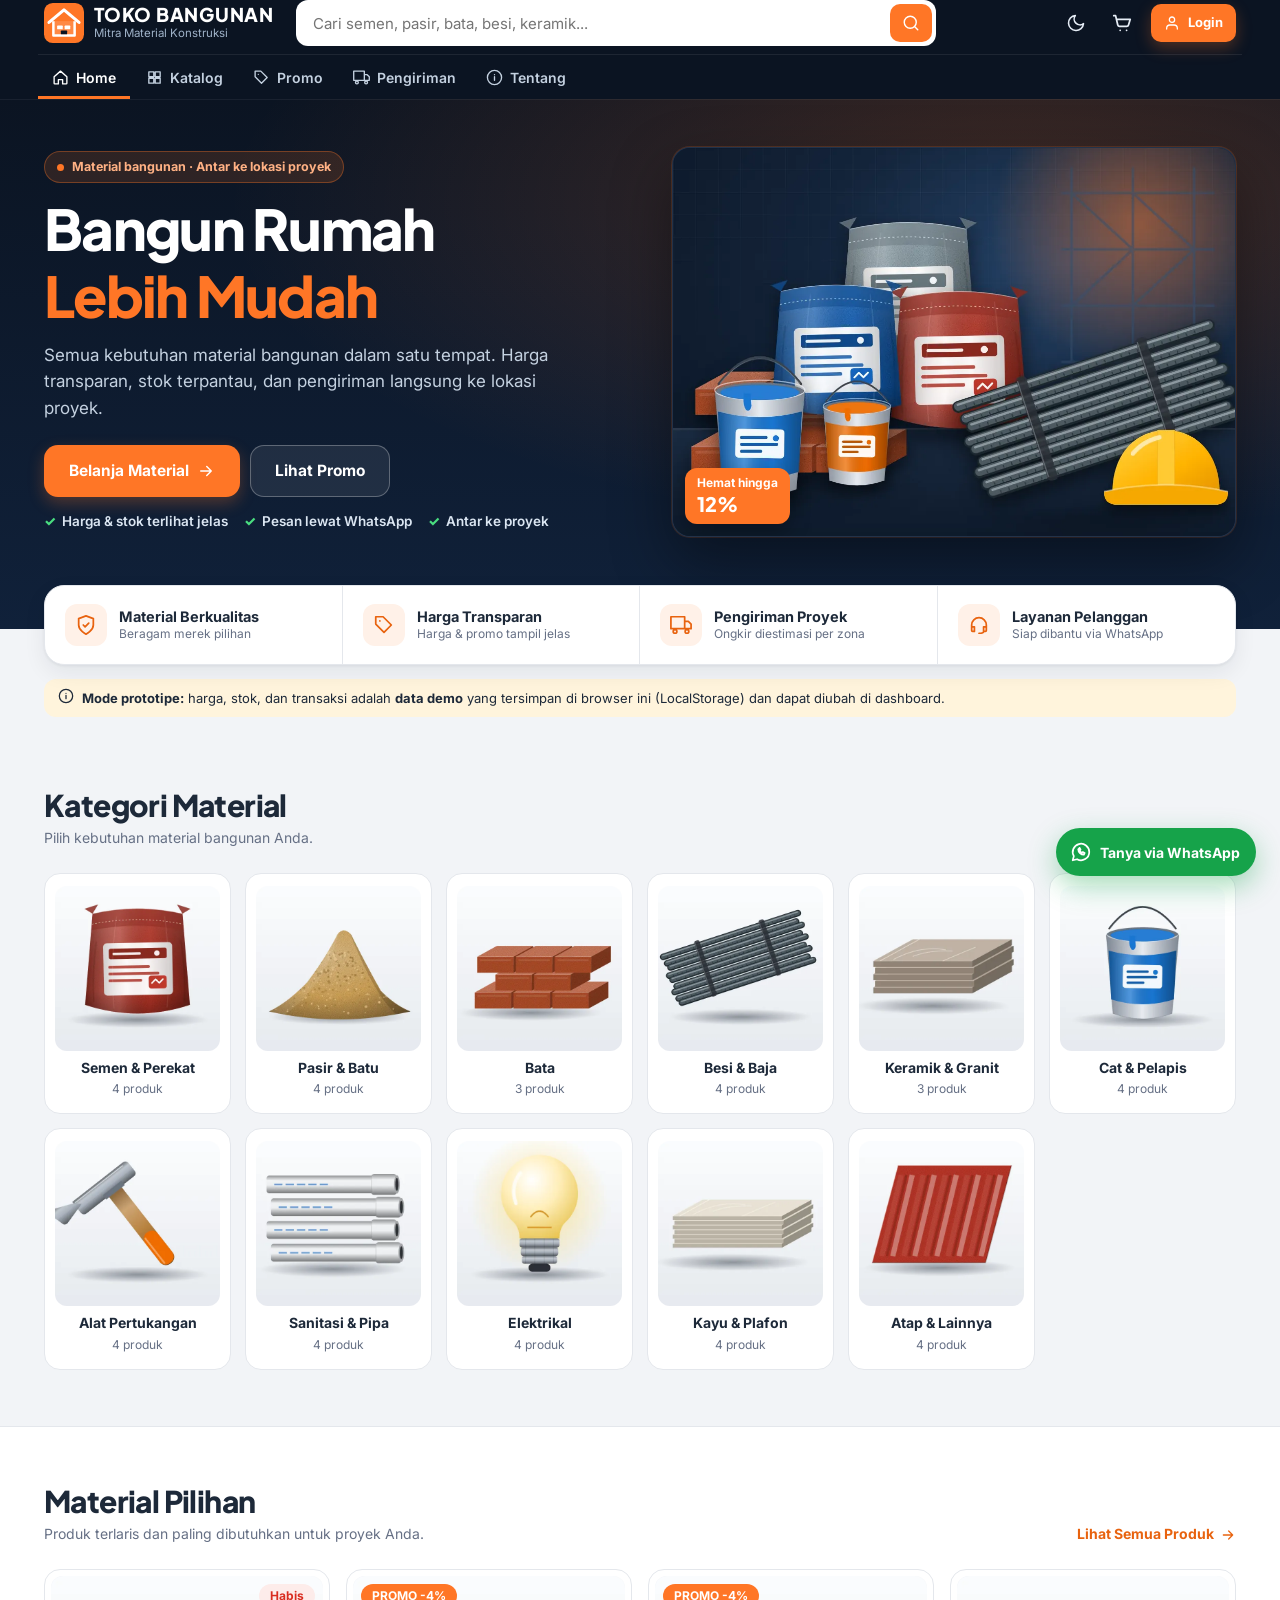
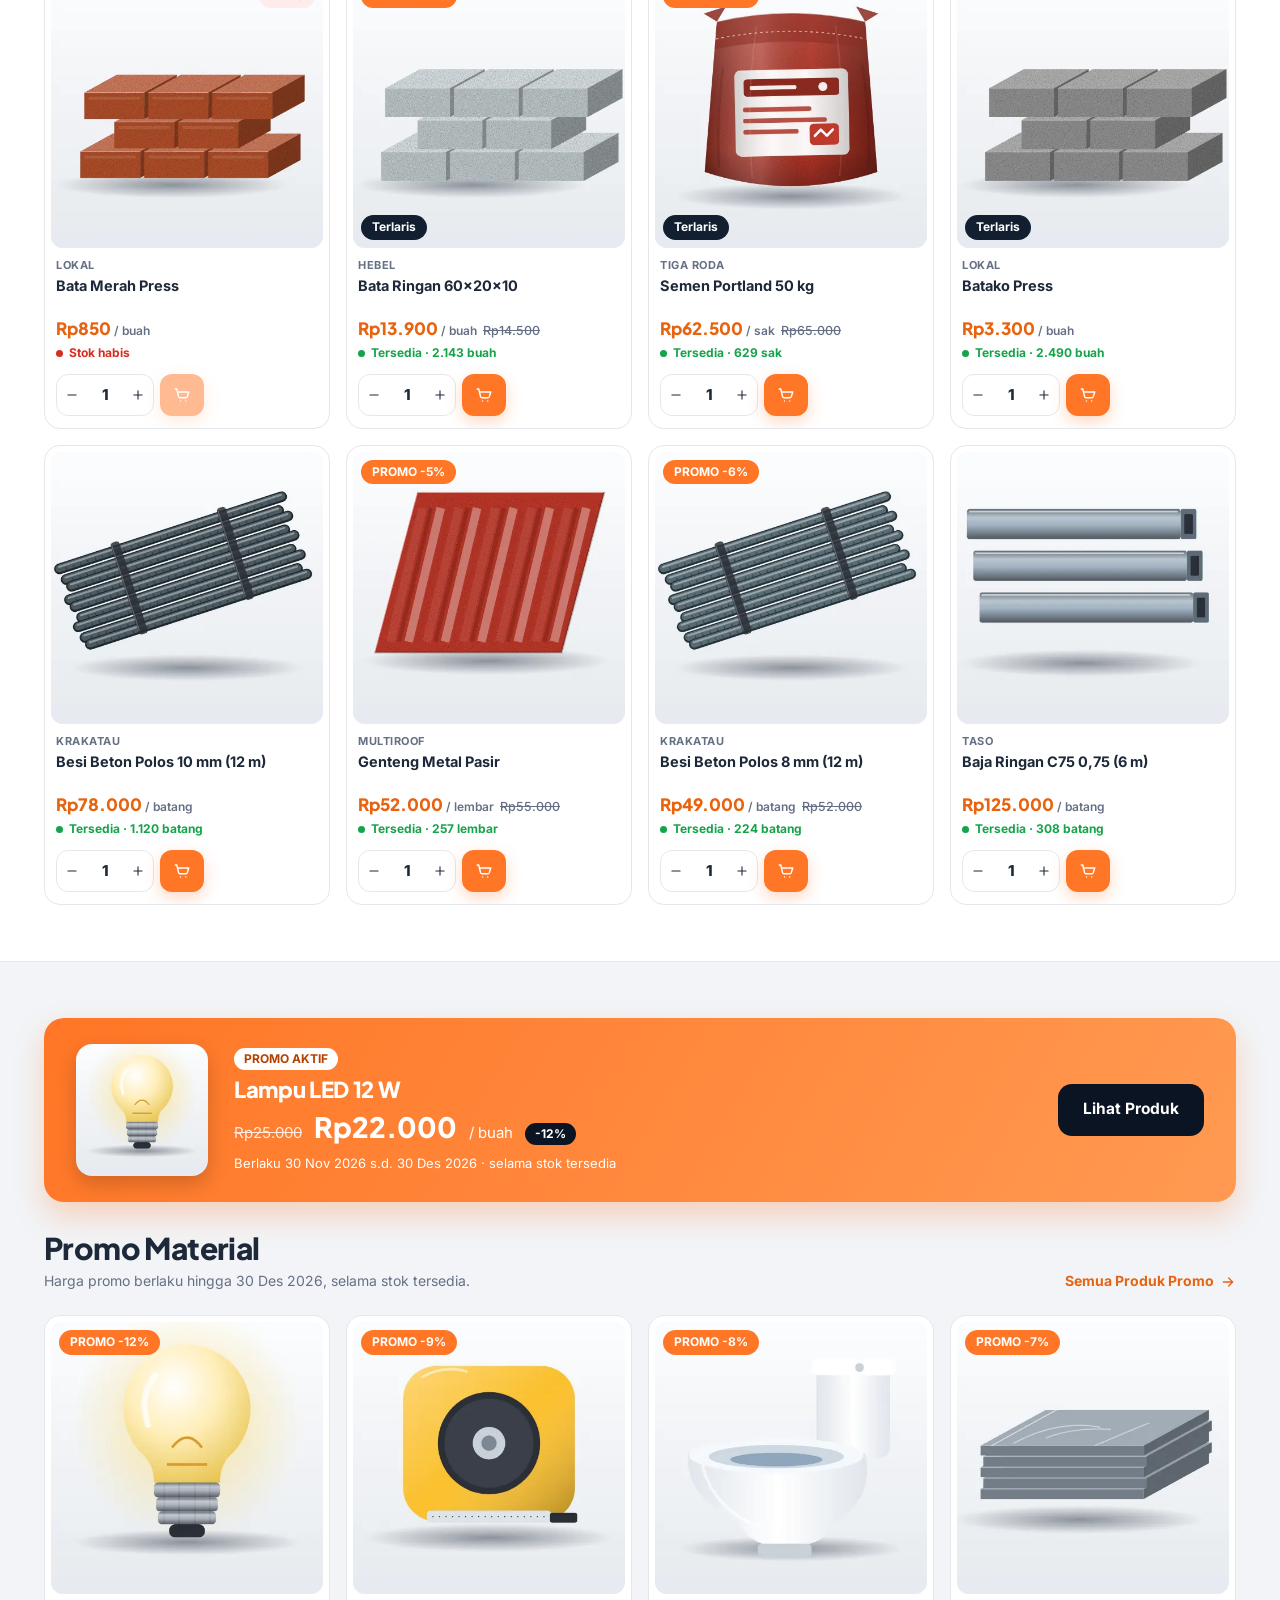
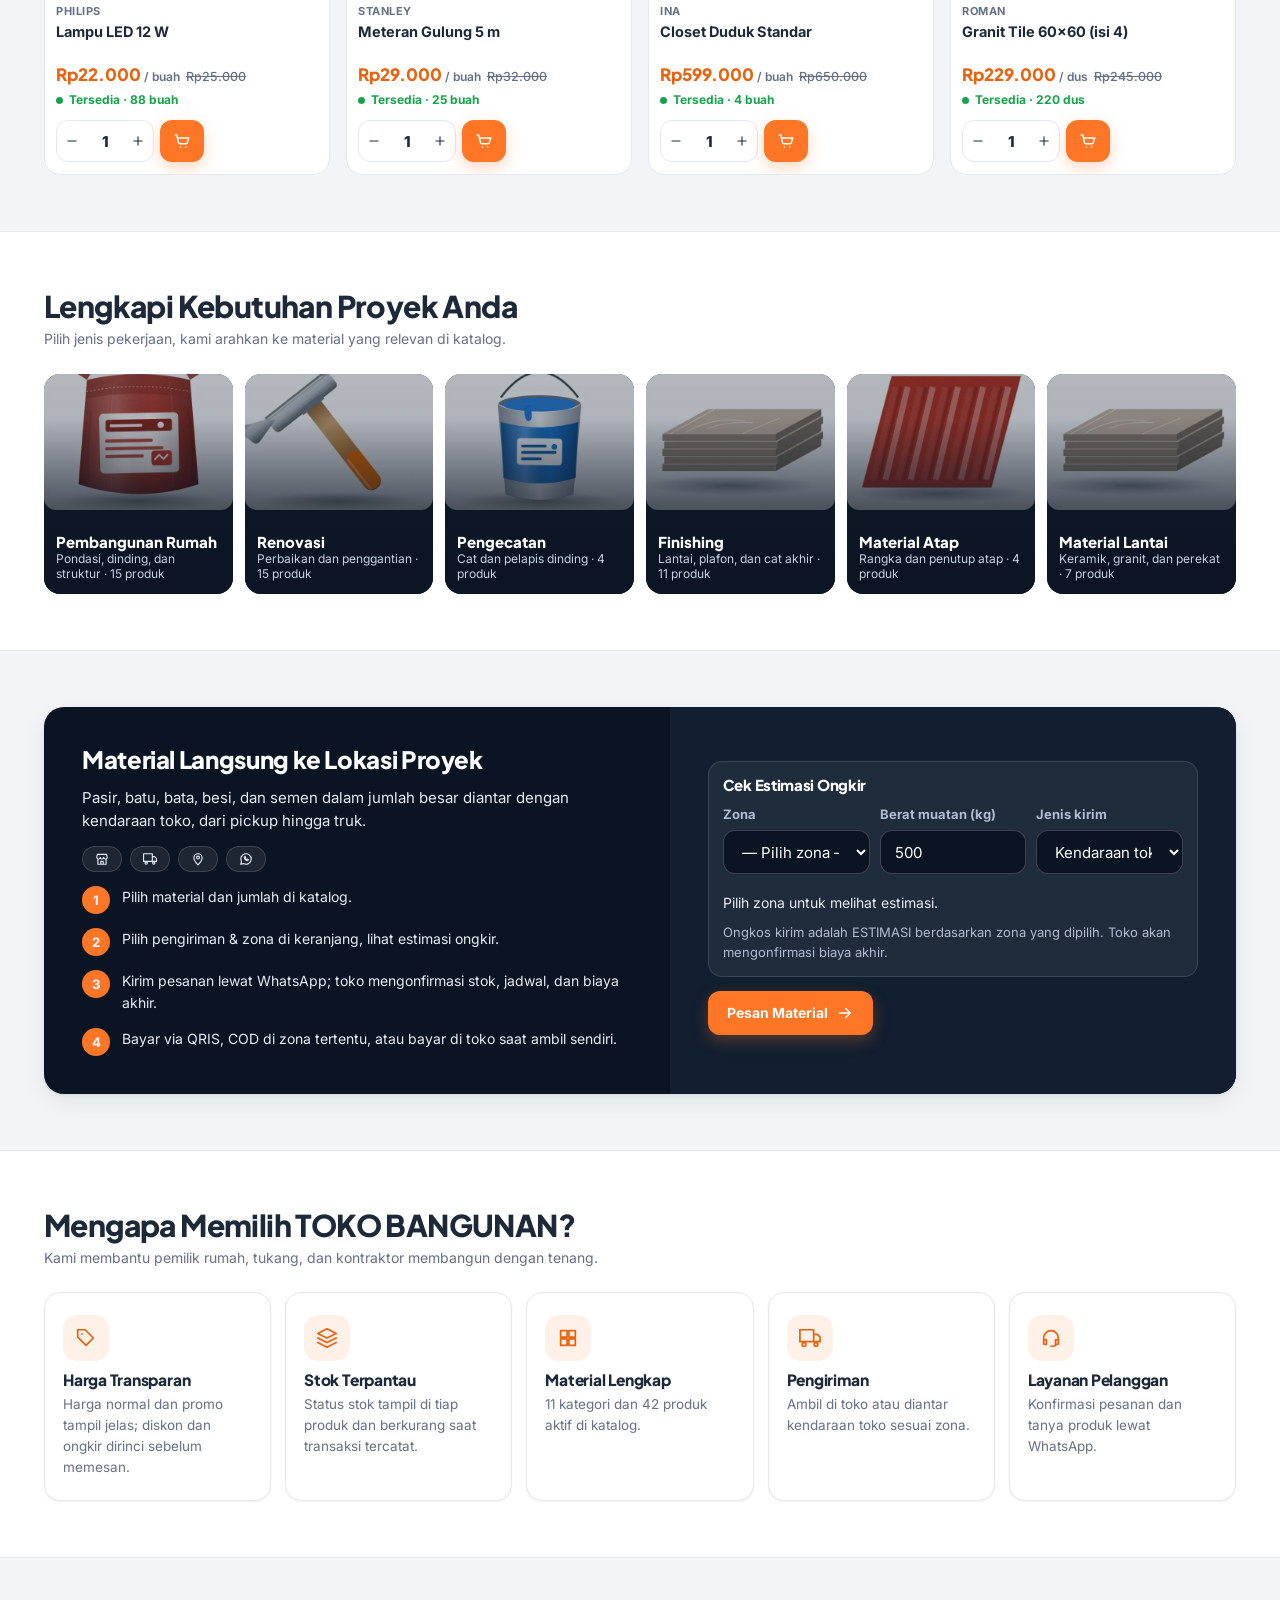
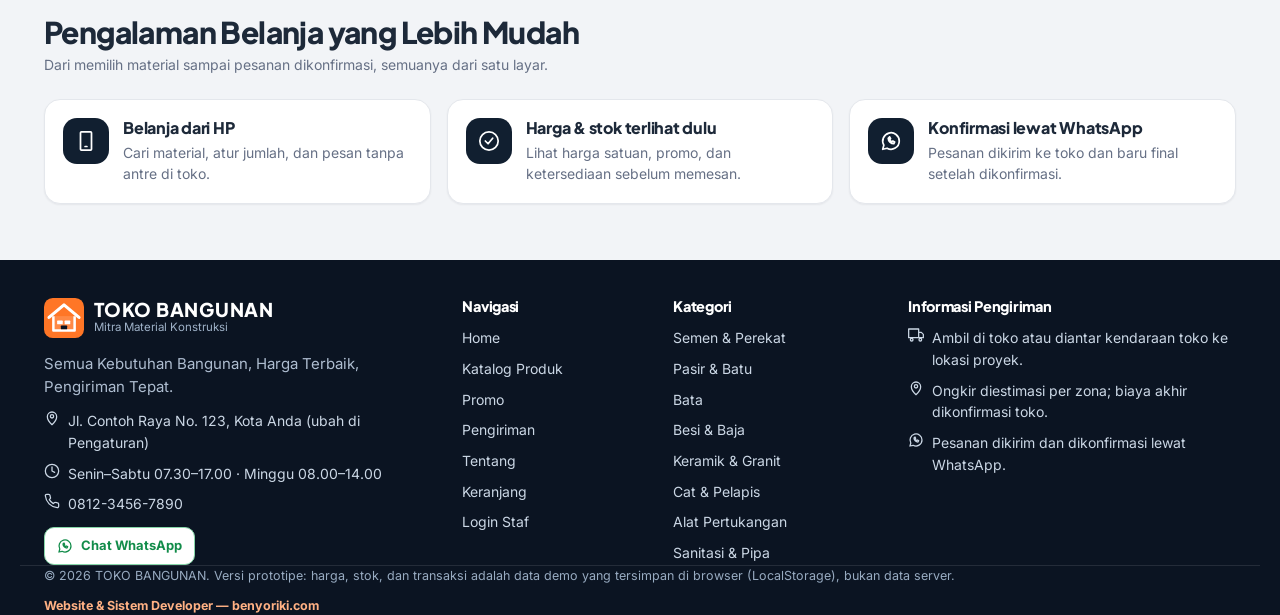
<file: index.html>
<!DOCTYPE html>
<html lang="id" data-theme="light">
<head>
<meta charset="utf-8">
<meta name="viewport" content="width=device-width, initial-scale=1">
<title>TOKO BANGUNAN — Material Lengkap, Harga Jelas, Antar ke Proyek</title>
<meta name="description" content="Toko material bangunan: semen, pasir, bata, besi, keramik, cat, dan peralatan. Harga transparan, status stok jelas, pengiriman material ke lokasi proyek.">
<meta name="theme-color" content="#0B1422">
<link rel="canonical" href="https://benyoriki.github.io/TokoBangunan/">
<meta property="og:type" content="website">
<meta property="og:site_name" content="TOKO BANGUNAN">
<meta property="og:locale" content="id_ID">
<meta property="og:url" content="https://benyoriki.github.io/TokoBangunan/">
<meta property="og:title" content="TOKO BANGUNAN — Material Lengkap, Harga Jelas, Antar ke Proyek">
<meta property="og:description" content="Semen, pasir, bata, besi, keramik &amp; cat dalam satu tempat. Cek harga &amp; stok, pesan via WhatsApp, diantar ke lokasi proyek. Belanja material lebih mudah!">
<meta property="og:image" content="https://benyoriki.github.io/TokoBangunan/og-image.jpg">
<meta property="og:image:type" content="image/jpeg">
<meta property="og:image:width" content="1200">
<meta property="og:image:height" content="628">
<meta property="og:image:alt" content="TOKO BANGUNAN — Lengkap, Berkualitas, Terpercaya">
<meta name="twitter:card" content="summary_large_image">
<meta name="twitter:title" content="TOKO BANGUNAN — Material Lengkap, Harga Jelas, Antar ke Proyek">
<meta name="twitter:description" content="Semen, pasir, bata, besi, keramik &amp; cat dalam satu tempat. Pesan via WhatsApp, diantar ke lokasi proyek.">
<meta name="twitter:image" content="https://benyoriki.github.io/TokoBangunan/og-image.jpg">
<link rel="manifest" href="manifest.json">
<link rel="icon" href="icon.svg" type="image/svg+xml">
<link rel="apple-touch-icon" href="icon-192.png">
<script>(function(){try{var t=localStorage.getItem('tb_theme');if(t!=='dark'&&t!=='light')t=(window.matchMedia&&matchMedia('(prefers-color-scheme: dark)').matches)?'dark':'light';document.documentElement.setAttribute('data-theme',t);if(sessionStorage.getItem('tb_loaded')){document.documentElement.classList.add('no-loader')}else{document.documentElement.classList.add('loading')}}catch(e){}})();</script>
<link rel="preconnect" href="https://fonts.googleapis.com">
<link rel="preconnect" href="https://fonts.gstatic.com" crossorigin>
<link rel="stylesheet" href="https://fonts.googleapis.com/css2?family=Inter:wght@400;500;600;700&family=Plus+Jakarta+Sans:wght@700;800&display=swap">
<link rel="stylesheet" href="style.css">
<link rel="stylesheet" href="responsive.css">
</head>
<body data-shell="public" data-active="home">
<div id="tb-loader" role="status" aria-live="polite" aria-label="Memuat TOKO BANGUNAN"><div class="ld-grid" aria-hidden="true"></div><div class="ld-glow" aria-hidden="true"></div><div class="ld-box"><div class="ld-logo"><i class="ld-ring"></i><svg width="96" height="96" viewBox="0 0 64 64" role="img" aria-label="Logo TOKO BANGUNAN"><rect width="64" height="64" rx="15" fill="#FF7626"/><path class="ld-roof" d="M8 31L32 11l24 20" fill="none" stroke="#fff" stroke-width="5" stroke-linecap="round" stroke-linejoin="round"/><path d="M15 29v23h34V29" fill="#fff" fill-opacity=".14" stroke="#fff" stroke-width="4" stroke-linejoin="round"/><rect x="21" y="36" width="9" height="6" rx="1" fill="#fff"/><rect x="33" y="36" width="9" height="6" rx="1" fill="#fff"/><rect x="27" y="44" width="10" height="6" rx="1" fill="#0B1422"/></svg></div><b class="ld-name">TOKO BANGUNAN</b><div class="ld-sub">Mitra Material Konstruksi</div><div class="ld-bricks" aria-hidden="true"><i></i><i></i><i></i><i></i><i></i><i></i></div><div class="ld-bar"><i id="ld-fill"></i></div><div class="ld-meta"><span id="ld-msg">Menyiapkan sistem…</span><span id="ld-pct">0%</span></div><button type="button" class="ld-skip" id="ld-skip">Lewati</button></div><div class="ld-foot" aria-hidden="true">Katalog &bull; Keranjang &bull; Kasir &bull; Stok</div></div>
<div id="site-header"></div>
<main id="page">

<section class="hero" aria-label="Banner utama">
  <div class="container hero-inner">
    <div class="hero-copy">
      <span class="hero-eyebrow">Material bangunan · Antar ke lokasi proyek</span>
      <h1>Bangun Rumah <em>Lebih Mudah</em></h1>
      <p>Semua kebutuhan material bangunan dalam satu tempat. Harga transparan, stok terpantau, dan pengiriman langsung ke lokasi proyek.</p>
      <div class="hero-cta">
        <a class="btn btn-primary btn-lg" href="katalog.html" id="cta-belanja">Belanja Material <span data-ic="arrow" data-size="18"></span></a>
        <a class="btn btn-ghost-on-dark btn-lg" href="#promo" id="cta-promo">Lihat Promo</a>
      </div>
      <ul class="hero-points"><li>Harga &amp; stok terlihat jelas</li><li>Pesan lewat WhatsApp</li><li>Antar ke proyek</li></ul>
      <nav class="quick-cats" aria-label="Kategori cepat"><a href="katalog.html?cat=semen">Semen</a><a href="katalog.html?cat=pasir">Pasir &amp; Batu</a><a href="katalog.html?cat=bata">Bata</a><a href="katalog.html?cat=besi">Besi</a><a href="katalog.html?cat=keramik">Keramik</a><a href="katalog.html?cat=cat">Cat</a><a href="katalog.html?cat=atap">Atap</a></nav>
    </div>
    <div class="hero-media">
      <img id="hero-img" src="assets/hero.webp" alt="Material bangunan: semen, bata, besi beton, dan cat" width="1100" height="760" fetchpriority="high" decoding="async">
      <div class="hero-badge" id="hero-badge" hidden><span>Hemat hingga</span><b id="hero-pct">0%</b></div>
    </div>
  </div>
</section>
<div class="container">
  <div class="trust-strip" id="feat-strip" aria-label="Keunggulan"></div>
  <div id="demo-banner"></div>
</div>

<section class="section" aria-labelledby="kat-title">
  <div class="container">
    <div class="sec-head"><div><h2 id="kat-title">Kategori Material</h2><p>Pilih kebutuhan material bangunan Anda.</p></div><a class="link-more" href="katalog.html">Lihat Semua <span data-ic="arrow" data-size="16"></span></a></div>
    <div class="cat-grid" id="cat-grid"></div>
  </div>
</section>

<section class="section alt" aria-labelledby="best-title">
  <div class="container">
    <div class="sec-head"><div><h2 id="best-title">Material Pilihan</h2><p>Produk terlaris dan paling dibutuhkan untuk proyek Anda.</p></div><a class="link-more" href="katalog.html">Lihat Semua Produk <span data-ic="arrow" data-size="16"></span></a></div>
    <div class="prod-grid" id="best-grid"></div>
  </div>
</section>

<section class="section" id="promo" aria-labelledby="promo-today-title">
  <div class="container">
    <div id="promo-banner"></div>
    <div class="sec-head" style="margin-top:28px"><div><h2 id="promo-today-title">Promo Material</h2><p id="promo-period"></p></div><a class="link-more" href="katalog.html?promo=1">Semua Produk Promo <span data-ic="arrow" data-size="16"></span></a></div>
    <div class="prod-grid" id="promo-grid"></div>
  </div>
</section>

<section class="section alt" id="proyek" aria-labelledby="proj-title">
  <div class="container">
    <div class="sec-head"><div><h2 id="proj-title">Lengkapi Kebutuhan Proyek Anda</h2><p>Pilih jenis pekerjaan, kami arahkan ke material yang relevan di katalog.</p></div></div>
    <div class="proj-grid" id="proj-grid"></div>
  </div>
</section>

<section class="section" id="pengiriman" aria-labelledby="ship-title">
  <div class="container">
    <div class="ship-banner">
      <div class="l">
        <h3 id="ship-title">Material Langsung ke Lokasi Proyek</h3>
        <p>Pasir, batu, bata, besi, dan semen dalam jumlah besar diantar dengan kendaraan toko, dari pickup hingga truk.</p>
        <div class="ship-chips"><span data-ic="store" data-size="14"> Ambil di toko</span><span data-ic="truck" data-size="14"> Kendaraan toko</span><span data-ic="pin" data-size="14"> Zona pengiriman</span><span data-ic="wa" data-size="14"> Konfirmasi jadwal</span></div>
        <ul class="ship-steps">
          <li><span class="n">1</span><span>Pilih material dan jumlah di katalog.</span></li>
          <li><span class="n">2</span><span>Pilih pengiriman &amp; zona di keranjang, lihat estimasi ongkir.</span></li>
          <li><span class="n">3</span><span>Kirim pesanan lewat WhatsApp; toko mengonfirmasi stok, jadwal, dan biaya akhir.</span></li>
          <li><span class="n">4</span><span>Bayar via QRIS, COD di zona tertentu, atau bayar di toko saat ambil sendiri.</span></li>
        </ul>
      </div>
      <div class="r">
        <div class="est-box" id="est-box">
          <h4>Cek Estimasi Ongkir</h4>
          <div class="row">
            <label class="field"><span>Zona</span><select class="input" id="est-zone"></select></label>
            <label class="field"><span>Berat muatan (kg)</span><input class="input" id="est-kg" type="number" min="1" step="10" value="500" inputmode="numeric"></label>
            <label class="field"><span>Jenis kirim</span><select class="input" id="est-method"><option value="delivery">Kendaraan toko</option><option value="heavy">Material berat / jumlah besar</option></select></label>
          </div>
          <div class="est-out" id="est-out"></div>
          <p class="small muted-light" id="est-note" style="margin:8px 0 0"></p>
        </div>
        <p style="margin-top:14px"><a class="btn btn-primary" href="katalog.html">Pesan Material <span data-ic="arrow" data-size="18"></span></a></p>
      </div>
    </div>
  </div>
</section>

<section class="section alt" id="tentang" aria-labelledby="why-title">
  <div class="container">
    <div class="sec-head"><div><h2 id="why-title">Mengapa Memilih TOKO BANGUNAN?</h2><p>Kami membantu pemilik rumah, tukang, dan kontraktor membangun dengan tenang.</p></div></div>
    <div class="why-grid" id="why-grid"></div>
  </div>
</section>

<section class="section" aria-labelledby="exp-title">
  <div class="container">
    <div class="sec-head"><div><h2 id="exp-title">Pengalaman Belanja yang Lebih Mudah</h2><p>Dari memilih material sampai pesanan dikonfirmasi, semuanya dari satu layar.</p></div></div>
    <div class="exp-grid" id="exp-grid"></div>
  </div>
</section>

</main>
<div id="site-footer"></div>
<script src="data.js"></script>
<script src="simulasi.js"></script>
<script src="art.js"></script>
<script src="app.js"></script>
<script src="auth.js"></script>
<script src="home.js"></script>
</body>
</html>
</file>
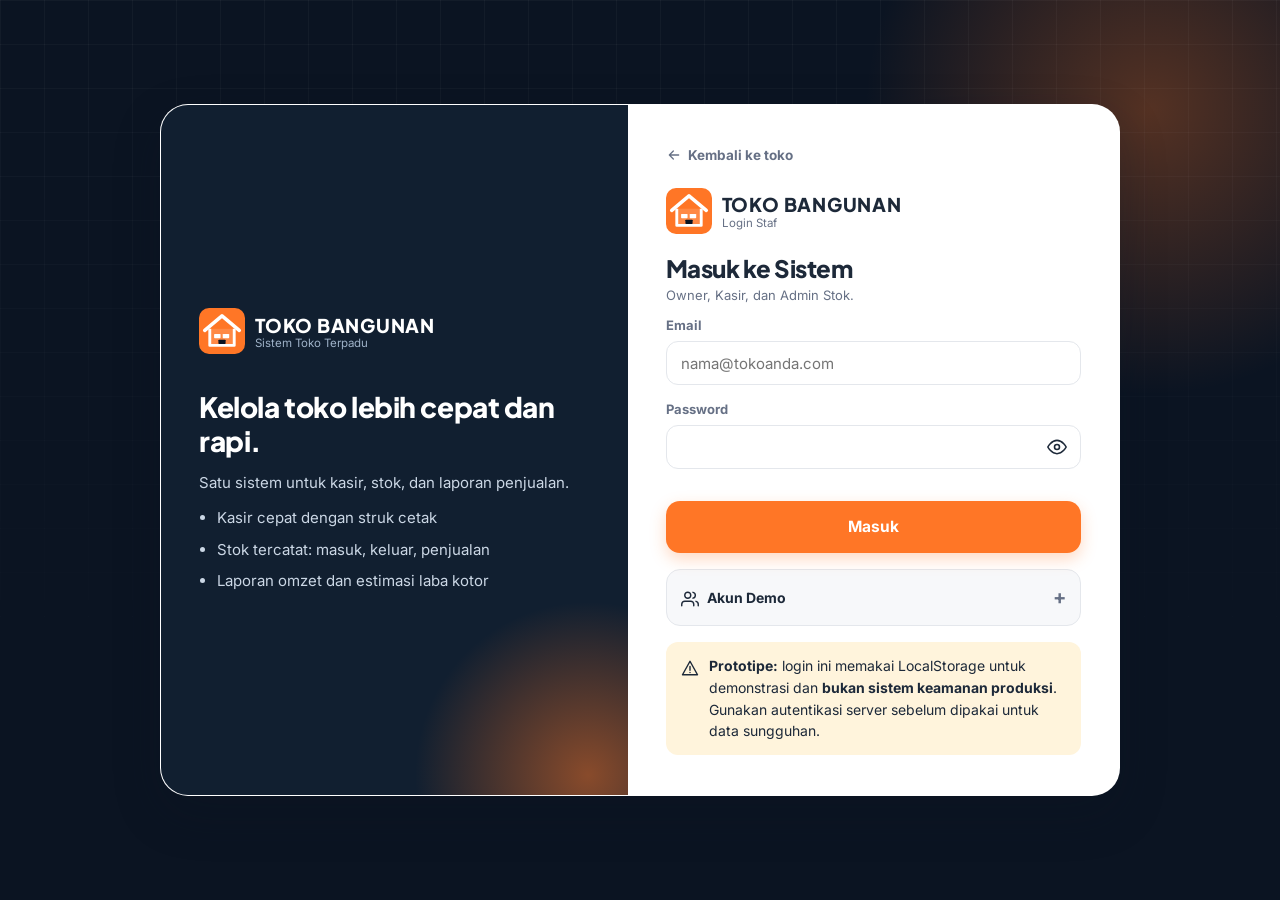
<file: admin-stok.html>
<!DOCTYPE html>
<html lang="id" data-theme="light">
<head>
<meta charset="utf-8">
<meta name="viewport" content="width=device-width, initial-scale=1">
<title>Dashboard Admin Stok — TOKO BANGUNAN</title>
<meta name="description" content="Inventaris dan pengelolaan stok toko bangunan.">
<meta name="robots" content="noindex,nofollow">
<meta name="theme-color" content="#0B1422">
<link rel="manifest" href="manifest.json">
<link rel="icon" href="icon.svg" type="image/svg+xml">
<link rel="apple-touch-icon" href="icon-192.png">
<script>(function(){try{var t=localStorage.getItem('tb_theme');if(t!=='dark'&&t!=='light')t=(window.matchMedia&&matchMedia('(prefers-color-scheme: dark)').matches)?'dark':'light';document.documentElement.setAttribute('data-theme',t);if(sessionStorage.getItem('tb_loaded')){document.documentElement.classList.add('no-loader')}else{document.documentElement.classList.add('loading')}}catch(e){}})();</script>
<link rel="preconnect" href="https://fonts.googleapis.com">
<link rel="preconnect" href="https://fonts.gstatic.com" crossorigin>
<link rel="stylesheet" href="https://fonts.googleapis.com/css2?family=Inter:wght@400;500;600;700&family=Plus+Jakarta+Sans:wght@700;800&display=swap">
<link rel="stylesheet" href="style.css">
<link rel="stylesheet" href="responsive.css">
</head>
<body class="guard-pending" data-shell="dash" data-title="Admin Stok & Inventaris" data-roles="admin,owner">
<div id="tb-loader" role="status" aria-live="polite" aria-label="Memuat TOKO BANGUNAN"><div class="ld-grid" aria-hidden="true"></div><div class="ld-glow" aria-hidden="true"></div><div class="ld-box"><div class="ld-logo"><i class="ld-ring"></i><svg width="96" height="96" viewBox="0 0 64 64" role="img" aria-label="Logo TOKO BANGUNAN"><rect width="64" height="64" rx="15" fill="#FF7626"/><path class="ld-roof" d="M8 31L32 11l24 20" fill="none" stroke="#fff" stroke-width="5" stroke-linecap="round" stroke-linejoin="round"/><path d="M15 29v23h34V29" fill="#fff" fill-opacity=".14" stroke="#fff" stroke-width="4" stroke-linejoin="round"/><rect x="21" y="36" width="9" height="6" rx="1" fill="#fff"/><rect x="33" y="36" width="9" height="6" rx="1" fill="#fff"/><rect x="27" y="44" width="10" height="6" rx="1" fill="#0B1422"/></svg></div><b class="ld-name">TOKO BANGUNAN</b><div class="ld-sub">Mitra Material Konstruksi</div><div class="ld-bricks" aria-hidden="true"><i></i><i></i><i></i><i></i><i></i><i></i></div><div class="ld-bar"><i id="ld-fill"></i></div><div class="ld-meta"><span id="ld-msg">Menyiapkan sistem…</span><span id="ld-pct">0%</span></div><button type="button" class="ld-skip" id="ld-skip">Lewati</button></div><div class="ld-foot" aria-hidden="true">Katalog &bull; Keranjang &bull; Kasir &bull; Stok</div></div>
<div class="dash" id="dash"><aside class="dash-side" id="dash-side"></aside><div class="dash-scrim" id="dash-scrim"></div><div class="dash-body"><header class="dash-top" id="dash-top"></header>
<main class="dash-main" id="page">

<div class="stat-grid" id="stok-stats"></div>
<div class="tabs" role="tablist" id="stok-tabs"><button role="tab" data-tab="inventaris" class="active">Inventaris</button><button role="tab" data-tab="mutasi">Stok Masuk / Keluar</button><button role="tab" data-tab="riwayat">Riwayat Stok</button><button role="tab" data-tab="kategori">Kategori & Satuan</button></div>
<section id="tab-inventaris">
  <div class="filter-bar">
    <label class="field grow"><span>Cari (SKU / nama / merek)</span><input class="input" type="search" id="inv-q" placeholder="Cari barang…"></label>
    <label class="field"><span>Kategori</span><select class="input" id="inv-cat"></select></label>
    <label class="field"><span>Status stok</span><select class="input" id="inv-status"><option value="">Semua</option><option value="ok">Tersedia</option><option value="low">Menipis</option><option value="out">Habis</option><option value="inactive">Nonaktif</option></select></label>
    <button class="btn btn-primary" id="inv-add" type="button"><span data-ic="plus" data-size="18"></span> Tambah Produk</button>
    <button class="btn btn-outline" id="inv-csv" type="button"><span data-ic="download" data-size="18"></span> Ekspor CSV</button>
  </div>
  <div class="tbl-wrap"><table class="tbl cards-sm" id="inv-table"><thead><tr><th class="sortable" data-sort="sku">SKU</th><th class="sortable" data-sort="name">Nama Barang</th><th class="sortable hide-md" data-sort="category">Kategori</th><th class="hide-md">Satuan</th><th class="num sortable" data-sort="stock">Stok</th><th class="num sortable hide-md" data-sort="cost">Harga Modal</th><th class="num sortable" data-sort="price">Harga Jual</th><th>Status</th><th class="actions">Aksi</th></tr></thead><tbody id="inv-body"></tbody></table></div>
  <div class="pager" id="inv-pager"></div>
</section>
<section id="tab-mutasi" hidden>
  <div class="grid-2e">
    <div class="card panel"><h3>Catat Stok Masuk</h3><form id="form-in" novalidate>
      <label class="field"><span>Produk *</span><select class="input" id="in-prod"></select></label>
      <div class="form-grid"><label class="field"><span>Jumlah masuk *</span><input class="input" type="number" min="0" step="any" id="in-qty" inputmode="decimal"></label><label class="field"><span>Satuan</span><input class="input" id="in-unit" disabled></label></div>
      <label class="field"><span>Alasan / keterangan *</span><input class="input" id="in-reason" placeholder="Contoh: Pembelian dari supplier PT Abadi, nota 123"></label>
      <p class="form-error" id="in-err" role="alert"></p><button class="btn btn-ok" type="submit">Simpan Stok Masuk</button></form></div>
    <div class="card panel"><h3>Catat Stok Keluar</h3><form id="form-out" novalidate>
      <label class="field"><span>Produk *</span><select class="input" id="out-prod"></select></label>
      <div class="form-grid"><label class="field"><span>Jumlah keluar *</span><input class="input" type="number" min="0" step="any" id="out-qty" inputmode="decimal"></label><label class="field"><span>Stok tersedia</span><input class="input" id="out-avail" disabled></label></div>
      <label class="field"><span>Alasan / keterangan *</span><input class="input" id="out-reason" placeholder="Contoh: Rusak/pecah, retur supplier, pemakaian toko"></label>
      <p class="form-error" id="out-err" role="alert"></p><button class="btn btn-danger" type="submit">Simpan Stok Keluar</button></form></div>
  </div>
  <div class="alert info"><span data-ic="info" data-size="18"></span><span>Penjualan kasir dan pesanan online mengurangi stok otomatis. Gunakan form ini hanya untuk stok masuk, keluar non-penjualan, dan koreksi hasil opname. Setiap perubahan mencatat waktu, jumlah, alasan, dan pengguna.</span></div>
  <div class="card panel"><h3>Koreksi Stok (Opname)</h3><form id="form-fix" novalidate class="filter-bar" style="margin:0">
    <label class="field grow"><span>Produk</span><select class="input" id="fix-prod"></select></label>
    <label class="field"><span>Stok hasil hitung fisik</span><input class="input" type="number" min="0" step="any" id="fix-qty"></label>
    <label class="field grow"><span>Alasan *</span><input class="input" id="fix-reason" placeholder="Contoh: Opname bulanan"></label>
    <button class="btn btn-outline" type="submit">Terapkan Koreksi</button></form><p class="form-error" id="fix-err" role="alert"></p></div>
</section>
<section id="tab-riwayat" hidden>
  <div class="filter-bar"><label class="field grow"><span>Cari produk / alasan</span><input class="input" type="search" id="mv-q"></label>
    <label class="field"><span>Jenis</span><select class="input" id="mv-type"><option value="">Semua</option><option value="masuk">Masuk</option><option value="keluar">Keluar</option><option value="koreksi">Koreksi</option><option value="penjualan">Penjualan kasir</option><option value="pesanan">Pesanan online</option><option value="pembatalan">Pembatalan</option></select></label>
    <button class="btn btn-outline" id="mv-csv" type="button"><span data-ic="download" data-size="18"></span> Ekspor CSV</button></div>
  <div class="tbl-wrap"><table class="tbl cards-sm"><thead><tr><th>Waktu</th><th>SKU</th><th>Produk</th><th>Jenis</th><th class="num">Jumlah</th><th class="num">Sebelum → Sesudah</th><th>Alasan</th><th>Pengguna</th></tr></thead><tbody id="mv-body"></tbody></table></div>
  <div class="pager" id="mv-pager"></div>
</section>
<section id="tab-kategori" hidden>
  <div class="grid-2e">
    <div class="card panel"><h3>Kategori</h3><div id="cat-list"></div>
      <form id="form-cat" class="filter-bar" style="margin:12px 0 0"><label class="field grow"><span>Nama kategori baru</span><input class="input" id="cat-name" placeholder="Contoh: Perlengkapan Taman"></label><button class="btn btn-primary" type="submit">Tambah</button></form><p class="form-error" id="cat-err" role="alert"></p></div>
    <div class="card panel"><h3>Satuan</h3><div id="unit-list" class="chips"></div>
      <form id="form-unit" class="filter-bar" style="margin:12px 0 0"><label class="field grow"><span>Satuan baru</span><input class="input" id="unit-name" placeholder="Contoh: bundle"></label><button class="btn btn-primary" type="submit">Tambah</button></form><p class="form-error" id="unit-err" role="alert"></p></div>
  </div>
</section>

</main>
<div id="dash-foot"></div></div></div>
<script src="data.js"></script>
<script src="simulasi.js"></script>
<script src="art.js"></script>
<script src="app.js"></script>
<script src="auth.js"></script>
<script src="admin-stok.js"></script>
</body>
</html>
</file>
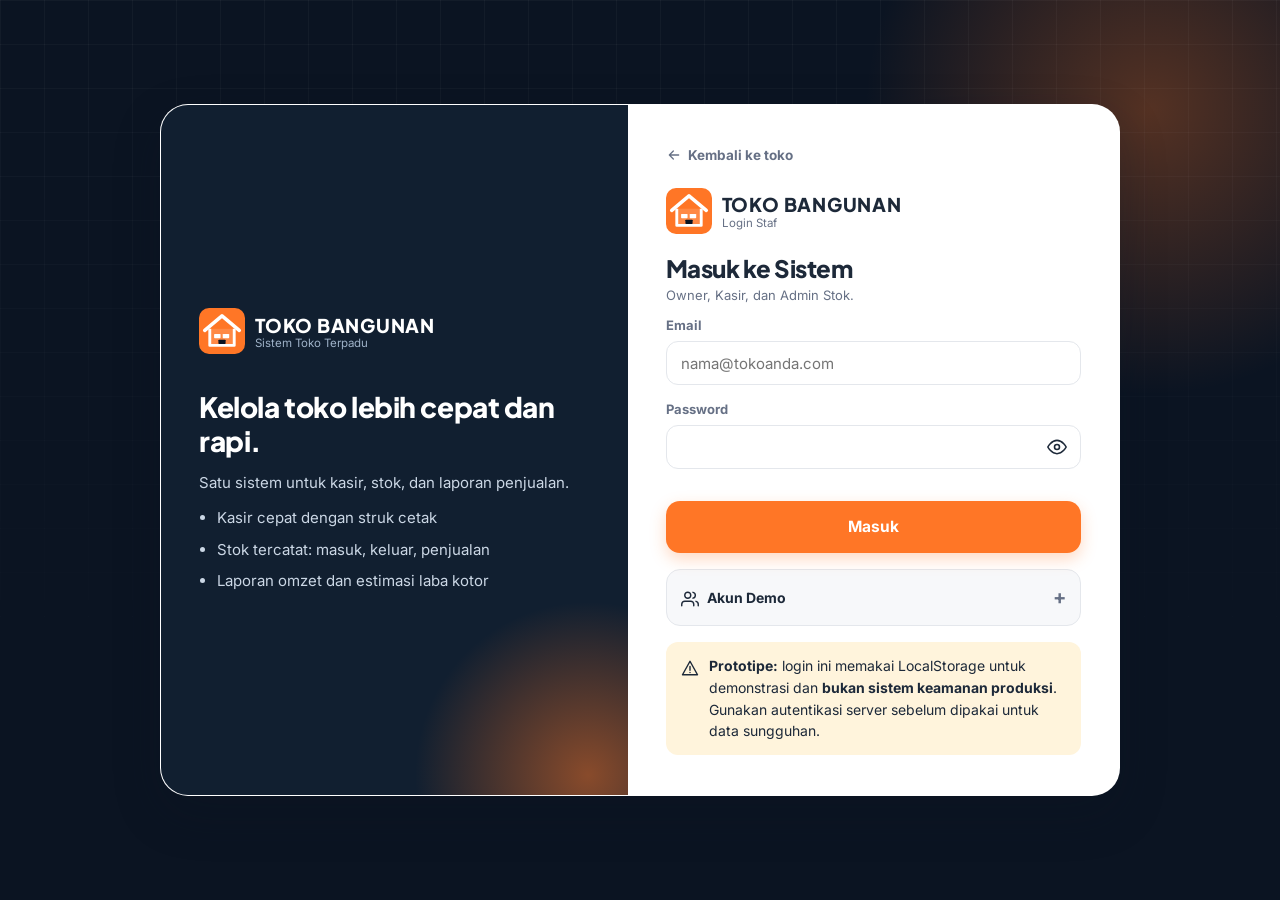
<file: kas.html>
<!DOCTYPE html>
<html lang="id" data-theme="light">
<head>
<meta charset="utf-8">
<meta name="viewport" content="width=device-width, initial-scale=1">
<title>Kas & Pengeluaran — TOKO BANGUNAN</title>
<meta name="description" content="Buku kas masuk dan keluar toko bangunan.">
<meta name="robots" content="noindex,nofollow">
<meta name="theme-color" content="#0B1422">
<link rel="manifest" href="manifest.json">
<link rel="icon" href="icon.svg" type="image/svg+xml">
<link rel="apple-touch-icon" href="icon-192.png">
<script>(function(){try{var t=localStorage.getItem('tb_theme');if(t!=='dark'&&t!=='light')t=(window.matchMedia&&matchMedia('(prefers-color-scheme: dark)').matches)?'dark':'light';document.documentElement.setAttribute('data-theme',t);if(sessionStorage.getItem('tb_loaded')){document.documentElement.classList.add('no-loader')}else{document.documentElement.classList.add('loading')}}catch(e){}})();</script>
<link rel="preconnect" href="https://fonts.googleapis.com">
<link rel="preconnect" href="https://fonts.gstatic.com" crossorigin>
<link rel="stylesheet" href="https://fonts.googleapis.com/css2?family=Inter:wght@400;500;600;700&family=Plus+Jakarta+Sans:wght@700;800&display=swap">
<link rel="stylesheet" href="style.css">
<link rel="stylesheet" href="responsive.css">
</head>
<body class="guard-pending" data-shell="dash" data-title="Kas & Pengeluaran" data-roles="owner">
<div id="tb-loader" role="status" aria-live="polite" aria-label="Memuat TOKO BANGUNAN"><div class="ld-grid" aria-hidden="true"></div><div class="ld-glow" aria-hidden="true"></div><div class="ld-box"><div class="ld-logo"><i class="ld-ring"></i><svg width="96" height="96" viewBox="0 0 64 64" role="img" aria-label="Logo TOKO BANGUNAN"><rect width="64" height="64" rx="15" fill="#FF7626"/><path class="ld-roof" d="M8 31L32 11l24 20" fill="none" stroke="#fff" stroke-width="5" stroke-linecap="round" stroke-linejoin="round"/><path d="M15 29v23h34V29" fill="#fff" fill-opacity=".14" stroke="#fff" stroke-width="4" stroke-linejoin="round"/><rect x="21" y="36" width="9" height="6" rx="1" fill="#fff"/><rect x="33" y="36" width="9" height="6" rx="1" fill="#fff"/><rect x="27" y="44" width="10" height="6" rx="1" fill="#0B1422"/></svg></div><b class="ld-name">TOKO BANGUNAN</b><div class="ld-sub">Mitra Material Konstruksi</div><div class="ld-bricks" aria-hidden="true"><i></i><i></i><i></i><i></i><i></i><i></i></div><div class="ld-bar"><i id="ld-fill"></i></div><div class="ld-meta"><span id="ld-msg">Menyiapkan sistem…</span><span id="ld-pct">0%</span></div><button type="button" class="ld-skip" id="ld-skip">Lewati</button></div><div class="ld-foot" aria-hidden="true">Katalog &bull; Keranjang &bull; Kasir &bull; Stok</div></div>
<div class="dash" id="dash"><aside class="dash-side" id="dash-side"></aside><div class="dash-scrim" id="dash-scrim"></div><div class="dash-body"><header class="dash-top" id="dash-top"></header>
<main class="dash-main" id="page">
<div id="demo-banner"></div>
<div class="filter-bar">
  <label class="field"><span>Dari tanggal</span><input class="input" type="date" id="k-from"></label>
  <label class="field"><span>Sampai tanggal</span><input class="input" type="date" id="k-to"></label>
  <label class="field"><span>Arus</span><select class="input" id="k-dir"><option value="">Semua</option><option value="in">Kas masuk</option><option value="out">Kas keluar</option></select></label>
  <label class="field"><span>Kategori</span><select class="input" id="k-cat"></select></label>
  <label class="field grow"><span>Cari</span><input class="input" type="search" id="k-q" placeholder="Keterangan, PO, kategori…"></label>
</div>
<div class="chips" id="k-presets"><button class="chip" data-p="7">7 hari</button><button class="chip active" data-p="30">30 hari</button><button class="chip" data-p="90">90 hari</button><button class="chip" data-p="month">Bulan ini</button></div>
<div class="stat-grid" id="k-stats"></div>
<div class="grid-2">
  <div class="card panel"><h3><span>Kas Masuk vs Kas Keluar per Hari</span><span class="legend"><span><i style="background:var(--ok)"></i>Masuk</span><span><i style="background:var(--orange)"></i>Keluar</span></span></h3><div id="k-chart"></div></div>
  <div class="card panel"><h3>Pengeluaran per Kategori</h3><ol class="rank" id="k-cats"></ol></div>
</div>
<div class="card panel"><h3><span>Buku Kas</span><span><button class="btn btn-primary btn-sm" id="k-add-out" type="button">Catat Pengeluaran</button> <button class="btn btn-outline btn-sm" id="k-add-in" type="button">Catat Pemasukan</button> <button class="btn btn-outline btn-sm" id="k-csv" type="button">Ekspor CSV</button></span></h3>
  <p class="small muted">Penjualan lunas otomatis masuk kas (dikelompokkan per hari &amp; metode). Pembelian stok, gaji, dan biaya lain dicatat manual di sini.</p>
  <div class="tbl-wrap"><table class="tbl cards-sm"><thead><tr><th>Waktu</th><th>Kategori</th><th>Keterangan</th><th>Metode</th><th class="num">Masuk</th><th class="num">Keluar</th><th class="num">Saldo</th></tr></thead><tbody id="k-body"></tbody></table></div><div class="pager" id="k-pager"></div></div>
</main>
<div id="dash-foot"></div></div></div>
<script src="data.js"></script>
<script src="simulasi.js"></script>
<script src="art.js"></script>
<script src="app.js"></script>
<script src="auth.js"></script>
<script src="kas.js"></script>
</body>
</html>
</file>
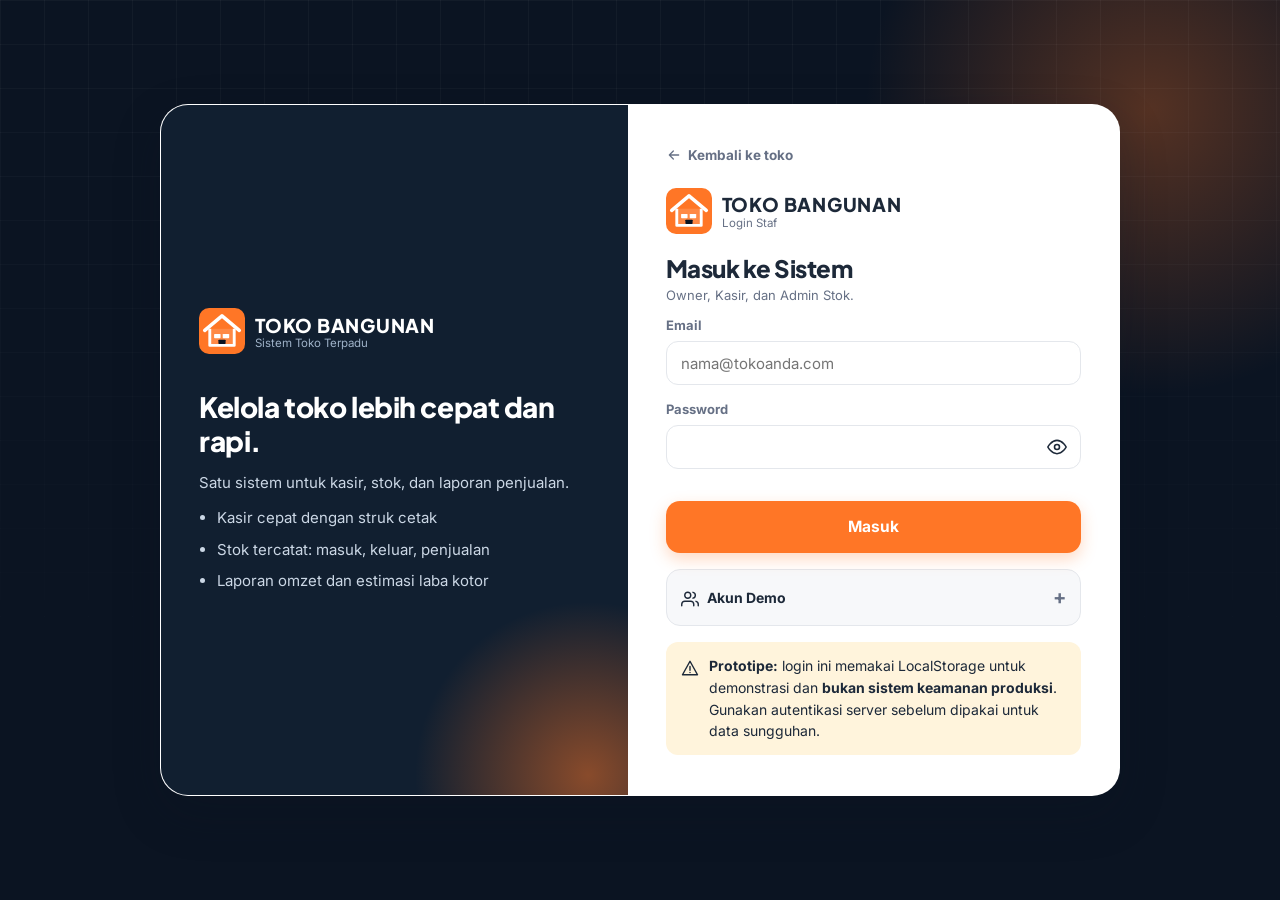
<file: kasir.html>
<!DOCTYPE html>
<html lang="id" data-theme="light">
<head>
<meta charset="utf-8">
<meta name="viewport" content="width=device-width, initial-scale=1">
<title>Dashboard Kasir — TOKO BANGUNAN</title>
<meta name="description" content="Transaksi kasir cepat untuk toko bangunan.">
<meta name="robots" content="noindex,nofollow">
<meta name="theme-color" content="#0B1422">
<link rel="manifest" href="manifest.json">
<link rel="icon" href="icon.svg" type="image/svg+xml">
<link rel="apple-touch-icon" href="icon-192.png">
<script>(function(){try{var t=localStorage.getItem('tb_theme');if(t!=='dark'&&t!=='light')t=(window.matchMedia&&matchMedia('(prefers-color-scheme: dark)').matches)?'dark':'light';document.documentElement.setAttribute('data-theme',t);if(sessionStorage.getItem('tb_loaded')){document.documentElement.classList.add('no-loader')}else{document.documentElement.classList.add('loading')}}catch(e){}})();</script>
<link rel="preconnect" href="https://fonts.googleapis.com">
<link rel="preconnect" href="https://fonts.gstatic.com" crossorigin>
<link rel="stylesheet" href="https://fonts.googleapis.com/css2?family=Inter:wght@400;500;600;700&family=Plus+Jakarta+Sans:wght@700;800&display=swap">
<link rel="stylesheet" href="style.css">
<link rel="stylesheet" href="responsive.css">
</head>
<body class="guard-pending" data-shell="dash" data-title="Dashboard Kasir" data-roles="kasir,owner">
<div id="tb-loader" role="status" aria-live="polite" aria-label="Memuat TOKO BANGUNAN"><div class="ld-grid" aria-hidden="true"></div><div class="ld-glow" aria-hidden="true"></div><div class="ld-box"><div class="ld-logo"><i class="ld-ring"></i><svg width="96" height="96" viewBox="0 0 64 64" role="img" aria-label="Logo TOKO BANGUNAN"><rect width="64" height="64" rx="15" fill="#FF7626"/><path class="ld-roof" d="M8 31L32 11l24 20" fill="none" stroke="#fff" stroke-width="5" stroke-linecap="round" stroke-linejoin="round"/><path d="M15 29v23h34V29" fill="#fff" fill-opacity=".14" stroke="#fff" stroke-width="4" stroke-linejoin="round"/><rect x="21" y="36" width="9" height="6" rx="1" fill="#fff"/><rect x="33" y="36" width="9" height="6" rx="1" fill="#fff"/><rect x="27" y="44" width="10" height="6" rx="1" fill="#0B1422"/></svg></div><b class="ld-name">TOKO BANGUNAN</b><div class="ld-sub">Mitra Material Konstruksi</div><div class="ld-bricks" aria-hidden="true"><i></i><i></i><i></i><i></i><i></i><i></i></div><div class="ld-bar"><i id="ld-fill"></i></div><div class="ld-meta"><span id="ld-msg">Menyiapkan sistem…</span><span id="ld-pct">0%</span></div><button type="button" class="ld-skip" id="ld-skip">Lewati</button></div><div class="ld-foot" aria-hidden="true">Katalog &bull; Keranjang &bull; Kasir &bull; Stok</div></div>
<div class="dash" id="dash"><aside class="dash-side" id="dash-side"></aside><div class="dash-scrim" id="dash-scrim"></div><div class="dash-body"><header class="dash-top" id="dash-top"></header>
<main class="dash-main" id="page">

<div class="tabs" role="tablist" id="kasir-tabs"><button role="tab" data-tab="pos" class="active">Transaksi Baru</button><button role="tab" data-tab="riwayat">Riwayat Transaksi</button></div>
<section id="tab-pos">
  <div class="pos" id="pos">
    <div>
      <div class="filter-bar">
        <label class="field grow"><span>Cari produk (nama / SKU / merek)</span><input class="input" type="search" id="pos-q" placeholder="Ketik untuk mencari…" autocomplete="off"></label>
        <label class="field"><span>Kategori</span><select class="input" id="pos-cat"></select></label>
      </div>
      <div class="pos-grid" id="pos-grid"></div>
    </div>
    <aside class="card pos-cart" id="pos-cart" aria-label="Keranjang transaksi">
      <h3><span>Keranjang Transaksi</span><button class="btn btn-ghost btn-sm" id="pos-clear" type="button">Kosongkan</button></h3>
      <div class="pos-lines" id="pos-lines"></div>
      <div class="pos-pay">
        <label class="field" style="margin-bottom:8px"><span>Nama pelanggan (opsional)</span><input class="input" id="pos-cust" placeholder="Pelanggan Umum"></label>
        <div class="sum-row"><span>Subtotal</span><b id="pos-sub">Rp0</b></div>
        <div class="sum-row disc" id="pos-disc-row" hidden><span id="pos-disc-label">Diskon</span><b id="pos-disc">-Rp0</b></div>
        <div class="sum-row total"><span>Total</span><span id="pos-total">Rp0</span></div>
        <div class="pay-methods" id="pos-methods"></div>
        <div id="pos-cash-box"><label class="field" style="margin:6px 0"><span>Uang diterima (Rp)</span><input class="input" type="number" min="0" step="500" inputmode="numeric" id="pos-cash"></label>
          <div class="sum-row"><span>Kembalian</span><b id="pos-change">Rp0</b></div></div>
        <div id="pos-qris-box" hidden><button class="btn btn-outline btn-block btn-sm" id="pos-show-qris" type="button">Tampilkan QRIS Toko</button>
          <label class="check" style="margin-top:8px"><input type="checkbox" id="pos-paid-confirm"> Pembayaran sudah saya cek masuk</label></div>
        <p class="form-error" id="pos-error" role="alert"></p>
        <button class="btn btn-primary btn-lg btn-block" id="pos-pay" type="button">Proses Pembayaran</button>
      </div>
    </aside>
  </div>
  <button class="btn btn-primary btn-lg pos-fab" id="pos-fab" type="button"><span data-ic="cart"></span> <span id="pos-fab-label">Keranjang (0)</span></button>
</section>
<section id="tab-riwayat" hidden>
  <div class="filter-bar">
    <label class="field"><span>Dari tanggal</span><input class="input" type="date" id="rw-from"></label>
    <label class="field"><span>Sampai</span><input class="input" type="date" id="rw-to"></label>
    <label class="field grow"><span>Cari nomor / pelanggan</span><input class="input" type="search" id="rw-q" placeholder="TRX-…"></label>
    <label class="field"><span>Jenis</span><select class="input" id="rw-type"><option value="">Semua</option><option value="pos">Kasir</option><option value="online">Pesanan online</option></select></label>
  </div>
  <div id="rw-note" class="small muted" style="margin-bottom:8px"></div>
  <div class="tbl-wrap"><table class="tbl cards-sm"><thead><tr><th>No. Transaksi</th><th>Waktu</th><th>Pelanggan</th><th>Metode</th><th class="num">Total</th><th>Status</th><th></th></tr></thead><tbody id="rw-body"></tbody></table></div>
  <div class="pager" id="rw-pager"></div>
</section>

</main>
<div id="dash-foot"></div></div></div>
<script src="data.js"></script>
<script src="simulasi.js"></script>
<script src="art.js"></script>
<script src="app.js"></script>
<script src="auth.js"></script>
<script src="kasir.js"></script>
</body>
</html>
</file>
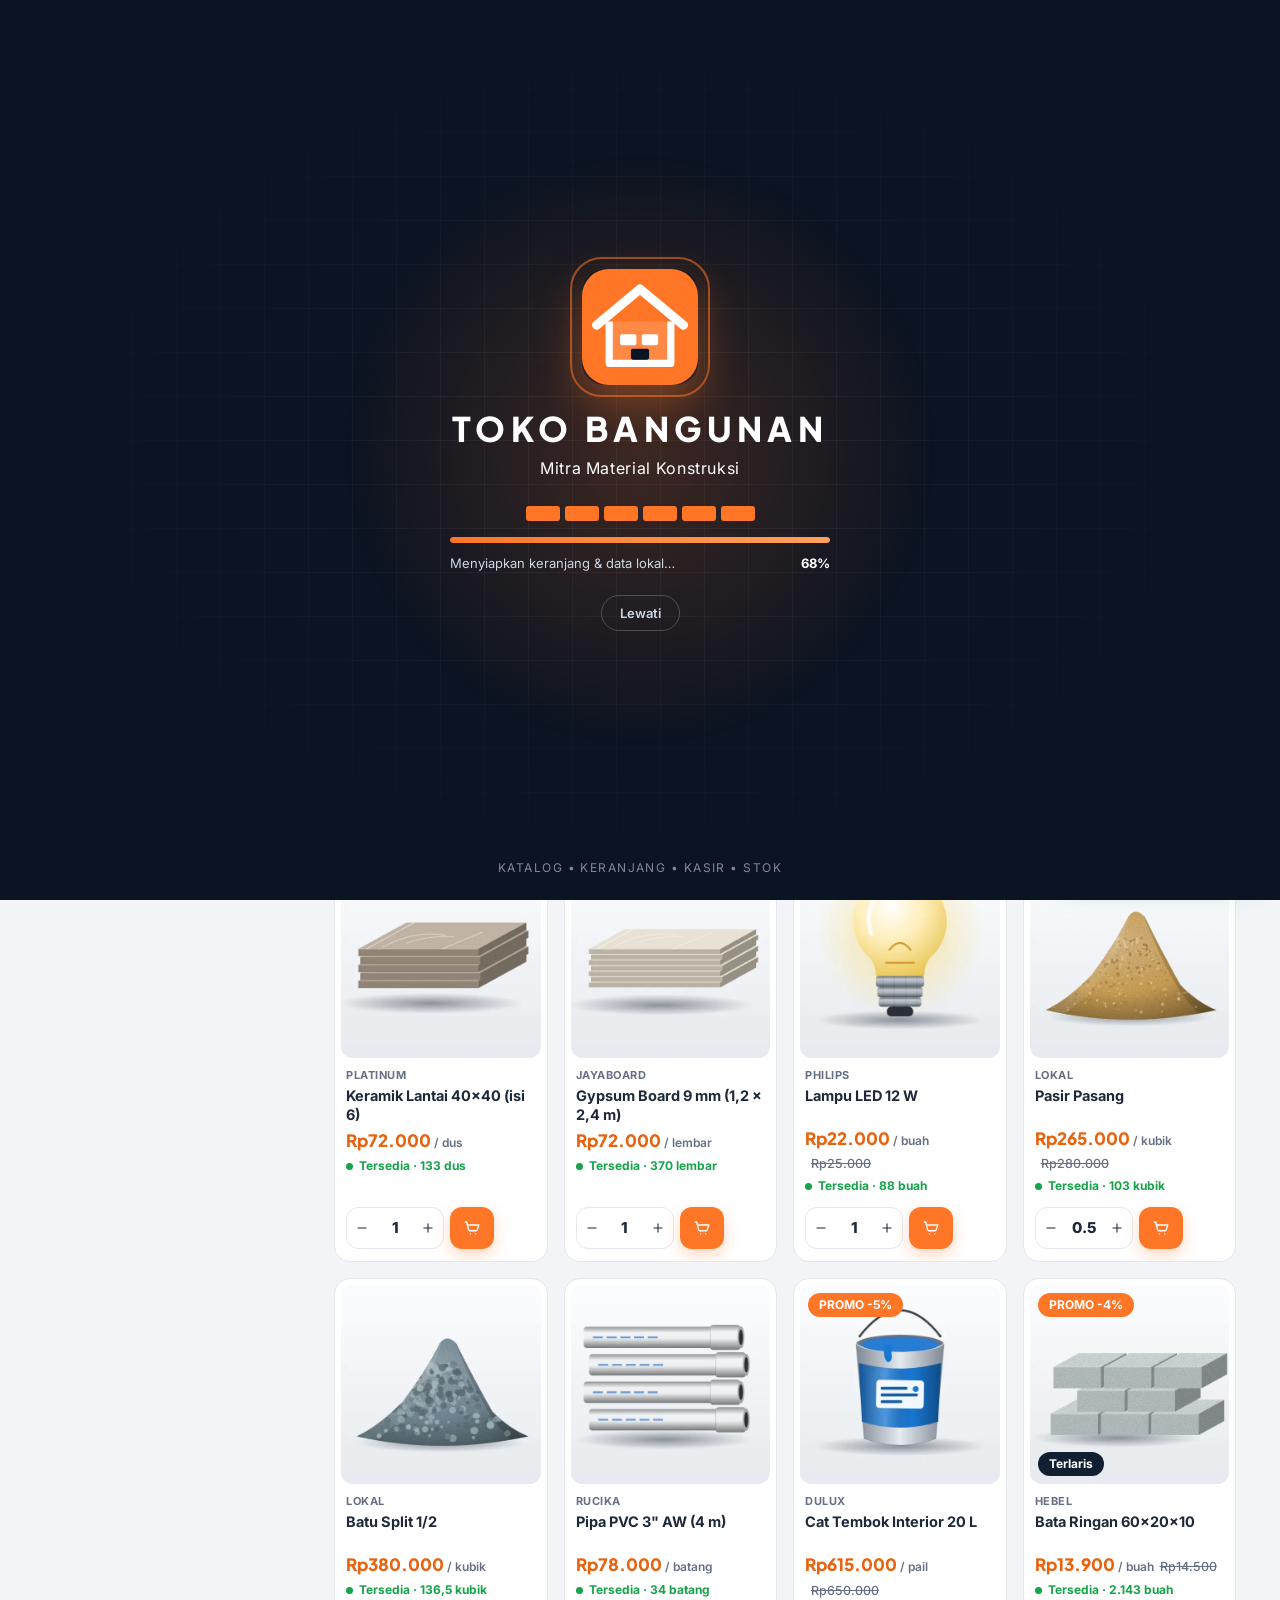
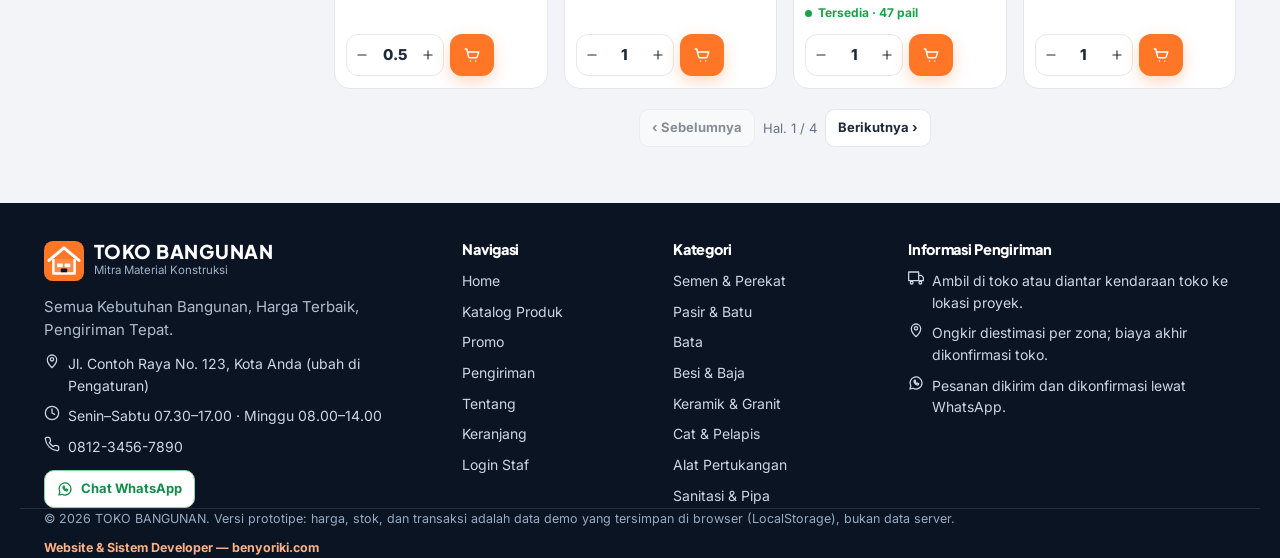
<file: katalog.html>
<!DOCTYPE html>
<html lang="id" data-theme="light">
<head>
<meta charset="utf-8">
<meta name="viewport" content="width=device-width, initial-scale=1">
<title>Katalog Material — TOKO BANGUNAN</title>
<meta name="description" content="Katalog lengkap material bangunan: cari dan filter berdasarkan kategori, harga, merek, dan stok.">
<meta property="og:type" content="website">
<meta property="og:site_name" content="TOKO BANGUNAN">
<meta property="og:locale" content="id_ID">
<meta property="og:title" content="TOKO BANGUNAN — Material Lengkap, Harga Jelas, Antar ke Proyek">
<meta property="og:description" content="Semen, pasir, bata, besi, keramik &amp; cat. Pesan via WhatsApp, diantar ke lokasi proyek.">
<meta property="og:image" content="https://benyoriki.github.io/TokoBangunan/og-image.jpg">
<meta property="og:image:width" content="1200">
<meta property="og:image:height" content="628">
<meta name="twitter:card" content="summary_large_image">
<meta name="theme-color" content="#0B1422">
<link rel="manifest" href="manifest.json">
<link rel="icon" href="icon.svg" type="image/svg+xml">
<link rel="apple-touch-icon" href="icon-192.png">
<script>(function(){try{var t=localStorage.getItem('tb_theme');if(t!=='dark'&&t!=='light')t=(window.matchMedia&&matchMedia('(prefers-color-scheme: dark)').matches)?'dark':'light';document.documentElement.setAttribute('data-theme',t);if(sessionStorage.getItem('tb_loaded')){document.documentElement.classList.add('no-loader')}else{document.documentElement.classList.add('loading')}}catch(e){}})();</script>
<link rel="preconnect" href="https://fonts.googleapis.com">
<link rel="preconnect" href="https://fonts.gstatic.com" crossorigin>
<link rel="stylesheet" href="https://fonts.googleapis.com/css2?family=Inter:wght@400;500;600;700&family=Plus+Jakarta+Sans:wght@700;800&display=swap">
<link rel="stylesheet" href="style.css">
<link rel="stylesheet" href="responsive.css">
</head>
<body data-shell="public" data-active="katalog">
<div id="tb-loader" role="status" aria-live="polite" aria-label="Memuat TOKO BANGUNAN"><div class="ld-grid" aria-hidden="true"></div><div class="ld-glow" aria-hidden="true"></div><div class="ld-box"><div class="ld-logo"><i class="ld-ring"></i><svg width="96" height="96" viewBox="0 0 64 64" role="img" aria-label="Logo TOKO BANGUNAN"><rect width="64" height="64" rx="15" fill="#FF7626"/><path class="ld-roof" d="M8 31L32 11l24 20" fill="none" stroke="#fff" stroke-width="5" stroke-linecap="round" stroke-linejoin="round"/><path d="M15 29v23h34V29" fill="#fff" fill-opacity=".14" stroke="#fff" stroke-width="4" stroke-linejoin="round"/><rect x="21" y="36" width="9" height="6" rx="1" fill="#fff"/><rect x="33" y="36" width="9" height="6" rx="1" fill="#fff"/><rect x="27" y="44" width="10" height="6" rx="1" fill="#0B1422"/></svg></div><b class="ld-name">TOKO BANGUNAN</b><div class="ld-sub">Mitra Material Konstruksi</div><div class="ld-bricks" aria-hidden="true"><i></i><i></i><i></i><i></i><i></i><i></i></div><div class="ld-bar"><i id="ld-fill"></i></div><div class="ld-meta"><span id="ld-msg">Menyiapkan sistem…</span><span id="ld-pct">0%</span></div><button type="button" class="ld-skip" id="ld-skip">Lewati</button></div><div class="ld-foot" aria-hidden="true">Katalog &bull; Keranjang &bull; Kasir &bull; Stok</div></div>
<div id="site-header"></div>
<main id="page">

<div class="container">
  <nav class="crumb" aria-label="Breadcrumb"><a href="index.html">Home</a> / <span>Katalog Material</span></nav>
  <div class="sec-head" style="padding-top:10px;margin-bottom:12px"><div><h1 style="font-size:clamp(24px,6vw,30px);margin:0">Katalog Material</h1></div></div>
  <div id="demo-banner"></div>
  <div class="cat-layout">
    <aside class="filters filters-drawer" id="filters" aria-label="Filter produk">
      <div class="fd-head"><h3>Filter Produk</h3><button class="icon-btn" id="fd-close" type="button" aria-label="Tutup filter"><span data-ic="x"></span></button></div>
      <label class="field"><span>Kategori</span><select class="input" id="f-cat"></select></label>
      <label class="field"><span>Merek</span><select class="input" id="f-brand"></select></label>
      <div class="form-grid" style="gap:0 10px">
        <label class="field"><span>Harga min (Rp)</span><input class="input" type="number" min="0" step="1000" id="f-min" inputmode="numeric"></label>
        <label class="field"><span>Harga maks (Rp)</span><input class="input" type="number" min="0" step="1000" id="f-max" inputmode="numeric"></label>
      </div>
      <label class="field"><span>Ketersediaan stok</span><select class="input" id="f-stock"><option value="">Semua</option><option value="ok">Tersedia</option><option value="low">Stok menipis</option><option value="out">Stok habis</option></select></label>
      <label class="check" style="margin-bottom:16px"><input type="checkbox" id="f-promo"> Hanya produk promo</label>
      <button class="btn btn-outline btn-block" id="f-reset" type="button">Reset Filter</button>
      <button class="btn btn-primary btn-block fd-apply" id="fd-apply" type="button" style="margin-top:10px">Tampilkan Hasil</button>
    </aside>
    <div class="fd-scrim" id="fd-scrim"></div>
    <section aria-label="Daftar produk" style="min-width:0">
      <div class="cat-search">
        <label class="field"><span class="sr-only">Cari produk</span><input class="input" type="search" id="f-q" placeholder="Cari semen, pasir, bata, besi, keramik..." autocomplete="off"></label>
        <button class="btn btn-outline" id="f-open" type="button" aria-controls="filters"><span data-ic="filter" data-size="18"></span> Filter</button>
      </div>
      <div class="chips" id="cat-chips" aria-label="Kategori cepat"></div>
      <div class="act-filters" id="act-filters"></div>
      <div class="toolbar">
        <p id="cat-count" class="cat-count" aria-live="polite" style="margin:0"></p>
        <label class="field" style="margin:0;min-width:190px"><span class="sr-only">Urutkan</span>
          <select class="input" id="f-sort"><option value="rel">Urutkan: Unggulan</option><option value="low">Harga terendah</option><option value="high">Harga tertinggi</option><option value="name">Nama A–Z</option><option value="stock">Stok terbanyak</option></select></label>
      </div>
      <div class="prod-grid" id="prod-grid" aria-live="polite"></div>
      <div class="pager" id="pager"></div>
    </section>
  </div>
</div>

</main>
<div id="site-footer"></div>
<script src="data.js"></script>
<script src="simulasi.js"></script>
<script src="art.js"></script>
<script src="app.js"></script>
<script src="auth.js"></script>
<script src="katalog.js"></script>
</body>
</html>
</file>
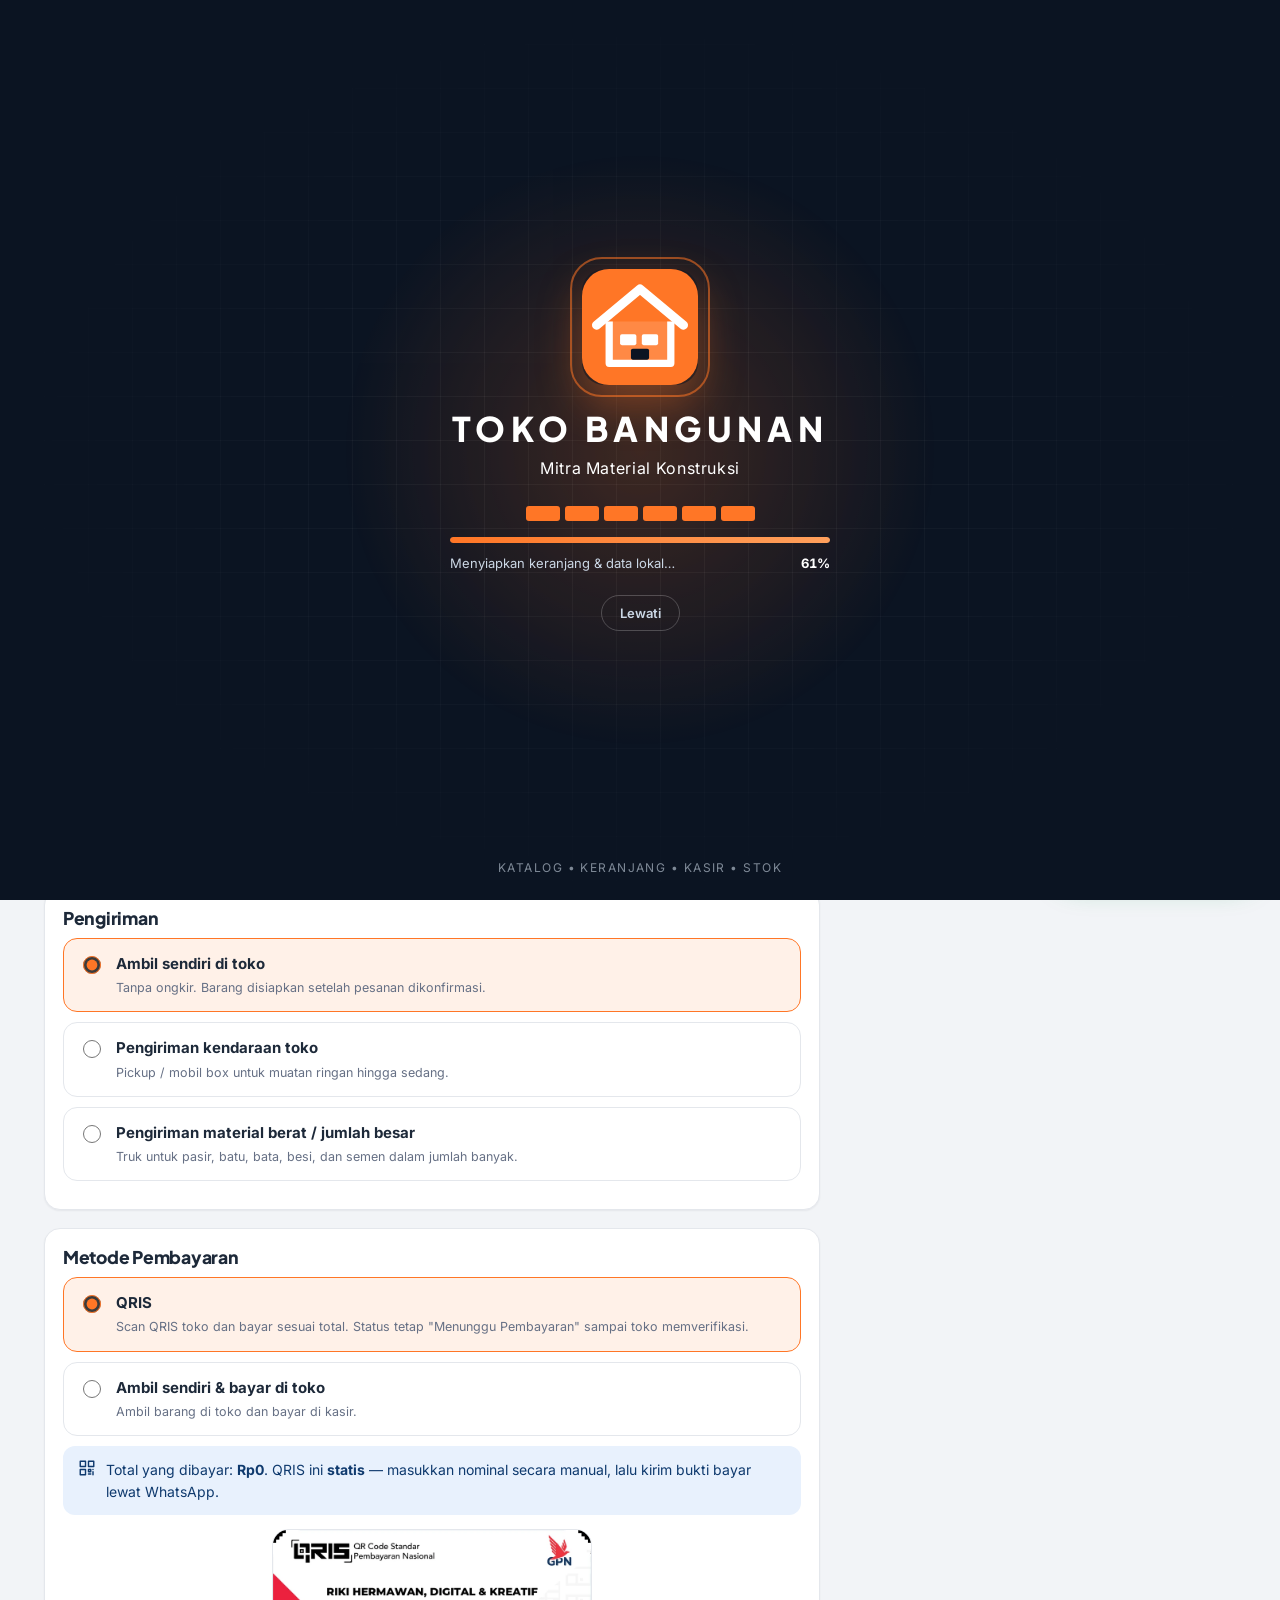
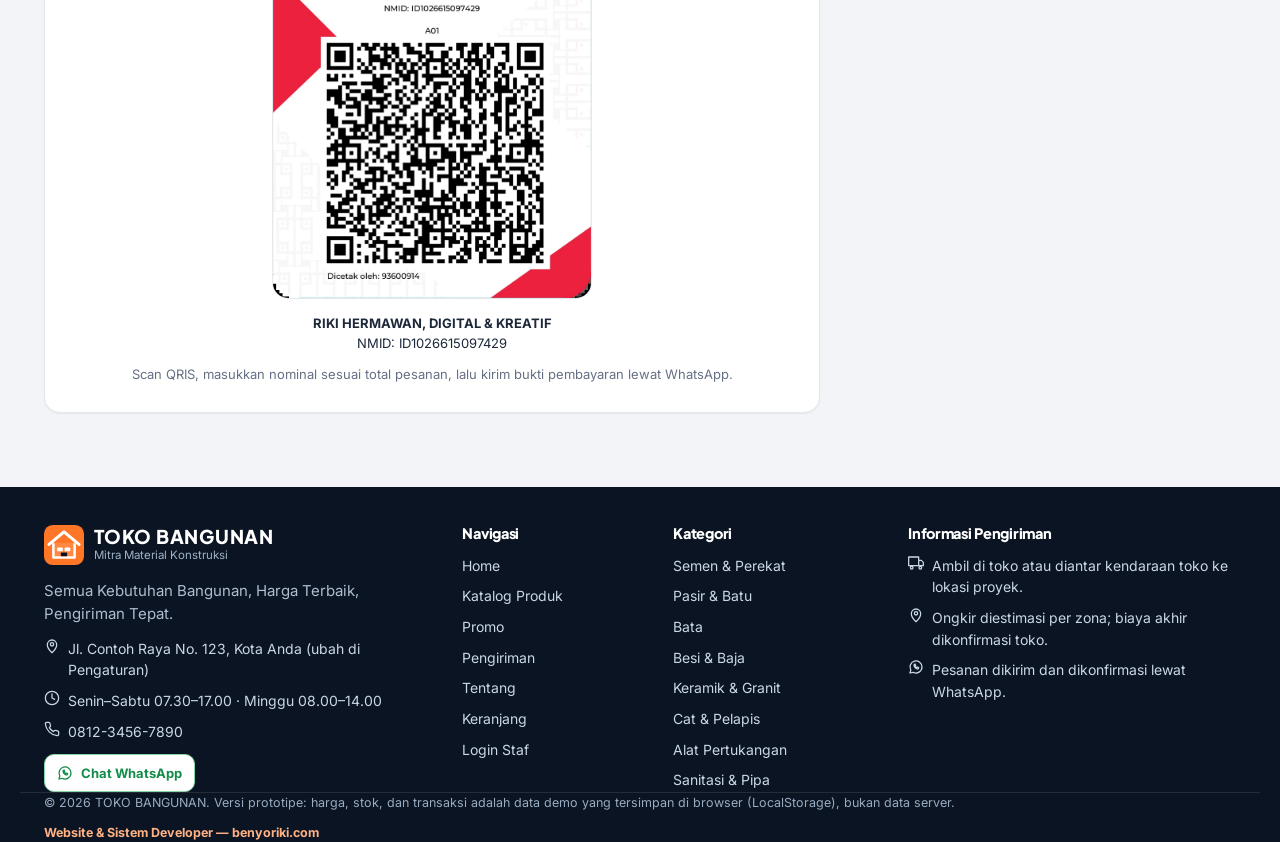
<file: keranjang.html>
<!DOCTYPE html>
<html lang="id" data-theme="light">
<head>
<meta charset="utf-8">
<meta name="viewport" content="width=device-width, initial-scale=1">
<title>Keranjang & Checkout — TOKO BANGUNAN</title>
<meta name="description" content="Keranjang belanja, pilihan pengiriman material, pembayaran QRIS/COD, dan pesanan via WhatsApp.">
<meta property="og:type" content="website">
<meta property="og:site_name" content="TOKO BANGUNAN">
<meta property="og:locale" content="id_ID">
<meta property="og:title" content="TOKO BANGUNAN — Material Lengkap, Harga Jelas, Antar ke Proyek">
<meta property="og:description" content="Semen, pasir, bata, besi, keramik &amp; cat. Pesan via WhatsApp, diantar ke lokasi proyek.">
<meta property="og:image" content="https://benyoriki.github.io/TokoBangunan/og-image.jpg">
<meta property="og:image:width" content="1200">
<meta property="og:image:height" content="628">
<meta name="twitter:card" content="summary_large_image">
<meta name="theme-color" content="#0B1422">
<link rel="manifest" href="manifest.json">
<link rel="icon" href="icon.svg" type="image/svg+xml">
<link rel="apple-touch-icon" href="icon-192.png">
<script>(function(){try{var t=localStorage.getItem('tb_theme');if(t!=='dark'&&t!=='light')t=(window.matchMedia&&matchMedia('(prefers-color-scheme: dark)').matches)?'dark':'light';document.documentElement.setAttribute('data-theme',t);if(sessionStorage.getItem('tb_loaded')){document.documentElement.classList.add('no-loader')}else{document.documentElement.classList.add('loading')}}catch(e){}})();</script>
<link rel="preconnect" href="https://fonts.googleapis.com">
<link rel="preconnect" href="https://fonts.gstatic.com" crossorigin>
<link rel="stylesheet" href="https://fonts.googleapis.com/css2?family=Inter:wght@400;500;600;700&family=Plus+Jakarta+Sans:wght@700;800&display=swap">
<link rel="stylesheet" href="style.css">
<link rel="stylesheet" href="responsive.css">
</head>
<body data-shell="public" data-active="keranjang">
<div id="tb-loader" role="status" aria-live="polite" aria-label="Memuat TOKO BANGUNAN"><div class="ld-grid" aria-hidden="true"></div><div class="ld-glow" aria-hidden="true"></div><div class="ld-box"><div class="ld-logo"><i class="ld-ring"></i><svg width="96" height="96" viewBox="0 0 64 64" role="img" aria-label="Logo TOKO BANGUNAN"><rect width="64" height="64" rx="15" fill="#FF7626"/><path class="ld-roof" d="M8 31L32 11l24 20" fill="none" stroke="#fff" stroke-width="5" stroke-linecap="round" stroke-linejoin="round"/><path d="M15 29v23h34V29" fill="#fff" fill-opacity=".14" stroke="#fff" stroke-width="4" stroke-linejoin="round"/><rect x="21" y="36" width="9" height="6" rx="1" fill="#fff"/><rect x="33" y="36" width="9" height="6" rx="1" fill="#fff"/><rect x="27" y="44" width="10" height="6" rx="1" fill="#0B1422"/></svg></div><b class="ld-name">TOKO BANGUNAN</b><div class="ld-sub">Mitra Material Konstruksi</div><div class="ld-bricks" aria-hidden="true"><i></i><i></i><i></i><i></i><i></i><i></i></div><div class="ld-bar"><i id="ld-fill"></i></div><div class="ld-meta"><span id="ld-msg">Menyiapkan sistem…</span><span id="ld-pct">0%</span></div><button type="button" class="ld-skip" id="ld-skip">Lewati</button></div><div class="ld-foot" aria-hidden="true">Katalog &bull; Keranjang &bull; Kasir &bull; Stok</div></div>
<div id="site-header"></div>
<main id="page">

<div class="container" id="cart-root">
  <nav class="crumb" aria-label="Breadcrumb"><a href="index.html">Home</a> / <span>Keranjang</span></nav>
  <div class="page-title"><h1>Keranjang Belanja</h1></div>
  <div id="demo-banner"></div>
  <div class="steps" aria-label="Langkah"><span class="on">1. Keranjang</span><span class="on">2. Data & Pengiriman</span><span>3. Pembayaran</span><span>4. Konfirmasi WhatsApp</span></div>
  <div class="cart-layout" id="cart-layout">
    <div>
      <section class="card" style="margin-bottom:18px" aria-label="Isi keranjang"><div id="cart-items"></div></section>
      <form id="checkout-form" novalidate autocomplete="on">
        <section class="card card-pad" style="margin-bottom:18px">
          <h3>Data Penerima</h3>
          <div class="form-grid">
            <label class="field"><span>Nama penerima *</span><input class="input" id="c-name" name="name" required autocomplete="name"></label>
            <label class="field"><span>Nomor WhatsApp *</span><input class="input" id="c-phone" name="tel" inputmode="tel" placeholder="081234567890" required autocomplete="tel"></label>
          </div>
          <label class="field" id="addr-field"><span>Alamat lengkap pengiriman *</span><textarea class="input" id="c-addr" name="address" placeholder="Jalan, nomor, RT/RW, kelurahan, kecamatan, patokan lokasi" autocomplete="street-address"></textarea></label>
          <label class="field"><span>Catatan pesanan</span><textarea class="input" id="c-notes" placeholder="Contoh: jam pengiriman, akses jalan truk, merek khusus"></textarea></label>
        </section>
        <section class="card card-pad" style="margin-bottom:18px">
          <h3>Pengiriman</h3>
          <div id="ship-options"></div>
          <div id="zone-box" hidden>
            <label class="field"><span>Zona / jarak pengiriman *</span><select class="input" id="c-zone"></select><span class="hint" id="zone-hint"></span></label>
            <div id="ship-detail" class="alert info" hidden></div>
          </div>
        </section>
        <section class="card card-pad" style="margin-bottom:18px">
          <h3>Metode Pembayaran</h3>
          <div id="pay-options"></div>
          <div id="qris-preview" class="qris-box" hidden></div>
        </section>
      </form>
    </div>
    <aside class="card card-pad cart-summary" aria-label="Ringkasan pesanan">
      <h3>Ringkasan Pesanan</h3>
      <div id="summary"></div>
      <p class="form-error" id="co-error" role="alert"></p>
      <button class="btn btn-primary btn-lg btn-block" id="btn-order" type="button"><span data-ic="wa" data-size="20"></span><span id="btn-order-label">Checkout via WhatsApp</span></button>
      <p class="small muted" style="margin-top:10px">Pesanan dicatat di browser ini (bukan di server) dan dikirim ke toko lewat WhatsApp. Pesanan belum final sampai dikonfirmasi toko.</p>
    </aside>
  </div>
  <div id="order-done" hidden></div>
</div>

</main>
<div id="site-footer"></div>
<script src="data.js"></script>
<script src="simulasi.js"></script>
<script src="art.js"></script>
<script src="app.js"></script>
<script src="auth.js"></script>
<script src="keranjang.js"></script>
</body>
</html>
</file>
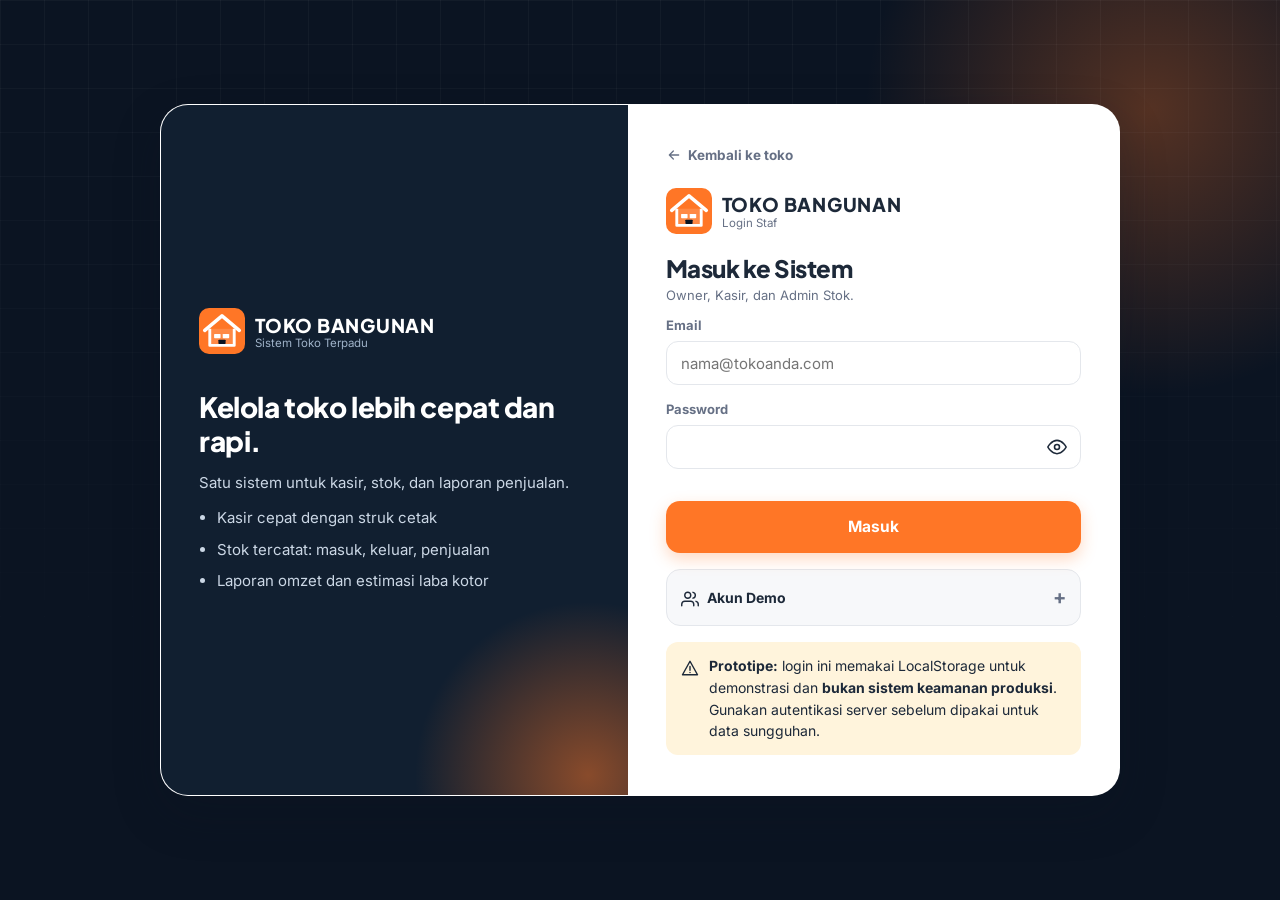
<file: laporan.html>
<!DOCTYPE html>
<html lang="id" data-theme="light">
<head>
<meta charset="utf-8">
<meta name="viewport" content="width=device-width, initial-scale=1">
<title>Laporan — TOKO BANGUNAN</title>
<meta name="description" content="Laporan transaksi, penjualan, stok, dan audit toko bangunan.">
<meta name="robots" content="noindex,nofollow">
<meta name="theme-color" content="#0B1422">
<link rel="manifest" href="manifest.json">
<link rel="icon" href="icon.svg" type="image/svg+xml">
<link rel="apple-touch-icon" href="icon-192.png">
<script>(function(){try{var t=localStorage.getItem('tb_theme');if(t!=='dark'&&t!=='light')t=(window.matchMedia&&matchMedia('(prefers-color-scheme: dark)').matches)?'dark':'light';document.documentElement.setAttribute('data-theme',t);if(sessionStorage.getItem('tb_loaded')){document.documentElement.classList.add('no-loader')}else{document.documentElement.classList.add('loading')}}catch(e){}})();</script>
<link rel="preconnect" href="https://fonts.googleapis.com">
<link rel="preconnect" href="https://fonts.gstatic.com" crossorigin>
<link rel="stylesheet" href="https://fonts.googleapis.com/css2?family=Inter:wght@400;500;600;700&family=Plus+Jakarta+Sans:wght@700;800&display=swap">
<link rel="stylesheet" href="style.css">
<link rel="stylesheet" href="responsive.css">
</head>
<body class="guard-pending" data-shell="dash" data-title="Laporan" data-roles="owner,kasir,admin">
<div id="tb-loader" role="status" aria-live="polite" aria-label="Memuat TOKO BANGUNAN"><div class="ld-grid" aria-hidden="true"></div><div class="ld-glow" aria-hidden="true"></div><div class="ld-box"><div class="ld-logo"><i class="ld-ring"></i><svg width="96" height="96" viewBox="0 0 64 64" role="img" aria-label="Logo TOKO BANGUNAN"><rect width="64" height="64" rx="15" fill="#FF7626"/><path class="ld-roof" d="M8 31L32 11l24 20" fill="none" stroke="#fff" stroke-width="5" stroke-linecap="round" stroke-linejoin="round"/><path d="M15 29v23h34V29" fill="#fff" fill-opacity=".14" stroke="#fff" stroke-width="4" stroke-linejoin="round"/><rect x="21" y="36" width="9" height="6" rx="1" fill="#fff"/><rect x="33" y="36" width="9" height="6" rx="1" fill="#fff"/><rect x="27" y="44" width="10" height="6" rx="1" fill="#0B1422"/></svg></div><b class="ld-name">TOKO BANGUNAN</b><div class="ld-sub">Mitra Material Konstruksi</div><div class="ld-bricks" aria-hidden="true"><i></i><i></i><i></i><i></i><i></i><i></i></div><div class="ld-bar"><i id="ld-fill"></i></div><div class="ld-meta"><span id="ld-msg">Menyiapkan sistem…</span><span id="ld-pct">0%</span></div><button type="button" class="ld-skip" id="ld-skip">Lewati</button></div><div class="ld-foot" aria-hidden="true">Katalog &bull; Keranjang &bull; Kasir &bull; Stok</div></div>
<div class="dash" id="dash"><aside class="dash-side" id="dash-side"></aside><div class="dash-scrim" id="dash-scrim"></div><div class="dash-body"><header class="dash-top" id="dash-top"></header>
<main class="dash-main" id="page">

<div class="tabs" role="tablist" id="lap-tabs"></div>
<div class="filter-bar" id="lap-filters">
  <label class="field"><span>Dari tanggal</span><input class="input" type="date" id="l-from"></label>
  <label class="field"><span>Sampai tanggal</span><input class="input" type="date" id="l-to"></label>
  <label class="field grow"><span>Cari</span><input class="input" type="search" id="l-q" placeholder="Nomor, pelanggan, produk…"></label>
  <label class="field" id="l-status-wrap"><span>Status pembayaran</span><select class="input" id="l-status"><option value="">Semua</option><option>Lunas</option><option>Menunggu Pembayaran</option><option>COD (Belum Dibayar)</option><option>Bayar di Toko</option></select></label>
  <button class="btn btn-outline" id="l-csv" type="button"><span data-ic="download" data-size="18"></span> Ekspor CSV</button>
</div>
<section id="lap-transaksi" hidden>
  <div class="tbl-wrap"><table class="tbl cards-sm"><thead><tr><th>No.</th><th>Waktu</th><th>Pelanggan</th><th>Kasir</th><th>Metode</th><th class="num">Total</th><th>Pembayaran</th><th>Pesanan</th><th></th></tr></thead><tbody id="lt-body"></tbody></table></div><div class="pager" id="lt-pager"></div>
</section>
<section id="lap-penjualan" hidden><div class="stat-grid" id="lp-stats"></div><div class="grid-2e"><div class="card panel"><h3>Penjualan per Hari</h3><div class="tbl-wrap"><table class="tbl"><thead><tr><th>Tanggal</th><th class="num">Transaksi</th><th class="num">Omzet</th><th class="num" data-profit>Laba kotor</th></tr></thead><tbody id="lp-days"></tbody></table></div></div><div class="card panel"><h3>Penjualan per Produk</h3><div class="tbl-wrap"><table class="tbl"><thead><tr><th>Produk</th><th class="num">Qty</th><th class="num">Omzet</th></tr></thead><tbody id="lp-prods"></tbody></table></div></div></div></section>
<section id="lap-stok" hidden><div class="stat-grid" id="ls-stats"></div><div class="tbl-wrap"><table class="tbl cards-sm"><thead><tr><th>SKU</th><th>Produk</th><th>Kategori</th><th class="num">Stok</th><th class="num">Min.</th><th>Status</th><th class="num" data-cost>Nilai Stok (modal)</th></tr></thead><tbody id="ls-body"></tbody></table></div></section>
<section id="lap-audit" hidden><div class="tbl-wrap"><table class="tbl cards-sm"><thead><tr><th>Waktu</th><th>Pengguna</th><th>Aksi</th><th>Rincian</th></tr></thead><tbody id="la-body"></tbody></table></div><div class="pager" id="la-pager"></div></section>

</main>
<div id="dash-foot"></div></div></div>
<script src="data.js"></script>
<script src="simulasi.js"></script>
<script src="art.js"></script>
<script src="app.js"></script>
<script src="auth.js"></script>
<script src="laporan.js"></script>
</body>
</html>
</file>
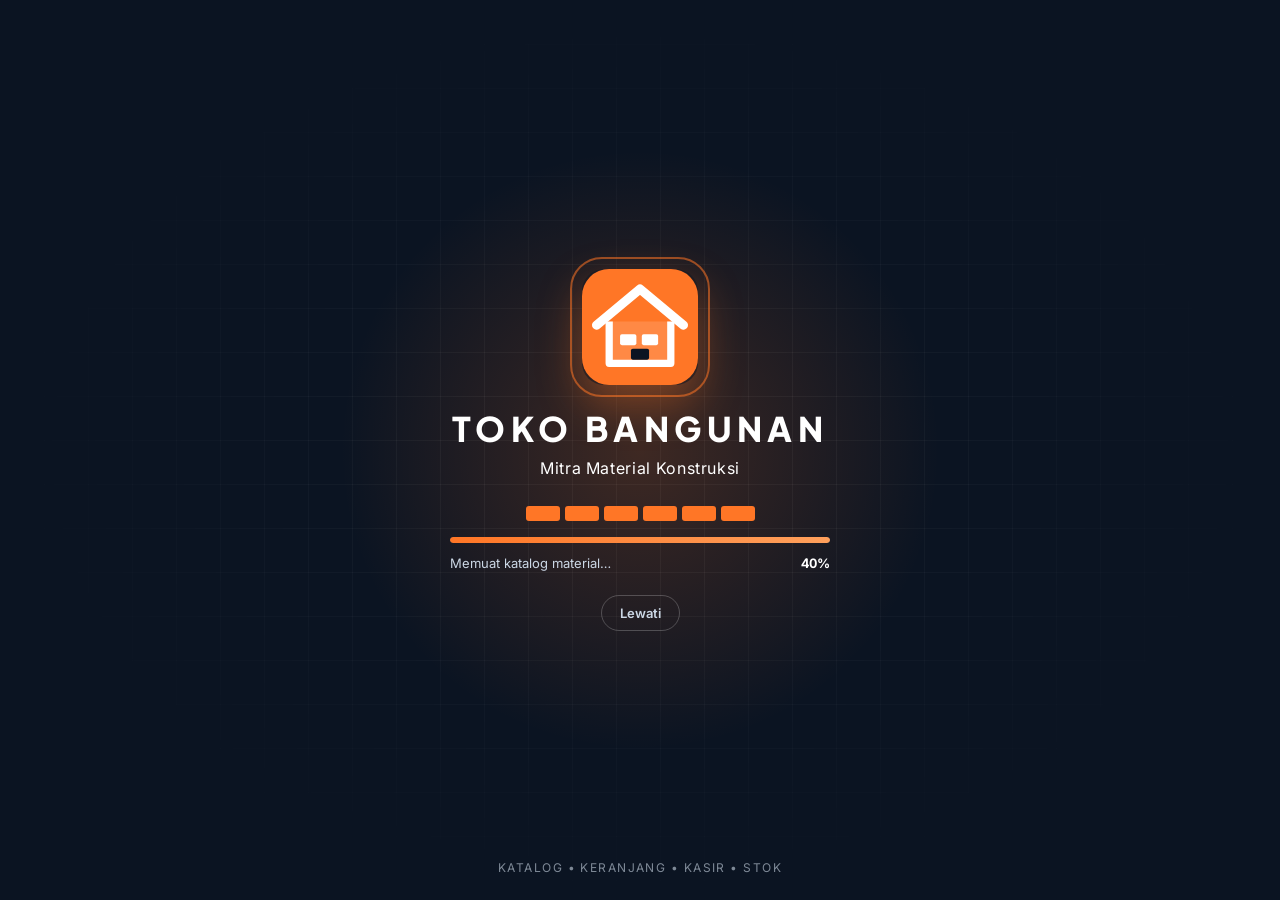
<file: login.html>
<!DOCTYPE html>
<html lang="id" data-theme="light">
<head>
<meta charset="utf-8">
<meta name="viewport" content="width=device-width, initial-scale=1">
<title>Login Staf — TOKO BANGUNAN</title>
<meta name="description" content="Masuk ke dashboard kasir, admin stok, atau owner TOKO BANGUNAN.">
<meta name="robots" content="noindex,nofollow">
<meta name="theme-color" content="#0B1422">
<link rel="manifest" href="manifest.json">
<link rel="icon" href="icon.svg" type="image/svg+xml">
<link rel="apple-touch-icon" href="icon-192.png">
<script>(function(){try{var t=localStorage.getItem('tb_theme');if(t!=='dark'&&t!=='light')t=(window.matchMedia&&matchMedia('(prefers-color-scheme: dark)').matches)?'dark':'light';document.documentElement.setAttribute('data-theme',t);if(sessionStorage.getItem('tb_loaded')){document.documentElement.classList.add('no-loader')}else{document.documentElement.classList.add('loading')}}catch(e){}})();</script>
<link rel="preconnect" href="https://fonts.googleapis.com">
<link rel="preconnect" href="https://fonts.gstatic.com" crossorigin>
<link rel="stylesheet" href="https://fonts.googleapis.com/css2?family=Inter:wght@400;500;600;700&family=Plus+Jakarta+Sans:wght@700;800&display=swap">
<link rel="stylesheet" href="style.css">
<link rel="stylesheet" href="responsive.css">
</head>
<body data-shell="plain" data-active="login">
<div id="tb-loader" role="status" aria-live="polite" aria-label="Memuat TOKO BANGUNAN"><div class="ld-grid" aria-hidden="true"></div><div class="ld-glow" aria-hidden="true"></div><div class="ld-box"><div class="ld-logo"><i class="ld-ring"></i><svg width="96" height="96" viewBox="0 0 64 64" role="img" aria-label="Logo TOKO BANGUNAN"><rect width="64" height="64" rx="15" fill="#FF7626"/><path class="ld-roof" d="M8 31L32 11l24 20" fill="none" stroke="#fff" stroke-width="5" stroke-linecap="round" stroke-linejoin="round"/><path d="M15 29v23h34V29" fill="#fff" fill-opacity=".14" stroke="#fff" stroke-width="4" stroke-linejoin="round"/><rect x="21" y="36" width="9" height="6" rx="1" fill="#fff"/><rect x="33" y="36" width="9" height="6" rx="1" fill="#fff"/><rect x="27" y="44" width="10" height="6" rx="1" fill="#0B1422"/></svg></div><b class="ld-name">TOKO BANGUNAN</b><div class="ld-sub">Mitra Material Konstruksi</div><div class="ld-bricks" aria-hidden="true"><i></i><i></i><i></i><i></i><i></i><i></i></div><div class="ld-bar"><i id="ld-fill"></i></div><div class="ld-meta"><span id="ld-msg">Menyiapkan sistem…</span><span id="ld-pct">0%</span></div><button type="button" class="ld-skip" id="ld-skip">Lewati</button></div><div class="ld-foot" aria-hidden="true">Katalog &bull; Keranjang &bull; Kasir &bull; Stok</div></div>
<main id="page">

<div class="login-wrap">
  <div class="login-split">
    <div class="login-aside">
      <div class="brand brand-light" style="margin-bottom:30px"><span data-logo="46"></span><div><b>TOKO BANGUNAN</b><small>Sistem Toko Terpadu</small></div></div>
      <h2>Kelola toko lebih cepat dan rapi.</h2>
      <p>Satu sistem untuk kasir, stok, dan laporan penjualan.</p>
      <ul><li>Kasir cepat dengan struk cetak</li><li>Stok tercatat: masuk, keluar, penjualan</li><li>Laporan omzet dan estimasi laba kotor</li></ul>
    </div>
    <div class="login-card">
      <a class="login-back" href="index.html"><span data-ic="arrow" data-size="16" style="transform:rotate(180deg);display:inline-flex"></span> Kembali ke toko</a>
      <div class="brand" style="margin:18px 0 14px"><span data-logo="46"></span><div><b>TOKO BANGUNAN</b><small>Login Staf</small></div></div>
      <h1>Masuk ke Sistem</h1>
      <p class="muted small">Owner, Kasir, dan Admin Stok.</p>
      <form id="login-form" novalidate>
        <label class="field"><span>Email</span><input class="input" type="email" id="l-email" autocomplete="username" required placeholder="nama@tokoanda.com"></label>
        <label class="field"><span>Password</span><div class="pw-wrap"><input class="input" type="password" id="l-pass" autocomplete="current-password" required><button type="button" class="icon-btn" id="pw-toggle" aria-label="Tampilkan password"></button></div></label>
        <p class="form-error" id="l-error" role="alert"></p>
        <button class="btn btn-primary btn-lg btn-block" type="submit" id="l-submit">Masuk</button>
      </form>
      <details class="demo-accounts" id="demo-accounts" hidden><summary><span data-ic="users" data-size="18"></span> Akun Demo</summary><div class="da-body" id="demo-body"></div></details>
      <div class="alert warn" style="margin-top:16px;margin-bottom:0"><span data-ic="alert" data-size="18"></span><span><b>Prototipe:</b> login ini memakai LocalStorage untuk demonstrasi dan <b>bukan sistem keamanan produksi</b>. Gunakan autentikasi server sebelum dipakai untuk data sungguhan.</span></div>
    </div>
  </div>
</div>

</main>
<script src="data.js"></script>
<script src="simulasi.js"></script>
<script src="art.js"></script>
<script src="app.js"></script>
<script src="auth.js"></script>
<script src="login.js"></script>
</body>
</html>
</file>
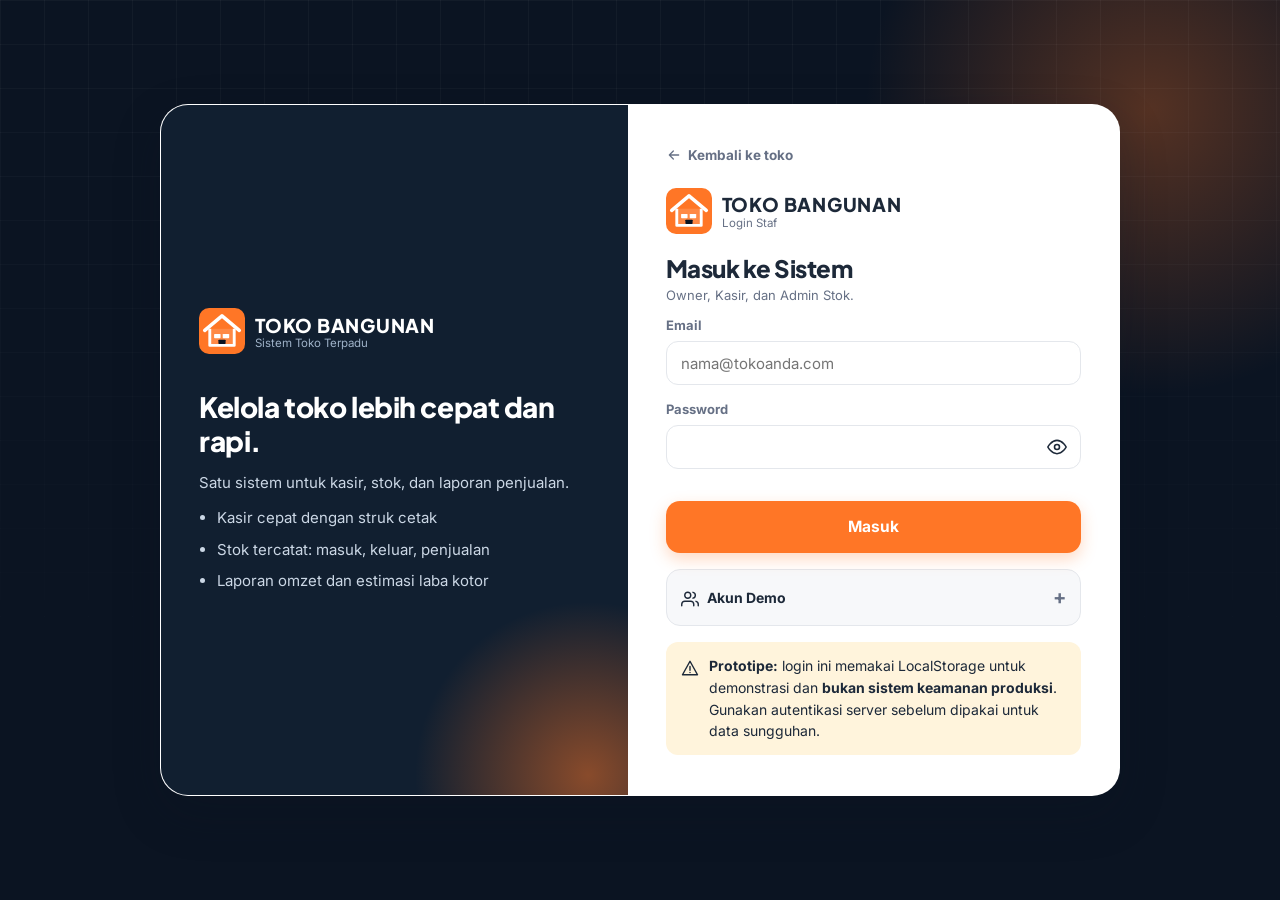
<file: notifikasi.html>
<!DOCTYPE html>
<html lang="id" data-theme="light">
<head>
<meta charset="utf-8">
<meta name="viewport" content="width=device-width, initial-scale=1">
<title>Notifikasi — TOKO BANGUNAN</title>
<meta name="description" content="Pesanan, pembayaran, stok, dan kas terbaru.">
<meta name="robots" content="noindex,nofollow">
<meta name="theme-color" content="#0B1422">
<link rel="manifest" href="manifest.json">
<link rel="icon" href="icon.svg" type="image/svg+xml">
<link rel="apple-touch-icon" href="icon-192.png">
<script>(function(){try{var t=localStorage.getItem('tb_theme');if(t!=='dark'&&t!=='light')t=(window.matchMedia&&matchMedia('(prefers-color-scheme: dark)').matches)?'dark':'light';document.documentElement.setAttribute('data-theme',t);if(sessionStorage.getItem('tb_loaded')){document.documentElement.classList.add('no-loader')}else{document.documentElement.classList.add('loading')}}catch(e){}})();</script>
<link rel="preconnect" href="https://fonts.googleapis.com">
<link rel="preconnect" href="https://fonts.gstatic.com" crossorigin>
<link rel="stylesheet" href="https://fonts.googleapis.com/css2?family=Inter:wght@400;500;600;700&family=Plus+Jakarta+Sans:wght@700;800&display=swap">
<link rel="stylesheet" href="style.css">
<link rel="stylesheet" href="responsive.css">
</head>
<body class="guard-pending" data-shell="dash" data-title="Notifikasi" data-roles="owner,kasir,admin">
<div id="tb-loader" role="status" aria-live="polite" aria-label="Memuat TOKO BANGUNAN"><div class="ld-grid" aria-hidden="true"></div><div class="ld-glow" aria-hidden="true"></div><div class="ld-box"><div class="ld-logo"><i class="ld-ring"></i><svg width="96" height="96" viewBox="0 0 64 64" role="img" aria-label="Logo TOKO BANGUNAN"><rect width="64" height="64" rx="15" fill="#FF7626"/><path class="ld-roof" d="M8 31L32 11l24 20" fill="none" stroke="#fff" stroke-width="5" stroke-linecap="round" stroke-linejoin="round"/><path d="M15 29v23h34V29" fill="#fff" fill-opacity=".14" stroke="#fff" stroke-width="4" stroke-linejoin="round"/><rect x="21" y="36" width="9" height="6" rx="1" fill="#fff"/><rect x="33" y="36" width="9" height="6" rx="1" fill="#fff"/><rect x="27" y="44" width="10" height="6" rx="1" fill="#0B1422"/></svg></div><b class="ld-name">TOKO BANGUNAN</b><div class="ld-sub">Mitra Material Konstruksi</div><div class="ld-bricks" aria-hidden="true"><i></i><i></i><i></i><i></i><i></i><i></i></div><div class="ld-bar"><i id="ld-fill"></i></div><div class="ld-meta"><span id="ld-msg">Menyiapkan sistem…</span><span id="ld-pct">0%</span></div><button type="button" class="ld-skip" id="ld-skip">Lewati</button></div><div class="ld-foot" aria-hidden="true">Katalog &bull; Keranjang &bull; Kasir &bull; Stok</div></div>
<div class="dash" id="dash"><aside class="dash-side" id="dash-side"></aside><div class="dash-scrim" id="dash-scrim"></div><div class="dash-body"><header class="dash-top" id="dash-top"></header>
<main class="dash-main" id="page">
<div class="tabs" role="tablist" id="n-tabs"><button class="active" data-f="">Semua</button><button data-f="unread">Belum dibaca</button><button data-f="order">Pesanan</button><button data-f="payment">Pembayaran</button><button data-f="stock">Stok</button><button data-f="cancel">Pembatalan</button><button data-f="kas">Kas</button></div>
<div class="card panel"><h3><span id="n-title">Notifikasi</span><span><button class="btn btn-outline btn-sm" id="n-readall" type="button">Tandai semua dibaca</button> <button class="btn btn-outline btn-sm" id="n-clear" type="button">Hapus yang sudah dibaca</button></span></h3>
<div class="nt-full" id="n-list"></div><div class="pager" id="n-pager"></div></div>
</main>
<div id="dash-foot"></div></div></div>
<script src="data.js"></script>
<script src="simulasi.js"></script>
<script src="art.js"></script>
<script src="app.js"></script>
<script src="auth.js"></script>
<script src="notifikasi.js"></script>
</body>
</html>
</file>
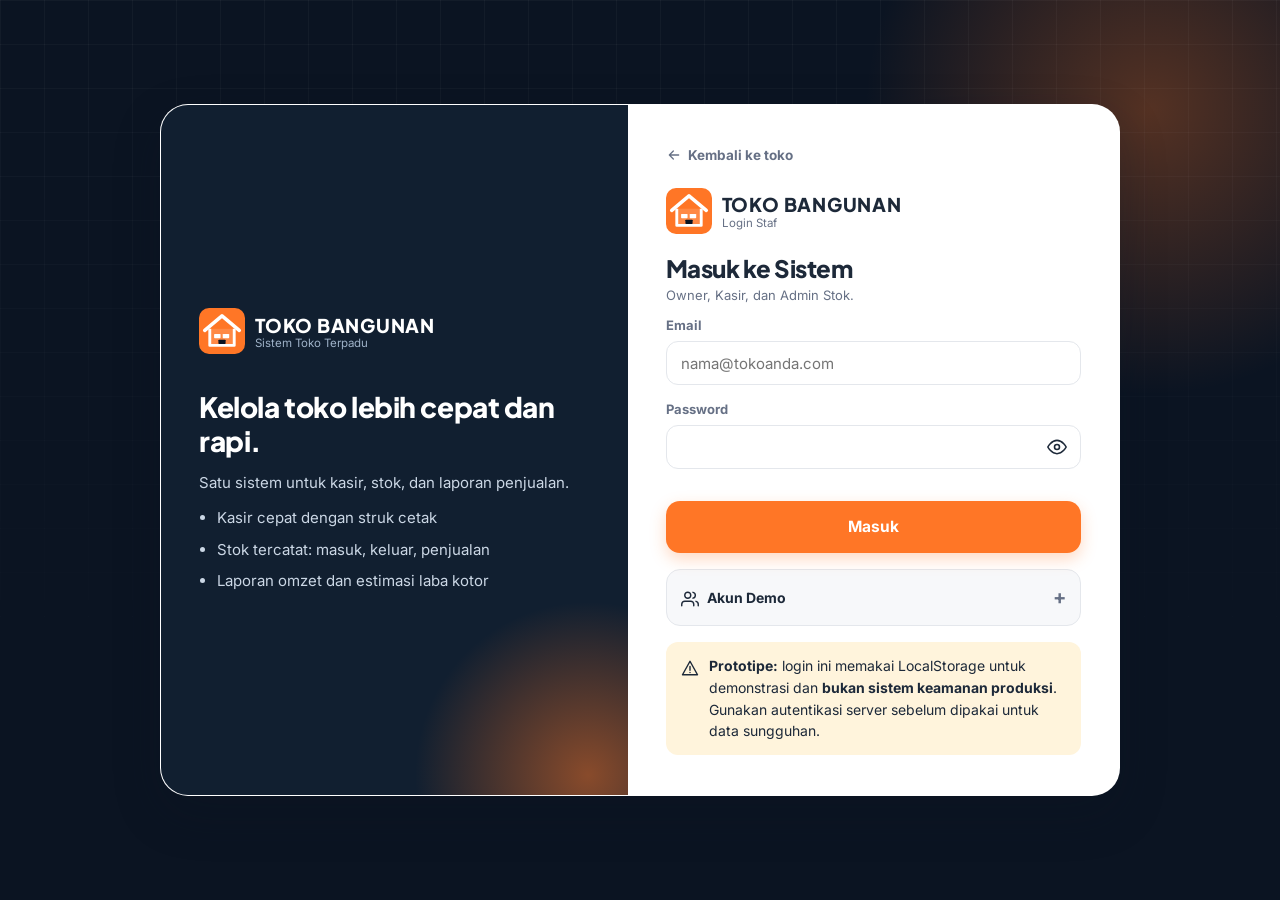
<file: owner.html>
<!DOCTYPE html>
<html lang="id" data-theme="light">
<head>
<meta charset="utf-8">
<meta name="viewport" content="width=device-width, initial-scale=1">
<title>Dashboard Owner — TOKO BANGUNAN</title>
<meta name="description" content="Dashboard analitik penjualan dan stok untuk pemilik toko bangunan.">
<meta name="robots" content="noindex,nofollow">
<meta name="theme-color" content="#0B1422">
<link rel="manifest" href="manifest.json">
<link rel="icon" href="icon.svg" type="image/svg+xml">
<link rel="apple-touch-icon" href="icon-192.png">
<script>(function(){try{var t=localStorage.getItem('tb_theme');if(t!=='dark'&&t!=='light')t=(window.matchMedia&&matchMedia('(prefers-color-scheme: dark)').matches)?'dark':'light';document.documentElement.setAttribute('data-theme',t);if(sessionStorage.getItem('tb_loaded')){document.documentElement.classList.add('no-loader')}else{document.documentElement.classList.add('loading')}}catch(e){}})();</script>
<link rel="preconnect" href="https://fonts.googleapis.com">
<link rel="preconnect" href="https://fonts.gstatic.com" crossorigin>
<link rel="stylesheet" href="https://fonts.googleapis.com/css2?family=Inter:wght@400;500;600;700&family=Plus+Jakarta+Sans:wght@700;800&display=swap">
<link rel="stylesheet" href="style.css">
<link rel="stylesheet" href="responsive.css">
</head>
<body class="guard-pending" data-shell="dash" data-title="Dashboard Owner" data-roles="owner">
<div id="tb-loader" role="status" aria-live="polite" aria-label="Memuat TOKO BANGUNAN"><div class="ld-grid" aria-hidden="true"></div><div class="ld-glow" aria-hidden="true"></div><div class="ld-box"><div class="ld-logo"><i class="ld-ring"></i><svg width="96" height="96" viewBox="0 0 64 64" role="img" aria-label="Logo TOKO BANGUNAN"><rect width="64" height="64" rx="15" fill="#FF7626"/><path class="ld-roof" d="M8 31L32 11l24 20" fill="none" stroke="#fff" stroke-width="5" stroke-linecap="round" stroke-linejoin="round"/><path d="M15 29v23h34V29" fill="#fff" fill-opacity=".14" stroke="#fff" stroke-width="4" stroke-linejoin="round"/><rect x="21" y="36" width="9" height="6" rx="1" fill="#fff"/><rect x="33" y="36" width="9" height="6" rx="1" fill="#fff"/><rect x="27" y="44" width="10" height="6" rx="1" fill="#0B1422"/></svg></div><b class="ld-name">TOKO BANGUNAN</b><div class="ld-sub">Mitra Material Konstruksi</div><div class="ld-bricks" aria-hidden="true"><i></i><i></i><i></i><i></i><i></i><i></i></div><div class="ld-bar"><i id="ld-fill"></i></div><div class="ld-meta"><span id="ld-msg">Menyiapkan sistem…</span><span id="ld-pct">0%</span></div><button type="button" class="ld-skip" id="ld-skip">Lewati</button></div><div class="ld-foot" aria-hidden="true">Katalog &bull; Keranjang &bull; Kasir &bull; Stok</div></div>
<div class="dash" id="dash"><aside class="dash-side" id="dash-side"></aside><div class="dash-scrim" id="dash-scrim"></div><div class="dash-body"><header class="dash-top" id="dash-top"></header>
<main class="dash-main" id="page">

<div id="demo-banner"></div>
<div class="filter-bar">
  <label class="field"><span>Dari tanggal</span><input class="input" type="date" id="o-from"></label>
  <label class="field"><span>Sampai tanggal</span><input class="input" type="date" id="o-to"></label>
  <div class="chips" id="o-presets" style="margin:0"><button class="chip" data-p="today">Hari ini</button><button class="chip" data-p="7">7 hari</button><button class="chip active" data-p="14">14 hari</button><button class="chip" data-p="30">30 hari</button><button class="chip" data-p="month">Bulan ini</button></div>
</div>
<div class="stat-grid" id="o-stats"></div>
<div class="alert info small"><span data-ic="info" data-size="18"></span><span><b>Catatan angka:</b> <b>Omzet</b> = penjualan barang setelah diskon (di luar ongkir, tanpa transaksi batal). <b>Laba kotor</b> = omzet − modal barang terjual (bukan laba bersih: biaya operasional belum dicatat). <b>Arus kas masuk</b> = hanya transaksi berstatus Lunas, termasuk ongkir.</span></div>
<div class="grid-2">
  <div class="card panel"><h3><span>Grafik Penjualan Harian</span><span class="legend"><span><i style="background:var(--orange)"></i>Periode ini</span><span><i style="background:#8aa4c4"></i>Periode sebelumnya</span></span></h3><div id="o-chart"></div><div id="o-compare" class="small muted" style="margin-top:8px"></div></div>
  <div class="card panel"><h3>Metode Pembayaran</h3><div id="o-methods"></div></div>
</div>
<div class="grid-2e">
  <div class="card panel"><h3>Produk Terlaris</h3><ol class="rank" id="o-top"></ol></div>
  <div class="card panel"><h3><span>Stok Menipis / Habis</span><a class="link-more small" href="admin-stok.html">Kelola stok</a></h3>
    <div id="o-low"></div></div>
</div>
<div class="card panel"><h3><span>Transaksi Terbaru</span><a class="link-more small" href="laporan.html#transaksi">Semua transaksi</a></h3>
  <div class="tbl-wrap"><table class="tbl cards-sm"><thead><tr><th>No.</th><th>Waktu</th><th>Pelanggan</th><th>Metode</th><th class="num">Total</th><th>Status</th></tr></thead><tbody id="o-recent"></tbody></table></div></div>

</main>
<div id="dash-foot"></div></div></div>
<script src="data.js"></script>
<script src="simulasi.js"></script>
<script src="art.js"></script>
<script src="app.js"></script>
<script src="auth.js"></script>
<script src="owner.js"></script>
</body>
</html>
</file>
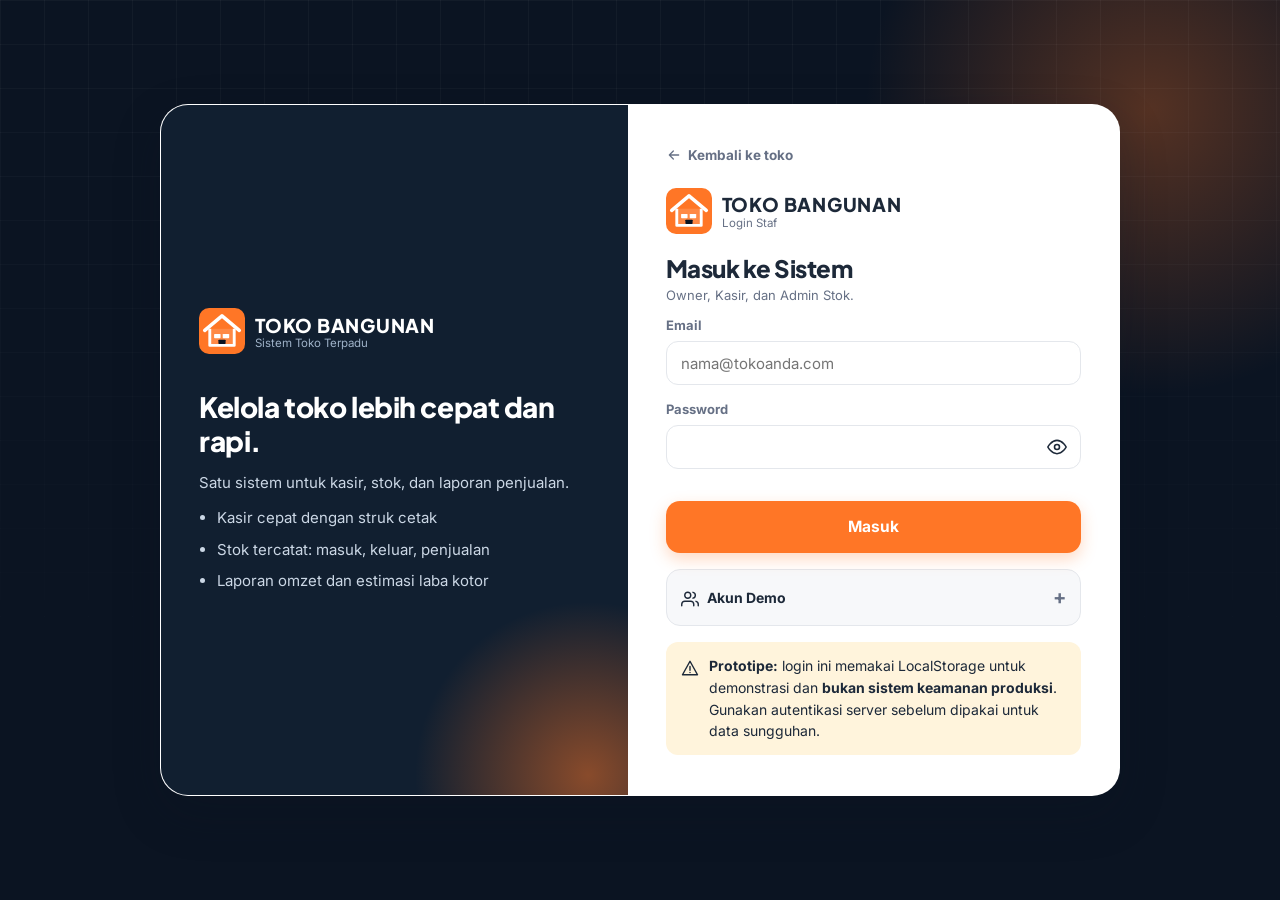
<file: pengaturan.html>
<!DOCTYPE html>
<html lang="id" data-theme="light">
<head>
<meta charset="utf-8">
<meta name="viewport" content="width=device-width, initial-scale=1">
<title>Pengaturan Toko — TOKO BANGUNAN</title>
<meta name="description" content="Pengaturan identitas toko, pembayaran, tarif pengiriman, pengguna, dan backup data.">
<meta name="robots" content="noindex,nofollow">
<meta name="theme-color" content="#0B1422">
<link rel="manifest" href="manifest.json">
<link rel="icon" href="icon.svg" type="image/svg+xml">
<link rel="apple-touch-icon" href="icon-192.png">
<script>(function(){try{var t=localStorage.getItem('tb_theme');if(t!=='dark'&&t!=='light')t=(window.matchMedia&&matchMedia('(prefers-color-scheme: dark)').matches)?'dark':'light';document.documentElement.setAttribute('data-theme',t);if(sessionStorage.getItem('tb_loaded')){document.documentElement.classList.add('no-loader')}else{document.documentElement.classList.add('loading')}}catch(e){}})();</script>
<link rel="preconnect" href="https://fonts.googleapis.com">
<link rel="preconnect" href="https://fonts.gstatic.com" crossorigin>
<link rel="stylesheet" href="https://fonts.googleapis.com/css2?family=Inter:wght@400;500;600;700&family=Plus+Jakarta+Sans:wght@700;800&display=swap">
<link rel="stylesheet" href="style.css">
<link rel="stylesheet" href="responsive.css">
</head>
<body class="guard-pending" data-shell="dash" data-title="Pengaturan Toko" data-roles="owner">
<div id="tb-loader" role="status" aria-live="polite" aria-label="Memuat TOKO BANGUNAN"><div class="ld-grid" aria-hidden="true"></div><div class="ld-glow" aria-hidden="true"></div><div class="ld-box"><div class="ld-logo"><i class="ld-ring"></i><svg width="96" height="96" viewBox="0 0 64 64" role="img" aria-label="Logo TOKO BANGUNAN"><rect width="64" height="64" rx="15" fill="#FF7626"/><path class="ld-roof" d="M8 31L32 11l24 20" fill="none" stroke="#fff" stroke-width="5" stroke-linecap="round" stroke-linejoin="round"/><path d="M15 29v23h34V29" fill="#fff" fill-opacity=".14" stroke="#fff" stroke-width="4" stroke-linejoin="round"/><rect x="21" y="36" width="9" height="6" rx="1" fill="#fff"/><rect x="33" y="36" width="9" height="6" rx="1" fill="#fff"/><rect x="27" y="44" width="10" height="6" rx="1" fill="#0B1422"/></svg></div><b class="ld-name">TOKO BANGUNAN</b><div class="ld-sub">Mitra Material Konstruksi</div><div class="ld-bricks" aria-hidden="true"><i></i><i></i><i></i><i></i><i></i><i></i></div><div class="ld-bar"><i id="ld-fill"></i></div><div class="ld-meta"><span id="ld-msg">Menyiapkan sistem…</span><span id="ld-pct">0%</span></div><button type="button" class="ld-skip" id="ld-skip">Lewati</button></div><div class="ld-foot" aria-hidden="true">Katalog &bull; Keranjang &bull; Kasir &bull; Stok</div></div>
<div class="dash" id="dash"><aside class="dash-side" id="dash-side"></aside><div class="dash-scrim" id="dash-scrim"></div><div class="dash-body"><header class="dash-top" id="dash-top"></header>
<main class="dash-main" id="page">

<div class="tabs" role="tablist" id="set-tabs"><button data-tab="toko" class="active">Identitas Toko</button><button data-tab="pembayaran">Pembayaran</button><button data-tab="pengiriman">Tarif Pengiriman</button><button data-tab="diskon">Diskon</button><button data-tab="pengguna">Pengguna & Role</button><button data-tab="data">Backup & Data</button><button data-tab="simulasi">Simulasi & Uji Performa</button></div>
<section id="set-toko"></section><section id="set-pembayaran" hidden></section><section id="set-pengiriman" hidden></section><section id="set-diskon" hidden></section><section id="set-pengguna" hidden></section><section id="set-data" hidden></section><section id="set-simulasi" hidden></section>

</main>
<div id="dash-foot"></div></div></div>
<script src="data.js"></script>
<script src="simulasi.js"></script>
<script src="art.js"></script>
<script src="app.js"></script>
<script src="auth.js"></script>
<script src="pengaturan.js"></script>
</body>
</html>
</file>
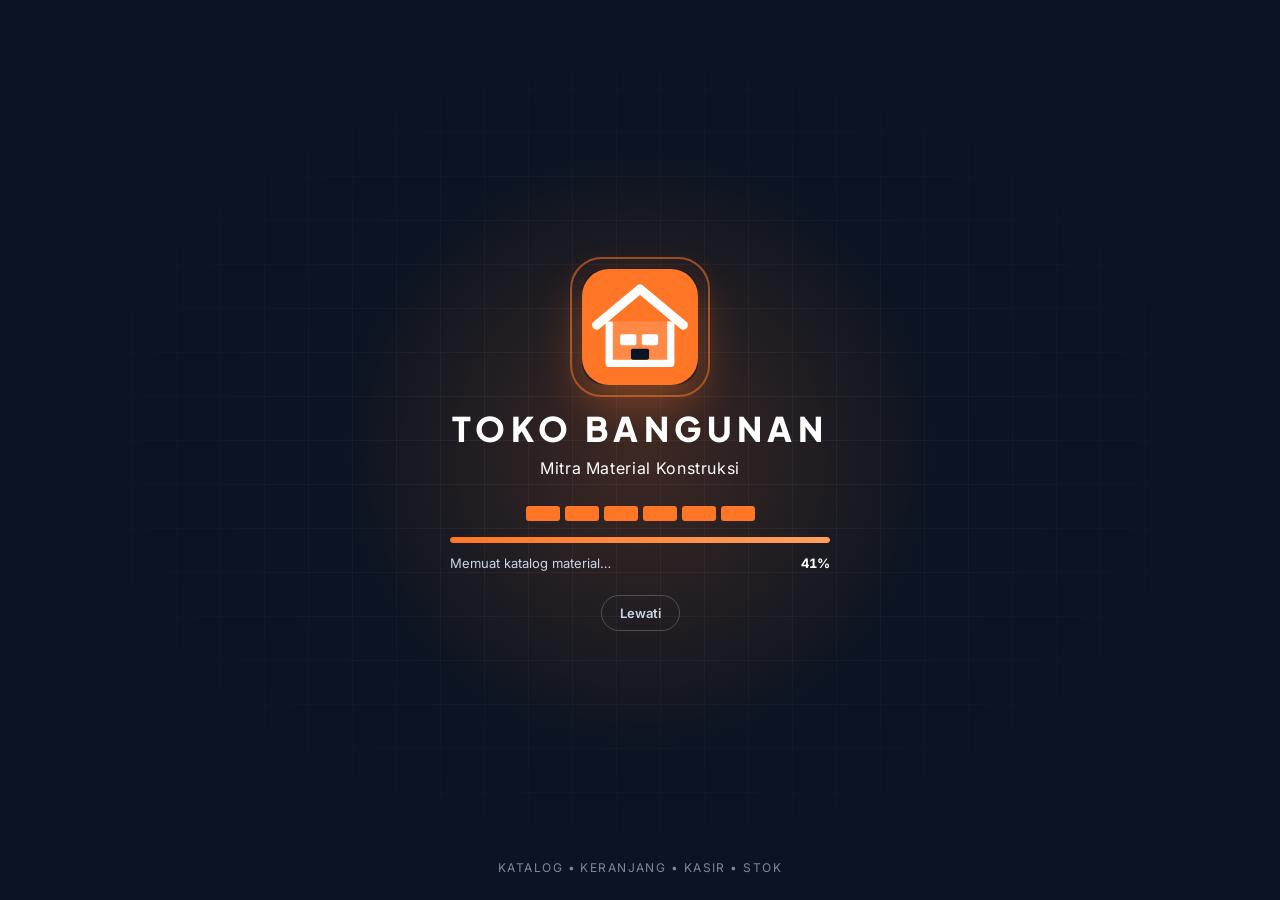
<file: produk.html>
<!DOCTYPE html>
<html lang="id" data-theme="light">
<head>
<meta charset="utf-8">
<meta name="viewport" content="width=device-width, initial-scale=1">
<title>Detail Produk — TOKO BANGUNAN</title>
<meta name="description" content="Detail produk material bangunan: harga, satuan, stok, dan pemesanan via WhatsApp.">
<meta property="og:type" content="website">
<meta property="og:site_name" content="TOKO BANGUNAN">
<meta property="og:locale" content="id_ID">
<meta property="og:title" content="TOKO BANGUNAN — Material Lengkap, Harga Jelas, Antar ke Proyek">
<meta property="og:description" content="Semen, pasir, bata, besi, keramik &amp; cat. Pesan via WhatsApp, diantar ke lokasi proyek.">
<meta property="og:image" content="https://benyoriki.github.io/TokoBangunan/og-image.jpg">
<meta property="og:image:width" content="1200">
<meta property="og:image:height" content="628">
<meta name="twitter:card" content="summary_large_image">
<meta name="theme-color" content="#0B1422">
<link rel="manifest" href="manifest.json">
<link rel="icon" href="icon.svg" type="image/svg+xml">
<link rel="apple-touch-icon" href="icon-192.png">
<script>(function(){try{var t=localStorage.getItem('tb_theme');if(t!=='dark'&&t!=='light')t=(window.matchMedia&&matchMedia('(prefers-color-scheme: dark)').matches)?'dark':'light';document.documentElement.setAttribute('data-theme',t);if(sessionStorage.getItem('tb_loaded')){document.documentElement.classList.add('no-loader')}else{document.documentElement.classList.add('loading')}}catch(e){}})();</script>
<link rel="preconnect" href="https://fonts.googleapis.com">
<link rel="preconnect" href="https://fonts.gstatic.com" crossorigin>
<link rel="stylesheet" href="https://fonts.googleapis.com/css2?family=Inter:wght@400;500;600;700&family=Plus+Jakarta+Sans:wght@700;800&display=swap">
<link rel="stylesheet" href="style.css">
<link rel="stylesheet" href="responsive.css">
</head>
<body data-shell="public" data-active="katalog">
<div id="tb-loader" role="status" aria-live="polite" aria-label="Memuat TOKO BANGUNAN"><div class="ld-grid" aria-hidden="true"></div><div class="ld-glow" aria-hidden="true"></div><div class="ld-box"><div class="ld-logo"><i class="ld-ring"></i><svg width="96" height="96" viewBox="0 0 64 64" role="img" aria-label="Logo TOKO BANGUNAN"><rect width="64" height="64" rx="15" fill="#FF7626"/><path class="ld-roof" d="M8 31L32 11l24 20" fill="none" stroke="#fff" stroke-width="5" stroke-linecap="round" stroke-linejoin="round"/><path d="M15 29v23h34V29" fill="#fff" fill-opacity=".14" stroke="#fff" stroke-width="4" stroke-linejoin="round"/><rect x="21" y="36" width="9" height="6" rx="1" fill="#fff"/><rect x="33" y="36" width="9" height="6" rx="1" fill="#fff"/><rect x="27" y="44" width="10" height="6" rx="1" fill="#0B1422"/></svg></div><b class="ld-name">TOKO BANGUNAN</b><div class="ld-sub">Mitra Material Konstruksi</div><div class="ld-bricks" aria-hidden="true"><i></i><i></i><i></i><i></i><i></i><i></i></div><div class="ld-bar"><i id="ld-fill"></i></div><div class="ld-meta"><span id="ld-msg">Menyiapkan sistem…</span><span id="ld-pct">0%</span></div><button type="button" class="ld-skip" id="ld-skip">Lewati</button></div><div class="ld-foot" aria-hidden="true">Katalog &bull; Keranjang &bull; Kasir &bull; Stok</div></div>
<div id="site-header"></div>
<main id="page">

<div class="container" id="pd-root">
  <nav class="crumb" aria-label="Breadcrumb" id="pd-crumb"><a href="index.html">Home</a> / <a href="katalog.html">Katalog</a></nav>
  <div id="demo-banner"></div>
  <div id="pd-content"></div>
  <section id="pd-related" hidden style="padding-bottom:40px"><div class="sec-head"><div><h2 style="font-size:22px">Produk Terkait</h2></div></div><div class="prod-grid" id="pd-related-grid"></div></section>
</div>

</main>
<div id="site-footer"></div>
<script src="data.js"></script>
<script src="simulasi.js"></script>
<script src="art.js"></script>
<script src="app.js"></script>
<script src="auth.js"></script>
<script src="produk.js"></script>
</body>
</html>
</file>
<file: style.css>
/* =====================================================================
   style.css V2 — TOKO BANGUNAN · "Construction Commerce Premium 2026"
   Vanilla CSS, mobile-first dasar + penyesuaian desktop di responsive.css.
   Palet: Deep Navy #0B1422 · Navy Surface #111F30 · Orange #FF7626 · Concrete #F2F4F7
   Tanpa blur/filter berat; kompatibel HP kelas bawah. Mode gelap tetap tersedia.
   ===================================================================== */
:root {
  --bg: #f2f4f7; --surface: #ffffff; --surface-2: #f7f8fa; --text: #1d2939; --muted: #667085; --line: #e4e7ec;
  --navy: #0b1422; --navy-2: #111f30; --navy-3: #1a2c44; --navy-text: #e6edf6;
  --orange: #ff7626; --orange-h: #ff8b3d; --orange-d: #e8630f; --orange-soft: #fff1e8;
  --blue: #1d6fd6; --ok: #16a34a; --ok-soft: #e3f6ea; --warn: #b45309; --warn-soft: #fff4dc; --bad: #d92d20; --bad-soft: #fdecea;
  --grad: linear-gradient(180deg, #ff8b3d 0%, #ff7626 100%);
  --shadow-sm: 0 1px 2px rgba(16, 24, 40, .06); --shadow: 0 1px 3px rgba(16, 24, 40, .06), 0 8px 22px rgba(16, 24, 40, .07); --shadow-lg: 0 18px 48px rgba(11, 20, 34, .24);
  --r: 16px; --r-sm: 12px; --r-lg: 20px;
  --font: Inter, "Segoe UI", system-ui, -apple-system, Roboto, "Helvetica Neue", Arial, sans-serif;
  --font-h: "Plus Jakarta Sans", Inter, "Segoe UI", system-ui, -apple-system, Roboto, Arial, sans-serif;
}
[data-theme="dark"] {
  --bg: #0a111c; --surface: #111f30; --surface-2: #0d1827; --text: #e8edf5; --muted: #9fb0c4; --line: #223650;
  --navy: #070d17; --navy-2: #0d1a2b; --navy-3: #16293f; --orange-soft: #3a2314; --ok: #4ade80; --ok-soft: #12321f; --warn: #fbbf24; --warn-soft: #3a2d0e; --bad: #f87171; --bad-soft: #3b1717; --blue: #6aa8ff;
  --shadow-sm: none; --shadow: 0 2px 10px rgba(0, 0, 0, .35); --shadow-lg: 0 16px 48px rgba(0, 0, 0, .6);
}
* { box-sizing: border-box; }
html { -webkit-text-size-adjust: 100%; scroll-behavior: smooth; }
body { margin: 0; font-family: var(--font); background: var(--bg); color: var(--text); font-size: 15px; line-height: 1.55; min-width: 320px; overflow-x: hidden; -webkit-font-smoothing: antialiased; }
img, svg { max-width: 100%; }
a { color: var(--blue); text-decoration: none; } a:hover { text-decoration: underline; }
h1, h2, h3, h4 { font-family: var(--font-h); line-height: 1.2; margin: 0 0 .5em; letter-spacing: -.02em; font-weight: 800; }
p { margin: 0 0 .8em; }
:focus-visible { outline: 3px solid #ffb184; outline-offset: 2px; border-radius: 8px; }
.container { width: 100%; max-width: 1240px; margin: 0 auto; padding: 0 16px; }
.ic { flex: none; vertical-align: middle; }
.muted { color: var(--muted); } .muted-light { color: #aebdd0; } .small { font-size: 13px; } .right { text-align: right; } .center { text-align: center; }
.sr-only { position: absolute; width: 1px; height: 1px; overflow: hidden; clip: rect(0 0 0 0); white-space: nowrap; }
body.modal-open { overflow: hidden; }
.guard-pending #page, .guard-pending #dash { visibility: hidden; }
[hidden] { display: none !important; }

/* ---- Loading screen V2 (4 dtk, ringan: CSS transform/opacity saja) ---- */
#tb-loader { position: fixed; top: 0; right: 0; bottom: 0; left: 0; z-index: 9999; background: #0B1422; display: flex; align-items: center; justify-content: center; color: #fff; overflow: hidden; transition: opacity .55s ease, visibility .55s; }
#tb-loader.done { opacity: 0; visibility: hidden; }
#tb-loader.done .ld-box { transform: scale(1.04); transition: transform .55s ease; }
html.no-loader #tb-loader { display: none; }
html.loading body { overflow: hidden; }
.ld-grid { position: absolute; inset: 0; background-image: linear-gradient(rgba(255,255,255,.045) 1px, transparent 1px), linear-gradient(90deg, rgba(255,255,255,.045) 1px, transparent 1px); background-size: 44px 44px; -webkit-mask-image: radial-gradient(ellipse at center, #000 20%, transparent 72%); mask-image: radial-gradient(ellipse at center, #000 20%, transparent 72%); animation: ldGrid 4s linear forwards; }
.ld-glow { position: absolute; width: min(120vw, 760px); height: min(120vw, 760px); border-radius: 50%; background: radial-gradient(circle, rgba(255,118,38,.30), rgba(255,118,38,0) 62%); animation: ldGlow 4s ease-in-out forwards; }
.ld-box { position: relative; z-index: 1; text-align: center; padding: 24px; width: min(420px, 100%); }
.ld-logo { position: relative; width: 96px; height: 96px; margin: 0 auto 22px; animation: ldPop .8s cubic-bezier(.2,.9,.3,1.2) both; }
.ld-logo svg { position: relative; z-index: 1; border-radius: 22px; box-shadow: 0 18px 44px rgba(255,118,38,.38); }
.ld-ring { position: absolute; inset: -12px; border-radius: 32px; border: 2px solid rgba(255,118,38,.55); animation: ldRing 2s ease-out infinite; }
.ld-roof { stroke-dasharray: 80; stroke-dashoffset: 80; animation: ldDraw 1s .3s ease forwards; }
.ld-name { display: block; font: 800 26px var(--font-h); letter-spacing: .16em; animation: ldUp .7s .35s ease both; }
.ld-sub { opacity: .8; font-size: 14px; margin-top: 6px; letter-spacing: .04em; animation: ldUp .7s .5s ease both; }
.ld-bricks { display: flex; justify-content: center; gap: 5px; margin: 26px auto 0; }
.ld-bricks i { width: 26px; height: 12px; border-radius: 3px; background: #FF7626; opacity: 0; transform: translateY(-14px); animation: ldBrick .45s ease forwards; }
.ld-bricks i:nth-child(1) { animation-delay: .8s } .ld-bricks i:nth-child(2) { animation-delay: 1.25s } .ld-bricks i:nth-child(3) { animation-delay: 1.7s } .ld-bricks i:nth-child(4) { animation-delay: 2.15s } .ld-bricks i:nth-child(5) { animation-delay: 2.6s } .ld-bricks i:nth-child(6) { animation-delay: 3.05s }
.ld-bar { width: min(300px, 78vw); height: 6px; border-radius: 99px; background: rgba(255,255,255,.14); margin: 16px auto 0; overflow: hidden; }
.ld-bar i { display: block; height: 100%; width: 100%; background: linear-gradient(90deg, #FF7626, #FFA05C); border-radius: 99px; transform-origin: left; transform: scaleX(0); animation: ldBar 4s cubic-bezier(.45,.05,.35,1) forwards; }
.ld-meta { width: min(300px, 78vw); margin: 10px auto 0; display: flex; justify-content: space-between; gap: 12px; font-size: 13px; color: #cbd7e5; }
.ld-meta #ld-pct { font-variant-numeric: tabular-nums; font-weight: 700; color: #fff; }
.ld-skip { margin-top: 22px; background: transparent; border: 1px solid rgba(255,255,255,.22); color: #cbd7e5; border-radius: 99px; padding: 8px 18px; font: 600 13px var(--font); cursor: pointer; min-height: 36px; }
.ld-skip:hover, .ld-skip:focus-visible { background: rgba(255,255,255,.1); color: #fff; }
.ld-foot { position: absolute; bottom: 22px; left: 0; right: 0; text-align: center; font-size: 12px; letter-spacing: .12em; text-transform: uppercase; color: rgba(203,215,229,.6); padding: 0 16px; }
@media (min-width: 900px) { .ld-logo { width: 116px; height: 116px; } .ld-logo svg { width: 116px; height: 116px; } .ld-name { font-size: 34px; } .ld-sub { font-size: 16px; } .ld-bricks i { width: 34px; height: 15px; } .ld-bar, .ld-meta { width: 380px; } .ld-box { width: 520px; } }
@keyframes ldBar { to { transform: scaleX(1); } }
@keyframes ldPop { from { transform: scale(.6) translateY(10px); opacity: 0; } to { transform: none; opacity: 1; } }
@keyframes ldUp { from { transform: translateY(12px); opacity: 0; } to { transform: none; opacity: 1; } }
@keyframes ldRing { from { transform: scale(.9); opacity: .9; } to { transform: scale(1.35); opacity: 0; } }
@keyframes ldDraw { to { stroke-dashoffset: 0; } }
@keyframes ldBrick { to { opacity: 1; transform: none; } }
@keyframes ldGrid { from { background-position: 0 0; } to { background-position: 0 44px; } }
@keyframes ldGlow { 0%,100% { transform: scale(.9); opacity: .7; } 50% { transform: scale(1.08); opacity: 1; } }
@media (prefers-reduced-motion: reduce) { .ld-grid, .ld-glow, .ld-ring, .ld-roof, .ld-logo, .ld-name, .ld-sub { animation: none !important; } .ld-roof { stroke-dashoffset: 0; } .ld-bricks i { animation-duration: .01s; } }

/* ---- Tombol & form ---- */
.btn { display: inline-flex; align-items: center; justify-content: center; gap: 8px; border: 1.5px solid transparent; border-radius: 12px; padding: 10px 18px; font: 700 14px/1.2 var(--font); cursor: pointer; transition: transform .12s ease, background-color .15s, border-color .15s, color .15s, box-shadow .15s; min-height: 44px; text-decoration: none !important; white-space: nowrap; }
.btn:active { transform: translateY(1px); } .btn[disabled] { opacity: .5; cursor: not-allowed; }
.btn-primary { background: var(--orange); color: #fff; box-shadow: 0 6px 16px rgba(255, 118, 38, .28); } .btn-primary:hover:not([disabled]) { background: var(--orange-h); }
.btn-dark { background: var(--navy-2); color: #fff; } .btn-dark:hover { background: var(--navy-3); }
.btn-outline { background: var(--surface); border-color: var(--line); color: var(--text); } .btn-outline:hover { border-color: var(--orange); color: var(--orange-d); }
.btn-ghost { background: transparent; color: var(--text); } .btn-ghost:hover { background: var(--surface-2); }
.btn-light { background: #fff; color: #0b1422; } .btn-light:hover { background: #fff1e8; }
.btn-ghost-on-dark { background: rgba(255, 255, 255, .08); color: #fff; border-color: rgba(255, 255, 255, .28); } .btn-ghost-on-dark:hover { background: rgba(255, 255, 255, .16); }
.btn-danger { background: var(--bad); color: #fff; } .btn-ok { background: var(--ok); color: #fff; }
[data-theme="dark"] .btn-ok { color: #06240f; } [data-theme="dark"] .btn-danger { color: #2a0606; }
.btn-wa { background: #fff; color: #128c4a; border-color: #86d6a8; } .btn-wa:hover { background: #effaf3; }
[data-theme="dark"] .btn-wa { background: transparent; color: #4ade80; border-color: #2a6b43; }
.btn-ghost-light { background: rgba(255, 255, 255, .08); color: #fff; border-color: rgba(255, 255, 255, .16); } .btn-ghost-light:hover { background: rgba(255, 255, 255, .16); }
.btn-sm { padding: 6px 12px; min-height: 38px; font-size: 13px; border-radius: 10px; } .btn-lg { padding: 13px 24px; font-size: 15.5px; min-height: 52px; border-radius: 14px; } .btn-block { width: 100%; }
.icon-btn { display: inline-flex; align-items: center; justify-content: center; width: 44px; height: 44px; border-radius: 12px; border: 0; background: transparent; color: inherit; cursor: pointer; position: relative; } .icon-btn:hover { background: rgba(127, 140, 160, .16); text-decoration: none; }
.input, select.input, textarea.input { width: 100%; padding: 10px 14px; border: 1.5px solid var(--line); border-radius: 12px; background: var(--surface); color: var(--text); font: 400 15px var(--font); min-height: 44px; }
.input:focus { border-color: var(--orange); outline: none; box-shadow: 0 0 0 4px rgba(255, 118, 38, .16); }
textarea.input { min-height: 84px; resize: vertical; }
.field { display: block; margin-bottom: 14px; min-width: 0; } .field > span { display: block; font-size: 13px; font-weight: 700; margin-bottom: 6px; color: var(--muted); }
.field .hint { font-weight: 400; font-size: 12px; color: var(--muted); margin-top: 4px; display: block; }
.form-error { color: var(--bad); font-size: 13px; min-height: 18px; margin: 4px 0 0; font-weight: 700; }
.form-grid { display: grid; grid-template-columns: repeat(2, minmax(0, 1fr)); gap: 0 16px; } .form-grid .full { grid-column: 1 / -1; }
.check { display: flex; align-items: center; gap: 8px; font-size: 14px; cursor: pointer; } .check input { width: 18px; height: 18px; accent-color: var(--orange); }
.pw-wrap { position: relative; } .pw-wrap .input { padding-right: 50px; } .pw-wrap button { position: absolute; right: 2px; top: 0; }

/* ---- Badge, pill, kartu, alert ---- */
.badge { position: absolute; top: 2px; right: 0; min-width: 18px; height: 18px; border-radius: 99px; background: var(--orange); color: #fff; font: 800 11px/18px var(--font); text-align: center; padding: 0 5px; box-shadow: 0 0 0 2px var(--navy); }
.bnav .badge { box-shadow: 0 0 0 2px var(--surface); }
.pill { display: inline-block; padding: 2px 10px; border-radius: 99px; font-size: 12px; font-weight: 700; background: var(--surface-2); color: var(--muted); border: 1px solid var(--line); white-space: nowrap; }
.pill.ok { background: var(--ok-soft); color: var(--ok); border-color: transparent; } .pill.warn { background: var(--warn-soft); color: var(--warn); border-color: transparent; } .pill.bad { background: var(--bad-soft); color: var(--bad); border-color: transparent; } .pill.promo { background: var(--orange); color: #fff; border-color: transparent; } .pill.info { background: #e6f0fd; color: #1a5cb3; border-color: transparent; } .pill.best { background: var(--navy-2); color: #fff; border-color: transparent; }
[data-theme="dark"] .pill.info { background: #15294a; color: #8db8ff; }
.card { background: var(--surface); border: 1px solid var(--line); border-radius: var(--r); box-shadow: var(--shadow-sm); }
.card-pad { padding: 18px; }
.alert > span:first-child { flex: none; }
.alert { display: flex; gap: 10px; padding: 12px 14px; border-radius: var(--r-sm); font-size: 14px; border: 1px solid var(--line); background: var(--surface-2); margin-bottom: 14px; }
.alert.warn { background: var(--warn-soft); border-color: transparent; color: var(--text); } .alert.bad { background: var(--bad-soft); border-color: transparent; } .alert.ok { background: var(--ok-soft); border-color: transparent; } .alert.info { background: #e8f1fd; border-color: transparent; color: #0f3a6e; }
[data-theme="dark"] .alert.info { background: #15294a; color: #cfe1ff; }
.demo-banner { display: flex; gap: 8px; align-items: flex-start; background: var(--warn-soft); color: var(--text); font-size: 13px; padding: 9px 14px; border-radius: 12px; margin: 14px 0; }

/* ---- Toast & modal ---- */
#toasts { position: fixed; right: 16px; bottom: 16px; z-index: 9000; display: grid; gap: 8px; max-width: min(380px, calc(100vw - 32px)); }
.toast { display: flex; gap: 10px; align-items: flex-start; background: var(--navy-2); color: #fff; padding: 12px 14px; border-radius: 14px; box-shadow: var(--shadow-lg); font-size: 14px; animation: toastIn .25s ease; border: 1px solid rgba(255, 255, 255, .1); }
.toast .t-ic { flex: none; width: 24px; height: 24px; border-radius: 50%; display: flex; align-items: center; justify-content: center; background: #3b82f6; margin-top: 1px; }
.toast.ok .t-ic { background: var(--ok); } .toast.error { background: #3b1212; border-color: #7f2a2a; } .toast.error .t-ic { background: #ef4444; } .toast.out { opacity: 0; transform: translateY(8px); transition: .3s; }
@keyframes toastIn { from { opacity: 0; transform: translateY(10px); } }
.modal-wrap { position: fixed; top: 0; right: 0; bottom: 0; left: 0; z-index: 8000; background: rgba(8, 14, 24, .62); display: flex; align-items: center; justify-content: center; padding: 16px; animation: fade .15s; }
.modal { background: var(--surface); color: var(--text); width: min(600px, 100%); max-height: calc(100vh - 32px); display: flex; flex-direction: column; border-radius: 20px; box-shadow: var(--shadow-lg); }
.modal-head { display: flex; justify-content: space-between; align-items: center; padding: 14px 20px; border-bottom: 1px solid var(--line); } .modal-head h3 { margin: 0; font-size: 18px; }
.modal-body { padding: 20px; overflow: auto; } .modal-foot { padding: 14px 20px; border-top: 1px solid var(--line); display: flex; gap: 8px; justify-content: flex-end; flex-wrap: wrap; }
@keyframes fade { from { opacity: 0; } }

/* ---- Header publik (navy) ---- */
.site-header { position: sticky; top: 0; z-index: 500; background: var(--navy); color: #fff; box-shadow: 0 1px 0 rgba(255, 255, 255, .06); }
.hdr-row { display: flex; align-items: center; gap: 10px; padding-top: 10px; padding-bottom: 10px; flex-wrap: wrap; }
.brand { display: flex; align-items: center; gap: 10px; color: var(--text); text-decoration: none !important; min-width: 0; } .brand b { display: block; font: 800 17px/1.1 var(--font-h); letter-spacing: .04em; white-space: nowrap; } .brand small { display: block; font-size: 11px; color: var(--muted); }
.brand-light, .site-header .brand { color: #fff; } .brand-light small, .site-header .brand small { color: #9fb2c8; }
.hdr-search { order: 5; flex: 1 0 100%; display: flex; position: relative; }
.hdr-search .input { padding-right: 56px; border-radius: 12px; background: #fff; color: #1d2939; border-color: transparent; padding-left: 16px; min-height: 46px; }
.search-btn { position: absolute; right: 4px; top: 4px; height: 38px; width: 42px; border: 0; background: var(--orange); color: #fff; border-radius: 10px; cursor: pointer; display: flex; align-items: center; justify-content: center; } .search-btn:hover { background: var(--orange-h); }
.hdr-nav { display: none; gap: 2px; } .hdr-nav a { display: flex; align-items: center; gap: 7px; padding: 8px 12px; border-radius: 10px; color: #c4d1e0; font-size: 14px; font-weight: 600; white-space: nowrap; } .hdr-nav a:hover, .hdr-nav a.active { color: #fff; text-decoration: none; background: rgba(255, 255, 255, .08); } .hdr-nav a.active { box-shadow: inset 0 -2px 0 var(--orange); border-radius: 10px 10px 4px 4px; }
.hdr-actions { display: flex; align-items: center; gap: 4px; margin-left: auto; } .hdr-actions .icon-btn { color: #e6edf6; width: 42px; height: 42px; }
.hdr-login { margin-left: 4px; }
.mnav { display: none; background: var(--navy-2); border-top: 1px solid rgba(255, 255, 255, .08); } .mnav.open { display: block; } .mnav a { display: flex; gap: 12px; align-items: center; padding: 13px 18px; color: #dbe6f2; font-weight: 600; border-bottom: 1px solid rgba(255, 255, 255, .06); } .mnav a:hover { background: rgba(255, 255, 255, .05); text-decoration: none; }
.bnav { display: flex; position: fixed; left: 0; right: 0; bottom: 0; z-index: 600; background: var(--surface); border-top: 1px solid var(--line); padding-bottom: env(safe-area-inset-bottom); box-shadow: 0 -4px 18px rgba(16, 24, 40, .08); }
.bnav a { flex: 1; display: flex; flex-direction: column; align-items: center; justify-content: center; gap: 2px; padding: 8px 2px 7px; color: var(--muted); font-size: 11px; font-weight: 700; position: relative; min-height: 60px; } .bnav a:hover { text-decoration: none; }
.bnav a.active { color: var(--orange-d); } .bnav a.active::before { content: ""; position: absolute; top: 0; left: 28%; right: 28%; height: 3px; border-radius: 0 0 4px 4px; background: var(--orange); }
.bnav .badge { top: 4px; right: calc(50% - 22px); }
body[data-shell="public"] { padding-bottom: 68px; }

/* ---- Hero ---- */
.hero { position: relative; color: #fff; background: var(--navy); overflow: hidden; }
.hero::before { content: ""; position: absolute; top: 0; right: 0; bottom: 0; left: 0; background: radial-gradient(ellipse at 80% 20%, rgba(255, 118, 38, .22), transparent 55%), linear-gradient(180deg, #0b1422, #10213a); }
.hero-inner { position: relative; z-index: 2; padding: 26px 16px 40px; display: grid; grid-template-columns: minmax(0, 1fr); gap: 20px; align-items: center; }
.hero h1 { font-size: clamp(30px, 8.4vw, 56px); font-weight: 800; margin-bottom: 12px; letter-spacing: -.03em; } .hero h1 em { font-style: normal; color: var(--orange); display: block; }
.hero p { font-size: 15px; max-width: 540px; color: #c4d1e0; }
.hero-cta { display: flex; gap: 10px; flex-wrap: wrap; margin: 18px 0 4px; } .hero-cta .btn { flex: 1 1 150px; }
.hero-media { position: relative; border-radius: 18px; overflow: hidden; aspect-ratio: 1100 / 760; background: #10213a; box-shadow: 0 18px 40px rgba(0, 0, 0, .35); border: 1px solid rgba(255, 255, 255, .08); } .hero-media img { width: 100%; height: 100%; object-fit: cover; display: block; }
.hero-badge { position: absolute; left: 12px; bottom: 12px; background: var(--orange); color: #fff; border-radius: 12px; padding: 8px 12px; font-size: 12px; font-weight: 700; line-height: 1.2; box-shadow: 0 8px 20px rgba(0, 0, 0, .3); } .hero-badge b { display: block; font: 800 20px var(--font-h); }
.trust-strip { position: relative; z-index: 4; margin-top: -20px; display: grid; grid-template-columns: repeat(2, minmax(0, 1fr)); gap: 0; background: var(--surface); border: 1px solid var(--line); border-radius: var(--r-lg); box-shadow: var(--shadow); overflow: hidden; }
.feat { display: flex; gap: 12px; align-items: center; padding: 14px; border-right: 1px solid var(--line); border-bottom: 1px solid var(--line); } .feat:nth-child(2n) { border-right: 0; } .feat:nth-last-child(-n+2) { border-bottom: 0; }
.feat b { display: block; font-size: 13.5px; line-height: 1.25; } .feat small { color: var(--muted); font-size: 12px; line-height: 1.3; display: none; }
.feat .ic-wrap { width: 42px; height: 42px; border-radius: 12px; background: var(--orange-soft); color: var(--orange-d); display: flex; align-items: center; justify-content: center; flex: none; }

/* ---- Seksi ---- */
.section { padding: 34px 0; } .section.alt { background: var(--surface); border-top: 1px solid var(--line); border-bottom: 1px solid var(--line); }
.sec-head { display: flex; justify-content: space-between; align-items: flex-end; gap: 12px; margin-bottom: 18px; flex-wrap: wrap; } .sec-head h2 { margin: 0; font-size: clamp(21px, 5.4vw, 30px); } .sec-head p { margin: 4px 0 0; color: var(--muted); font-size: 14px; }
.link-more { font-weight: 700; display: inline-flex; align-items: center; gap: 6px; font-size: 14px; color: var(--orange-d); }
.cat-grid { display: grid; grid-template-columns: repeat(2, minmax(0, 1fr)); gap: 10px; }
.cat-card { display: flex; align-items: center; gap: 10px; background: var(--surface); border: 1px solid var(--line); border-radius: 14px; padding: 8px; color: var(--text); transition: transform .15s, box-shadow .15s, border-color .15s; min-width: 0; } .cat-card:hover { border-color: var(--orange); transform: translateY(-2px); box-shadow: var(--shadow); text-decoration: none; }
.cat-card img { width: 56px; height: 56px; object-fit: cover; border-radius: 10px; background: var(--surface-2); flex: none; } .cat-card b { display: block; font-size: 13px; line-height: 1.25; } .cat-card small { color: var(--muted); font-size: 12px; }
.cat-card > span { min-width: 0; }

/* ---- Promo, proyek, pengiriman ---- */
.promo-banner { display: grid; grid-template-columns: minmax(0, 1fr); gap: 14px; align-items: center; padding: 20px 18px; border-radius: var(--r-lg); background: linear-gradient(120deg, #ff7626, #ff9a52); color: #fff; box-shadow: 0 14px 30px rgba(255, 118, 38, .28); }
.promo-banner .pb-img { width: 104px; height: 104px; border-radius: 16px; background: #fff; object-fit: cover; box-shadow: 0 8px 20px rgba(0, 0, 0, .18); }
.promo-banner h3 { font-size: 22px; margin: 6px 0; } .promo-banner .pb-price { display: flex; flex-wrap: wrap; align-items: baseline; gap: 6px 12px; } .promo-banner .pb-price s { opacity: .85; } .promo-banner .pb-price b { font: 800 28px var(--font-h); }
.promo-banner .btn { background: var(--navy); color: #fff; } .promo-banner .btn:hover { background: var(--navy-3); }
.proj-grid { display: grid; grid-template-columns: repeat(2, minmax(0, 1fr)); gap: 10px; }
.proj-card { position: relative; display: flex; flex-direction: column; justify-content: flex-end; min-height: 150px; border-radius: 16px; overflow: hidden; color: #fff; background: var(--navy-2); padding: 12px; isolation: isolate; text-decoration: none !important; }
.proj-card img { position: absolute; z-index: -2; right: -10px; top: -6px; width: 78%; opacity: .95; object-fit: cover; border-radius: 12px; }
.proj-card::before { content: ""; position: absolute; z-index: -1; inset: 0; background: linear-gradient(0deg, rgba(11, 20, 34, .92) 18%, rgba(11, 20, 34, .25) 80%); }
.proj-card b { font: 800 15px var(--font-h); display: block; } .proj-card small { color: #c4d1e0; font-size: 12px; line-height: 1.3; display: block; } .proj-card:hover { outline: 2px solid var(--orange); }
.ship-banner { display: grid; grid-template-columns: minmax(0, 1fr); border-radius: var(--r-lg); overflow: hidden; background: var(--navy); color: #e6edf6; box-shadow: var(--shadow); }
.ship-banner .l, .ship-banner .r { padding: 22px 18px; } .ship-banner .l h3 { color: #fff; font-size: 24px; } .ship-banner .r { background: var(--navy-2); }
.ship-steps { margin: 0; padding: 0; list-style: none; display: grid; gap: 14px; } .ship-steps li { display: flex; gap: 12px; align-items: flex-start; font-size: 14px; } .ship-steps .n { background: var(--orange); width: 28px; height: 28px; border-radius: 50%; display: flex; align-items: center; justify-content: center; font-size: 13px; font-weight: 800; flex: none; }
.ship-chips { display: flex; flex-wrap: wrap; gap: 8px; margin: 14px 0; } .ship-chips span { display: inline-flex; align-items: center; gap: 6px; background: rgba(255, 255, 255, .08); border: 1px solid rgba(255, 255, 255, .14); border-radius: 99px; padding: 5px 12px; font-size: 12.5px; font-weight: 600; }
.est-box { margin-top: 16px; background: rgba(255, 255, 255, .06); border: 1px solid rgba(255, 255, 255, .12); border-radius: 14px; padding: 14px; } .est-box h4 { color: #fff; font-size: 15px; margin-bottom: 10px; }
.est-box .field > span { color: #aebdd0; } .est-box .input { background: #0b1422; color: #fff; border-color: rgba(255, 255, 255, .2); } .est-box .row { display: grid; grid-template-columns: repeat(3, minmax(0, 1fr)); gap: 10px; }
.est-out { margin-top: 4px; font-size: 14px; } .est-out b { font: 800 22px var(--font-h); color: #ffb98a; }
.why-grid { display: grid; grid-template-columns: repeat(2, minmax(0, 1fr)); gap: 10px; } .why { padding: 16px; } .why .ic-wrap { width: 46px; height: 46px; border-radius: 14px; background: var(--orange-soft); color: var(--orange-d); display: flex; align-items: center; justify-content: center; margin-bottom: 10px; } .why h3 { font-size: 15px; margin-bottom: 4px; } .why p { font-size: 13px; margin: 0; }
.exp-grid { display: grid; grid-template-columns: minmax(0, 1fr); gap: 10px; } .exp { padding: 18px; display: flex; gap: 14px; } .exp .ic-wrap { width: 46px; height: 46px; border-radius: 14px; background: var(--navy-2); color: #fff; display: flex; align-items: center; justify-content: center; flex: none; } .exp h3 { font-size: 16px; margin-bottom: 4px; } .exp p { margin: 0; font-size: 14px; }

/* ---- Produk ---- */
.prod-grid { display: grid; grid-template-columns: repeat(2, minmax(0, 1fr)); gap: 10px; }
.prod { background: var(--surface); border: 1px solid var(--line); border-radius: 16px; overflow: hidden; display: flex; flex-direction: column; transition: transform .15s, box-shadow .15s, border-color .15s; position: relative; min-width: 0; } .prod:hover { box-shadow: var(--shadow); transform: translateY(-2px); border-color: #d0d5dd; }
.prod .pimg { display: block; aspect-ratio: 1; background: linear-gradient(100deg, #eef1f5 30%, #f8f9fb 50%, #eef1f5 70%) 0 0 / 220% 100%; animation: skel 1.4s linear infinite; position: relative; margin: 6px 6px 0; border-radius: 12px; overflow: hidden; } .prod .pimg img { width: 100%; height: 100%; object-fit: cover; display: block; position: relative; background: var(--surface-2); }
@keyframes skel { from { background-position: 120% 0; } to { background-position: -100% 0; } }
.prod .pill { position: absolute; top: 8px; left: 8px; } .prod .pill.oos { left: auto; right: 8px; } .prod .pill.best { top: auto; bottom: 8px; }
.prod .pbody { padding: 9px 11px 12px; display: flex; flex-direction: column; gap: 3px; flex: 1; min-width: 0; } .prod .pname { font-weight: 700; font-size: 13.5px; line-height: 1.3; min-height: 35px; color: var(--text); display: block; } .prod .pname:hover { color: var(--orange-d); text-decoration: none; } .prod .pbrand { font-size: 11px; color: var(--muted); text-transform: uppercase; letter-spacing: .05em; font-weight: 700; }
.price { font-weight: 800; font-size: 16px; color: var(--orange-d); font-family: var(--font-h); } [data-theme="dark"] .price { color: #ff9a52; } .price small { font-weight: 600; color: var(--muted); font-size: 12px; font-family: var(--font); } .price-old { color: var(--muted); text-decoration: line-through; font-size: 12.5px; margin-left: 6px; font-weight: 500; display: inline-block; }
.prod .stock, .pstock { font-size: 12px; font-weight: 700; display: flex; align-items: center; gap: 6px; } .prod .stock::before { content: ""; width: 7px; height: 7px; border-radius: 50%; background: currentColor; flex: none; } .stock.ok { color: var(--ok); } .stock.warn { color: var(--warn); } .stock.bad { color: var(--bad); }
.pact { display: flex; gap: 6px; margin-top: auto; padding-top: 8px; }
.pact .qty { display: none; }
.pact .btn-cart { flex: 1; min-height: 42px; padding: 6px 10px; font-size: 13px; }
.qty { display: inline-flex; align-items: center; border: 1.5px solid var(--line); border-radius: 12px; overflow: hidden; background: var(--surface); } .qty button { width: 38px; height: 40px; border: 0; background: transparent; color: var(--text); cursor: pointer; display: flex; align-items: center; justify-content: center; } .qty button:hover { background: var(--orange-soft); } .qty input { width: 52px; height: 40px; border: 0; text-align: center; background: transparent; color: var(--text); font: 800 15px var(--font); -moz-appearance: textfield; } .qty input::-webkit-outer-spin-button, .qty input::-webkit-inner-spin-button { -webkit-appearance: none; margin: 0; }
.cat-layout { display: block; padding: 16px 0 40px; }
.filters { background: var(--surface); border: 1px solid var(--line); border-radius: var(--r); padding: 18px; } .filters h3 { font-size: 16px; }
.filters-drawer { position: fixed; top: 0; bottom: 0; left: 0; width: min(340px, 88vw); z-index: 800; transform: translateX(-104%); transition: transform .25s; overflow: auto; border-radius: 0 18px 18px 0; box-shadow: var(--shadow-lg); } .filters-drawer.open { transform: none; }
.fd-head { display: flex; justify-content: space-between; align-items: center; margin-bottom: 8px; } .fd-head h3 { margin: 0; }
.fd-scrim { display: none; position: fixed; top: 0; right: 0; bottom: 0; left: 0; background: rgba(8, 14, 24, .55); z-index: 790; } .fd-scrim.open { display: block; }
.cat-search { display: flex; gap: 8px; margin-bottom: 12px; } .cat-search .field { margin: 0; flex: 1; } .cat-search .input { background: var(--surface); }
.toolbar { display: flex; gap: 10px; flex-wrap: wrap; align-items: center; justify-content: space-between; margin-bottom: 14px; } .toolbar .field { margin: 0; }
.chips { display: flex; gap: 8px; flex-wrap: nowrap; overflow-x: auto; margin-bottom: 12px; padding-bottom: 4px; -webkit-overflow-scrolling: touch; scrollbar-width: none; } .chips::-webkit-scrollbar { display: none; }
.chip { flex: none; border: 1.5px solid var(--line); background: var(--surface); color: var(--text); padding: 7px 14px; border-radius: 99px; font: 700 13px var(--font); cursor: pointer; min-height: 36px; } .chip.active, .chip:hover { background: var(--orange); border-color: transparent; color: #fff; }
.act-filters { display: flex; gap: 8px; flex-wrap: wrap; margin-bottom: 12px; } .act-filters .chip { display: inline-flex; align-items: center; gap: 6px; background: var(--orange-soft); color: var(--orange-d); border-color: transparent; }
.cat-count { font-size: 13px; color: var(--muted); margin: 0 0 12px; }
.empty { text-align: center; padding: 44px 16px; color: var(--muted); } .empty .ic { width: 44px; height: 44px; opacity: .5; margin-bottom: 8px; } .empty h3 { color: var(--text); }
.pager { display: flex; gap: 8px; justify-content: center; margin-top: 20px; flex-wrap: wrap; align-items: center; }
.crumb { font-size: 13px; color: var(--muted); padding: 14px 0 0; } .crumb a { color: var(--muted); } .crumb a:hover { color: var(--orange-d); }

/* ---- Detail produk ---- */
.pd-wrap { display: grid; grid-template-columns: minmax(0, 1fr); gap: 18px; padding: 12px 0 34px; }
.pd-gal { background: var(--surface); border: 1px solid var(--line); border-radius: var(--r-lg); padding: 10px; } .pd-gal .pd-main { aspect-ratio: 1; border-radius: 14px; overflow: hidden; background: var(--surface-2); position: relative; } .pd-main img { width: 100%; height: 100%; object-fit: cover; display: block; }
.pd-info { background: var(--surface); border: 1px solid var(--line); border-radius: var(--r-lg); padding: 18px; } .pd-info h1 { font-size: 24px; margin-bottom: 6px; } .pd-price { font: 800 30px var(--font-h); color: var(--orange-d); margin: 10px 0 4px; } .pd-price small { font: 600 14px var(--font); color: var(--muted); } [data-theme="dark"] .pd-price { color: #ff9a52; }
.pd-meta { display: grid; grid-template-columns: repeat(2, minmax(0, 1fr)); gap: 8px; margin: 14px 0; } .pd-meta div { background: var(--surface-2); border-radius: 12px; padding: 10px 12px; font-size: 13px; } .pd-meta small { display: block; color: var(--muted); font-size: 11.5px; } .pd-meta b { display: block; }
.pd-buy { display: flex; gap: 10px; flex-wrap: wrap; align-items: center; margin: 14px 0 8px; } .pd-buy .btn { flex: 1 1 200px; }

/* ---- Keranjang & checkout ---- */
.cart-layout { display: grid; grid-template-columns: minmax(0, 1fr); gap: 18px; padding: 16px 0 40px; align-items: start; }
.cart-item { display: grid; grid-template-columns: 64px minmax(0, 1fr); gap: 12px; padding: 14px; border-bottom: 1px solid var(--line); align-items: center; } .cart-item:last-child { border: 0; }
.cart-item img { width: 64px; height: 64px; object-fit: cover; border-radius: 12px; background: var(--surface-2); }
.cart-item .c-end { grid-column: 1 / -1; display: flex; justify-content: space-between; align-items: center; gap: 10px; }
.cart-item .c-name { font-weight: 700; line-height: 1.3; display: block; color: var(--text); }
.sum-row { display: flex; justify-content: space-between; gap: 12px; padding: 6px 0; font-size: 14.5px; } .sum-row.total { border-top: 2px dashed var(--line); margin-top: 8px; padding-top: 14px; font: 800 21px var(--font-h); } .sum-row.disc { color: var(--ok); }
.opt { display: flex; gap: 12px; align-items: flex-start; border: 1.5px solid var(--line); border-radius: 14px; padding: 13px 14px; margin-bottom: 10px; cursor: pointer; background: var(--surface); } .opt.sel { border-color: var(--orange); background: var(--orange-soft); } .opt input { margin-top: 4px; accent-color: var(--orange); width: 18px; height: 18px; flex: none; } .opt b { display: block; } .opt small { color: var(--muted); }
[data-theme="dark"] .opt.sel { background: #2a1d12; }
.opt.disabled { opacity: .5; cursor: not-allowed; }
.qris-box { text-align: center; } .qris-box img { max-width: 320px; width: 100%; border-radius: 16px; border: 1px solid var(--line); background: #fff; }
.steps { display: flex; gap: 6px; margin: 4px 0 18px; flex-wrap: wrap; } .steps span { background: var(--surface); border: 1px solid var(--line); border-radius: 99px; padding: 5px 13px; font-size: 12.5px; font-weight: 700; color: var(--muted); } .steps span.on { background: var(--orange); color: #fff; border-color: transparent; }
.page-title { padding-top: 18px; } .page-title h1 { font-size: 26px; margin: 0; }

/* ---- Login ---- */
.login-wrap { min-height: 100vh; display: grid; place-items: center; padding: 20px 14px; background: var(--navy); position: relative; overflow: hidden; }
.login-wrap::before { content: ""; position: absolute; right: -180px; top: -200px; width: 620px; height: 620px; border-radius: 50%; background: radial-gradient(circle, rgba(255, 118, 38, .3), rgba(255, 118, 38, 0) 65%); }
.login-wrap::after { content: ""; position: absolute; inset: 0; background-image: linear-gradient(rgba(255, 255, 255, .035) 1px, transparent 1px), linear-gradient(90deg, rgba(255, 255, 255, .035) 1px, transparent 1px); background-size: 44px 44px; -webkit-mask-image: linear-gradient(#000, transparent 80%); mask-image: linear-gradient(#000, transparent 80%); }
.login-split { position: relative; z-index: 2; width: 100%; max-width: 440px; display: grid; grid-template-columns: minmax(0, 1fr); background: var(--surface); border-radius: 24px; box-shadow: var(--shadow-lg); overflow: hidden; }
.login-aside { display: none; }
.login-card { padding: 26px 20px; min-width: 0; } .login-card .brand { margin-bottom: 16px; color: var(--text); } .login-card .brand small { color: var(--muted); } .login-card h1 { font-size: 24px; margin-bottom: 2px; }
.login-back { display: inline-flex; align-items: center; gap: 6px; font-size: 13.5px; font-weight: 700; color: var(--muted); } .login-back:hover { color: var(--orange-d); text-decoration: none; }
details.demo-accounts { margin-top: 16px; border: 1px solid var(--line); border-radius: 14px; background: var(--surface-2); } details.demo-accounts summary { cursor: pointer; padding: 12px 14px; font-weight: 700; font-size: 14px; display: flex; align-items: center; gap: 8px; list-style: none; } details.demo-accounts summary::-webkit-details-marker { display: none; } details.demo-accounts summary::after { content: "+"; margin-left: auto; font-size: 20px; color: var(--muted); } details.demo-accounts[open] summary::after { content: "–"; }
.demo-accounts .da-body { padding: 0 12px 12px; font-size: 13px; }
.demo-accounts .acc { display: flex; align-items: center; gap: 10px; padding: 10px 12px; border: 1px solid var(--line); border-radius: 12px; margin-top: 8px; background: var(--surface); } .demo-accounts .acc > div { flex: 1; min-width: 0; } .demo-accounts .acc b { display: block; } .demo-accounts .acc span { display: block; overflow-wrap: anywhere; color: var(--muted); font-size: 12.5px; }

/* ---- Footer ---- */
.site-footer { background: var(--navy); color: #cbd7e5; padding-top: 38px; } .site-footer h4 { color: #fff; font-size: 14.5px; margin-bottom: 12px; }
.foot-grid { display: grid; grid-template-columns: minmax(0, 1fr); gap: 24px; padding-bottom: 24px; } .foot-grid > * { min-width: 0; }
.foot-list { list-style: none; margin: 0; padding: 0; display: grid; gap: 9px; font-size: 14px; } .foot-list li { display: flex; gap: 8px; align-items: flex-start; } .foot-list li span { min-width: 0; overflow-wrap: anywhere; } .foot-list a { color: #cbd7e5; } .foot-list a:hover { color: #fff; }
.foot-cols { display: grid; grid-template-columns: repeat(2, minmax(0, 1fr)); gap: 20px 12px; }
.foot-wa { display: inline-flex; margin-top: 12px; }
.foot-bottom { border-top: 1px solid rgba(255, 255, 255, .1); padding: 16px; display: flex; justify-content: space-between; gap: 10px; flex-wrap: wrap; font-size: 12.5px; color: #98abc1; } .dev-credit { color: #ffb184; font-weight: 700; }

/* ---- Dashboard ---- */
.dash { display: grid; grid-template-columns: minmax(0, 1fr); min-height: 100vh; }
.dash-side { background: var(--navy); color: #dbe6f2; display: flex; flex-direction: column; position: fixed; left: 0; top: 0; bottom: 0; width: 272px; transform: translateX(-102%); transition: transform .25s ease; z-index: 700; }
.dash.side-open .dash-side { box-shadow: var(--shadow-lg); }
.dash.side-open .dash-side { transform: none; } .dash.side-open .dash-scrim { display: block; position: fixed; top: 0; right: 0; bottom: 0; left: 0; background: rgba(8, 14, 24, .55); z-index: 650; }
.side-head { padding: 16px; display: flex; justify-content: space-between; align-items: center; border-bottom: 1px solid rgba(255, 255, 255, .08); } .side-close { color: #fff; }
.side-nav { padding: 14px 12px; display: grid; gap: 4px; flex: 1; overflow: auto; align-content: start; } .side-nav a { display: flex; align-items: center; gap: 12px; padding: 11px 14px; border-radius: 12px; color: #c4d1e0; font-weight: 600; font-size: 14px; } .side-nav a:hover { background: rgba(255, 255, 255, .07); text-decoration: none; } .side-nav a.active { background: var(--orange); color: #fff; box-shadow: 0 6px 16px rgba(255, 118, 38, .3); }
.side-foot { padding: 14px; border-top: 1px solid rgba(255, 255, 255, .08); display: grid; gap: 8px; } .side-user { display: flex; gap: 10px; align-items: center; margin-bottom: 4px; min-width: 0; } .side-user > div:last-child { min-width: 0; } .side-user b { display: block; font-size: 13.5px; color: #fff; } .side-user small { color: #93a8c0; font-size: 12px; overflow-wrap: anywhere; }
.avatar { width: 40px; height: 40px; border-radius: 50%; background: var(--orange); color: #fff; display: flex; align-items: center; justify-content: center; font-weight: 800; flex: none; }
.dash-body { display: flex; flex-direction: column; min-width: 0; }
.dash-top { position: sticky; top: 0; z-index: 400; background: var(--surface); border-bottom: 1px solid var(--line); display: flex; align-items: center; gap: 10px; padding: 8px 14px; min-height: 64px; } .dash-top #side-open { display: inline-flex; }
.top-title { min-width: 0; } .top-title h1 { margin: 0; font-size: 18px; } .top-title small { color: var(--muted); display: none; font-size: 12px; } .top-right { margin-left: auto; display: flex; align-items: center; gap: 8px; }
.status-pill { display: none; gap: 6px; align-items: center; font-size: 12px; font-weight: 700; color: var(--muted); background: var(--surface-2); border: 1px solid var(--line); padding: 5px 12px; border-radius: 99px; }
.top-user { display: none; gap: 6px; align-items: center; font-size: 13px; font-weight: 700; color: var(--muted); }
.top-right .btn span { display: none; }
.dash-main { padding: 14px; flex: 1; min-width: 0; } .dash-credit { text-align: center; padding: 14px; font-size: 12px; color: var(--muted); border-top: 1px solid var(--line); }
.dash-scrim { display: none; }
.stat-grid { display: grid; grid-template-columns: repeat(2, minmax(0, 1fr)); gap: 10px; margin-bottom: 16px; }
.stat { padding: 12px; display: flex; gap: 10px; align-items: flex-start; } .stat > div:last-child { min-width: 0; } .stat .ic-wrap { width: 38px; height: 38px; border-radius: 12px; display: flex; align-items: center; justify-content: center; background: var(--orange-soft); color: var(--orange-d); flex: none; } .stat .ic-wrap.blue { background: #e6f0fd; color: #1a5cb3; } .stat .ic-wrap.green { background: var(--ok-soft); color: var(--ok); } .stat .ic-wrap.red { background: var(--bad-soft); color: var(--bad); } .stat .ic-wrap.amber { background: var(--warn-soft); color: var(--warn); }
[data-theme="dark"] .stat .ic-wrap.blue { background: #15294a; color: #8db8ff; }
.stat small { display: block; color: var(--muted); font-size: 12px; font-weight: 700; line-height: 1.25; } .stat b { display: block; font: 800 17px/1.2 var(--font-h); letter-spacing: -.01em; overflow-wrap: normal; white-space: nowrap; } .stat em { font-style: normal; font-size: 11.5px; color: var(--muted); line-height: 1.3; display: block; }
.panel { padding: 16px; margin-bottom: 16px; } .panel h3 { font-size: 16px; margin-bottom: 14px; display: flex; justify-content: space-between; align-items: center; gap: 10px; flex-wrap: wrap; }
.grid-2, .grid-2e { display: grid; grid-template-columns: minmax(0, 1fr); gap: 0; }
.tbl-wrap { overflow-x: auto; border: 1px solid var(--line); border-radius: 14px; background: var(--surface); -webkit-overflow-scrolling: touch; }
table.tbl { width: 100%; border-collapse: collapse; font-size: 14px; min-width: 560px; } .tbl th { background: var(--surface-2); text-align: left; font-size: 11.5px; text-transform: uppercase; letter-spacing: .05em; color: var(--muted); padding: 11px 12px; white-space: nowrap; border-bottom: 1px solid var(--line); } .tbl td { padding: 11px 12px; border-bottom: 1px solid var(--line); vertical-align: middle; } .tbl tr:last-child td { border-bottom: 0; } .tbl tbody tr:hover { background: var(--surface-2); }
.tbl th.sortable { cursor: pointer; user-select: none; } .tbl th.sortable:hover { color: var(--orange-d); } .tbl .num { text-align: right; font-variant-numeric: tabular-nums; } .tbl .actions { white-space: nowrap; text-align: right; }
.tabs { display: flex; gap: 4px; border-bottom: 2px solid var(--line); margin-bottom: 16px; overflow-x: auto; scrollbar-width: none; } .tabs::-webkit-scrollbar { display: none; } .tabs button { background: none; border: 0; padding: 11px 16px; font: 700 14px var(--font); color: var(--muted); cursor: pointer; border-bottom: 3px solid transparent; margin-bottom: -2px; white-space: nowrap; min-height: 44px; } .tabs button.active { color: var(--orange-d); border-color: var(--orange); }
.filter-bar { display: flex; gap: 10px; flex-wrap: wrap; align-items: flex-end; margin-bottom: 14px; } .filter-bar .field { margin: 0; min-width: 130px; flex: 1 1 130px; max-width: 240px; } .filter-bar .grow { flex: 2 1 200px; max-width: 360px; }
.bar-chart { width: 100%; height: auto; display: block; } .legend { display: flex; gap: 16px; font-size: 12.5px; color: var(--muted); flex-wrap: wrap; font-weight: 500; } .legend i { display: inline-block; width: 12px; height: 12px; border-radius: 3px; vertical-align: -1px; margin-right: 6px; }
.donut-wrap { display: flex; gap: 18px; align-items: center; flex-wrap: wrap; } .donut { width: 140px; height: 140px; border-radius: 50%; flex: none; position: relative; } .donut::after { content: ""; position: absolute; top: 28px; right: 28px; bottom: 28px; left: 28px; background: var(--surface); border-radius: 50%; }
.rank { list-style: none; margin: 0; padding: 0; } .rank li { display: grid; grid-template-columns: 26px minmax(0, 1fr) auto; gap: 10px; align-items: center; padding: 9px 0; border-bottom: 1px solid var(--line); font-size: 14px; } .rank li:last-child { border: 0; } .rank .no { width: 26px; height: 26px; border-radius: 50%; background: var(--orange-soft); color: var(--orange-d); font-size: 12px; font-weight: 800; display: flex; align-items: center; justify-content: center; }
.meter { height: 6px; background: var(--line); border-radius: 9px; overflow: hidden; margin-top: 4px; } .meter i { display: block; height: 100%; background: var(--orange); border-radius: 9px; }

/* ---- POS Kasir ---- */
.pos { display: grid; grid-template-columns: minmax(0, 1fr); gap: 16px; align-items: start; padding-bottom: 76px; }
.pos-grid { display: grid; grid-template-columns: repeat(2, minmax(0, 1fr)); gap: 10px; }
.pos-item { background: var(--surface); border: 1.5px solid var(--line); border-radius: 14px; overflow: hidden; cursor: pointer; text-align: left; padding: 0; font: inherit; color: inherit; display: flex; flex-direction: column; transition: transform .12s, border-color .12s; min-width: 0; } .pos-item:hover:not([disabled]) { border-color: var(--orange); transform: translateY(-2px); } .pos-item[disabled] { opacity: .45; cursor: not-allowed; }
.pos-item img { width: 100%; aspect-ratio: 4/3; object-fit: cover; object-position: center 55%; background: var(--surface-2); } .pos-item .b { padding: 8px 10px 10px; } .pos-item .n { font-weight: 700; font-size: 13px; line-height: 1.25; min-height: 33px; } .pos-item .p { font: 800 14px var(--font-h); color: var(--orange-d); margin-top: 2px; } .pos-item .s { font-size: 11.5px; }
.pos-cart { position: fixed; left: 0; right: 0; bottom: 0; top: auto; padding: 0; display: flex; flex-direction: column; max-height: 86vh; z-index: 750; border-radius: 22px 22px 0 0; transform: translateY(105%); transition: transform .25s; box-shadow: var(--shadow-lg); background: var(--surface); } .pos.cart-open .pos-cart { transform: none; }
.pos-cart h3 { padding: 14px 16px; margin: 0; border-bottom: 1px solid var(--line); display: flex; justify-content: space-between; align-items: center; } .pos-lines { overflow: auto; flex: 1; min-height: 100px; } .pos-line { display: grid; grid-template-columns: minmax(0, 1fr) auto; gap: 4px 10px; padding: 10px 16px; border-bottom: 1px solid var(--line); } .pos-line .n { font-weight: 700; font-size: 13.5px; } .pos-line .t { font-weight: 700; text-align: right; } .pos-pay { padding: 14px 16px; border-top: 1px solid var(--line); background: var(--surface-2); overflow: auto; }
.pos-line .qty button { width: 34px; height: 34px; } .pos-line .qty input { width: 48px; height: 34px; }
.pay-methods { display: grid; grid-template-columns: repeat(3, 1fr); gap: 6px; margin: 8px 0; } .pay-methods label { border: 1.5px solid var(--line); border-radius: 12px; padding: 10px 4px; text-align: center; cursor: pointer; font-weight: 700; font-size: 13px; background: var(--surface); min-height: 44px; display: flex; align-items: center; justify-content: center; } .pay-methods label.sel { border-color: var(--orange); background: var(--orange-soft); color: var(--orange-d); } .pay-methods input { position: absolute; opacity: 0; pointer-events: none; }
.pos-fab { display: inline-flex; position: fixed; right: 14px; bottom: 14px; z-index: 740; box-shadow: var(--shadow-lg); }
.receipt-preview { background: #fff; color: #000; font-family: "Courier New", monospace; font-size: 12px; padding: 14px; border: 1px dashed #999; max-width: 300px; margin: 0 auto; }

/* ---- Struk (print) ---- */
#print-area { display: none; }
.rcpt { width: 72mm; font: 12px/1.35 "Courier New", monospace; color: #000; } .rcpt hr { border: 0; border-top: 1px dashed #000; margin: 6px 0; } .rc-c { text-align: center; } .rc-r { text-align: right; }
@media print {
  body > *:not(#print-area) { display: none !important; }
  #print-area { display: block !important; position: static; } body { background: #fff; padding: 0 !important; }
  @page { margin: 4mm; }
}
.detail-grid { display: grid; grid-template-columns: repeat(2, minmax(0, 1fr)); gap: 6px 18px; font-size: 14px; margin-bottom: 14px; } .detail-grid dt { color: var(--muted); font-size: 12px; } .detail-grid dd { margin: 0 0 6px; font-weight: 700; overflow-wrap: anywhere; }
.timeline { list-style: none; margin: 0; padding: 0; font-size: 13px; } .timeline li { padding: 6px 0 6px 16px; border-left: 2px solid var(--line); position: relative; } .timeline li::before { content: ""; position: absolute; left: -5px; top: 11px; width: 8px; height: 8px; border-radius: 50%; background: var(--orange); }
.kbd { font-family: ui-monospace, Menlo, Consolas, monospace; background: var(--surface-2); border: 1px solid var(--line); border-radius: 6px; padding: 1px 6px; font-size: 12.5px; }
.zone-edit { display: grid; grid-template-columns: 2fr repeat(3, 1fr) auto; gap: 8px; align-items: end; margin-bottom: 8px; } .veh-edit { display: grid; grid-template-columns: 2fr 1fr repeat(3, 1fr) auto; gap: 8px; align-items: end; margin-bottom: 8px; }
.qris-preview { max-width: 240px; border-radius: 12px; border: 1px solid var(--line); background: #fff; }
@media (prefers-reduced-motion: reduce) { * { animation: none !important; transition: none !important; scroll-behavior: auto !important; } .ld-bar i { transform: none; } }

/* ===== V2.1: notifikasi, kas, meter, hero & banner (tanpa blur/filter berat; aman untuk Windows 7) ===== */
.notif-wrap { position: relative; } .notif-wrap .icon-btn { position: relative; }
.notif-panel { position: absolute; right: 0; top: calc(100% + 8px); width: min(380px, calc(100vw - 24px)); background: var(--surface); color: var(--text); border: 1px solid var(--line); border-radius: 16px; box-shadow: var(--shadow-lg); z-index: 900; overflow: hidden; }
.np-head { display: flex; justify-content: space-between; align-items: center; padding: 12px 14px; border-bottom: 1px solid var(--line); } .np-list { max-height: min(60vh, 440px); overflow: auto; }
.np-foot { display: flex; justify-content: center; align-items: center; gap: 6px; padding: 11px; border-top: 1px solid var(--line); font-weight: 700; font-size: 13.5px; color: var(--orange-d); }
.nt-item { display: flex; gap: 11px; padding: 11px 14px; border-bottom: 1px solid var(--line); color: var(--text); text-decoration: none !important; position: relative; } a.nt-item:hover { background: var(--surface-2); }
.nt-item.unread { background: var(--orange-soft); } .nt-item.unread::after { content: ""; position: absolute; right: 12px; top: 16px; width: 8px; height: 8px; border-radius: 50%; background: var(--orange); }
.nt-ic { flex: none; width: 34px; height: 34px; border-radius: 10px; display: flex; align-items: center; justify-content: center; background: #e8f0fe; color: #1d6fd6; }
.nt-ic.ok { background: var(--ok-soft); color: var(--ok); } .nt-ic.warn { background: var(--warn-soft); color: var(--warn); } .nt-ic.bad { background: var(--bad-soft); color: var(--bad); }
.nt-tx { min-width: 0; font-size: 13px; line-height: 1.4; } .nt-tx b { display: block; font-size: 13.5px; } .nt-tx span { display: block; color: var(--muted); overflow-wrap: anywhere; } .nt-tx small { color: var(--muted); font-size: 11.5px; }
.nt-full { border: 1px solid var(--line); border-radius: 14px; overflow: hidden; } .nt-full .nt-item:last-child { border-bottom: 0; }
.side-badge { position: static; margin-left: auto; } .side-nav a { align-items: center; }
.meter.ok i { background: var(--ok); } .meter.warn i { background: #f59e0b; } .meter.bad i { background: var(--bad); }
.hero-eyebrow { display: inline-flex; align-items: center; gap: 8px; background: rgba(255, 118, 38, .14); color: #ffb184; border: 1px solid rgba(255, 118, 38, .35); border-radius: 99px; padding: 5px 12px; font-size: 12.5px; font-weight: 700; margin-bottom: 12px; }
.hero-eyebrow::before { content: ""; width: 7px; height: 7px; border-radius: 50%; background: var(--orange); }
.hero-points { list-style: none; padding: 0; margin: 14px 0 0; display: flex; flex-wrap: wrap; gap: 6px 16px; color: #dbe6f2; font-size: 13.5px; font-weight: 600; } .hero-points li::before { content: "✓"; color: #4ade80; margin-right: 6px; font-weight: 800; }
.quick-cats { display: flex; gap: 8px; overflow-x: auto; padding: 4px 0 2px; margin-top: 16px; -webkit-overflow-scrolling: touch; scrollbar-width: none; } .quick-cats::-webkit-scrollbar { display: none; }
.quick-cats a { flex: none; background: rgba(255, 255, 255, .08); border: 1px solid rgba(255, 255, 255, .16); color: #e6edf6; border-radius: 99px; padding: 7px 14px; font-size: 13px; font-weight: 600; text-decoration: none !important; } .quick-cats a:hover { background: var(--orange); border-color: var(--orange); color: #fff; }
.banner-promo { display: block; position: relative; border-radius: var(--r-lg); overflow: hidden; box-shadow: var(--shadow); background: var(--navy); line-height: 0; } .banner-promo img { width: 100%; height: auto; display: block; } .banner-promo:hover { box-shadow: var(--shadow-lg); }
.hero h1 { text-shadow: none; } .hero-media { box-shadow: 0 24px 60px rgba(0, 0, 0, .4), 0 0 0 1px rgba(255, 118, 38, .18); }
.stat-line { display: flex; flex-wrap: wrap; gap: 8px 22px; margin: 18px 0 0; padding: 0; list-style: none; } .stat-line li { color: #aebdd0; font-size: 12.5px; } .stat-line b { display: block; color: #fff; font: 800 20px var(--font-h); }
.np-head .link-more { background: none; border: 0; cursor: pointer; padding: 4px 0; font-family: var(--font); } .stat b { overflow-wrap: anywhere; }

/* ===== V2.2 — POS lebih padat, kartu produk lebih rapi (ringan, tanpa blur) ===== */
.pos-grid { grid-template-columns: repeat(2, minmax(0, 1fr)); gap: 8px; }
.pos-item { border-radius: 12px; }
.pos-item img { aspect-ratio: 16/10; }
.pos-item .b { padding: 7px 9px 9px; }
.pos-item .n { font-size: 12.5px; min-height: 31px; }
.pos-item .p { font-size: 13.5px; }
.pos-item .s { font-size: 11px; }
@media (max-width: 899px) and (min-width: 480px) { .pos-grid { grid-template-columns: repeat(3, minmax(0, 1fr)); } }
@media (max-width: 479px) { .pos-item img { aspect-ratio: 2/1; } }
.login-wrap { min-height: 100vh; }
.login-card h1 { letter-spacing: -.02em; }
.login-split { border: 1px solid rgba(255, 255, 255, .08); }
h1, h2, h3 { letter-spacing: -.015em; }
.section-head h2, .sec-head h2 { letter-spacing: -.02em; }
</file>
<file: responsive.css>
/* =====================================================================
   responsive.css V2 — mobile-first. Dasar (style.css) = HP 320–479 px.
   Titik: 480 · 640 (tablet kecil) · 900 (desktop: navbar atas) ·
   1024 (dashboard sidebar tetap) · 1200 · 1600.
   ===================================================================== */
@media (max-width: 719px) {
  .modal { max-height: calc(100vh - 16px); border-radius: 20px 20px 0 0; } .modal-wrap { padding: 8px 0 0; align-items: flex-end; }
  .detail-grid { grid-template-columns: minmax(0, 1fr); } .form-grid { grid-template-columns: minmax(0, 1fr); }
  .zone-edit, .veh-edit { grid-template-columns: 1fr 1fr; }
  #toasts { left: 12px; right: 12px; bottom: 76px; max-width: none; }
  .filter-bar .field { max-width: none; flex: 1 1 45%; }
  /* Tabel menjadi kartu pada HP bila diberi class .cards-sm */
  table.tbl.cards-sm { min-width: 0; } .tbl.cards-sm thead { display: none; } .tbl.cards-sm, .tbl.cards-sm tbody, .tbl.cards-sm tr, .tbl.cards-sm td { display: block; width: 100%; }
  .tbl.cards-sm tr { padding: 10px 12px; border-bottom: 8px solid var(--bg); } .tbl.cards-sm td { border: 0; padding: 3px 0; display: flex; justify-content: space-between; gap: 12px; text-align: right; } .tbl.cards-sm td::before { content: attr(data-label); font-weight: 700; color: var(--muted); text-align: left; font-size: 12px; text-transform: uppercase; flex: none; } .tbl.cards-sm td.actions { justify-content: flex-end; }
  .hide-md { display: initial; }
}
@media (max-width: 479px) {
  .stat { flex-direction: column; gap: 6px; } .stat b { font-size: 16px; }
  .hdr-actions { gap: 0; } .hdr-actions .icon-btn { width: 38px; height: 40px; } .brand svg { width: 36px; height: 36px; } .brand { gap: 8px; } .brand b { letter-spacing: 0; }
  .brand small { display: none; } .brand b { font-size: 14.5px; } .hdr-login { display: none; }
  .est-box .row { grid-template-columns: minmax(0, 1fr); }
}
@media (max-width: 359px) {
  .brand b { font-size: 13px; letter-spacing: 0; } .hdr-actions [data-theme-toggle] { display: none; } .stat-grid { grid-template-columns: minmax(0, 1fr); } .pay-methods { grid-template-columns: minmax(0, 1fr); } .prod .pname { font-size: 12.5px; } .container { padding: 0 12px; }
}

@media (min-width: 480px) {
  .hero-cta .btn { flex: 0 0 auto; }
  .exp-grid { grid-template-columns: repeat(2, minmax(0, 1fr)); }
  .why-grid { grid-template-columns: repeat(3, minmax(0, 1fr)); }
}
@media (min-width: 640px) {
  .container { padding: 0 20px; }
  .cat-grid { grid-template-columns: repeat(3, minmax(0, 1fr)); gap: 12px; }
  .prod-grid { grid-template-columns: repeat(3, minmax(0, 1fr)); gap: 14px; }
  .prod .pname { font-size: 14.5px; } .price { font-size: 17px; }
  .pact .qty { display: inline-flex; } .pact .qty button { width: 30px; height: 40px; } .pact .qty input { width: 36px; } .pact .btn-cart { flex: 0 0 44px; padding: 0; } .pact .btn-cart span { display: none; }
  .proj-grid { grid-template-columns: repeat(3, minmax(0, 1fr)); gap: 12px; } .proj-card { min-height: 170px; }
  .stat-grid { gap: 12px; } .stat { padding: 16px; } .stat b { font-size: 20px; }
  .pos-grid { grid-template-columns: repeat(3, minmax(0, 1fr)); }
  .feat small { display: block; }
}
@media (min-width: 900px) {
  /* Navigasi: navbar atas, tab bar bawah hilang */
  body[data-shell="public"] { padding-bottom: 0; } .bnav { display: none !important; }
  .hdr-row { flex-wrap: nowrap; gap: 16px; padding-top: 14px; padding-bottom: 14px; }
  .hdr-search { order: 0; flex: 1 1 auto; max-width: 540px; margin-left: 4px; } .hdr-actions { order: 0; }
  .brand b { font-size: 19px; } .brand small { font-size: 11.5px; }
  .hero-inner { grid-template-columns: minmax(0, 1.02fr) minmax(0, .98fr); gap: 40px; padding: 56px 20px 84px; }
  .hero p { font-size: 17px; } .hero-cta { margin-top: 24px; }
  .trust-strip { margin-top: -44px; grid-template-columns: repeat(4, minmax(0, 1fr)); } .feat { padding: 18px 20px; border-bottom: 0 !important; border-right: 1px solid var(--line) !important; } .feat:last-child { border-right: 0 !important; } .feat b { font-size: 14.5px; }
  .section { padding: 56px 0; } .sec-head { margin-bottom: 24px; }
  .cat-grid { grid-template-columns: repeat(6, minmax(0, 1fr)); gap: 12px; } .prod-grid { grid-template-columns: repeat(4, minmax(0, 1fr)); gap: 14px; }
  .cat-card { flex-direction: column; text-align: center; padding: 12px 10px 14px; gap: 8px; border-radius: 16px; } .cat-card img { width: 100%; height: auto; aspect-ratio: 1; border-radius: 12px; } .cat-card b { font-size: 14px; } .cat-card > span { display: block; }
  .promo-banner { grid-template-columns: auto minmax(0, 1fr) auto; gap: 26px; padding: 26px 32px; } .promo-banner .pb-img { width: 132px; height: 132px; }
  .ship-banner { grid-template-columns: minmax(0, 1.05fr) minmax(0, .95fr); } .ship-banner .l, .ship-banner .r { padding: 38px; }
  .why-grid { grid-template-columns: repeat(5, minmax(0, 1fr)); gap: 14px; } .why { padding: 22px 18px; } .why h3 { font-size: 15.5px; } .why p { font-size: 13.5px; }
  .exp-grid { grid-template-columns: repeat(3, minmax(0, 1fr)); gap: 16px; }
  .proj-grid { grid-template-columns: repeat(3, minmax(0, 1fr)); } .proj-card { min-height: 200px; } .proj-card img { width: 100%; right: 0; top: 0; height: 62%; }
  .pd-wrap { grid-template-columns: minmax(0, .9fr) minmax(0, 1.1fr); gap: 28px; padding: 18px 0 56px; } .pd-info { padding: 28px; } .pd-info h1 { font-size: 30px; }
  .login-split { max-width: 960px; grid-template-columns: minmax(0, .95fr) minmax(0, 1fr); border-radius: 28px; }
  .login-aside { display: flex; flex-direction: column; justify-content: center; background: var(--navy-2); color: #fff; padding: 44px 38px; position: relative; overflow: hidden; }
  .login-aside::after { content: ""; position: absolute; width: 360px; height: 360px; border-radius: 50%; right: -140px; bottom: -160px; background: radial-gradient(circle, rgba(255, 118, 38, .5), rgba(255, 118, 38, 0) 68%); }
  .login-aside h2 { font-size: 28px; position: relative; z-index: 1; } .login-aside p, .login-aside ul { position: relative; z-index: 1; color: #cbd7e5; } .login-aside ul { padding-left: 18px; margin: 0; display: grid; gap: 8px; }
  .login-card { padding: 40px 38px; }
  .foot-grid { grid-template-columns: 1.4fr 1.5fr 1.2fr; gap: 36px; }
  .foot-cols { grid-template-columns: repeat(2, minmax(0, 1fr)); }
  .cart-item { grid-template-columns: 84px minmax(0, 1fr) auto; gap: 16px; padding: 16px; } .cart-item img { width: 84px; height: 84px; } .cart-item .c-end { grid-column: auto; }
}
@media (min-width: 1000px) {
  .cat-layout { display: grid; grid-template-columns: 264px minmax(0, 1fr); gap: 26px; padding: 22px 0 56px; }
  .filters-drawer { position: sticky; top: 96px; align-self: start; transform: none; width: auto; z-index: 1; max-height: calc(100vh - 112px); border-radius: var(--r); box-shadow: var(--shadow-sm); } .fd-head button, #f-open, .fd-scrim, .fd-apply { display: none !important; }
  .prod-grid { grid-template-columns: repeat(4, minmax(0, 1fr)); gap: 16px; }
  .cart-layout { grid-template-columns: minmax(0, 1fr) 390px; gap: 26px; padding: 22px 0 56px; } .cart-summary { position: sticky; top: 96px; }
  .cat-grid { grid-template-columns: repeat(6, minmax(0, 1fr)); gap: 14px; }
}
@media (min-width: 1024px) {
  /* Dashboard: sidebar tetap */
  .dash { grid-template-columns: 256px minmax(0, 1fr); }
  .dash-side { position: sticky; top: 0; height: 100vh; transform: none; box-shadow: none; width: auto; z-index: 700; } .side-close, .dash-top #side-open { display: none; }
  .dash-top { padding: 10px 24px; min-height: 68px; } .top-title h1 { font-size: 20px; } .top-title small, .top-user, .status-pill { display: inline-flex; } .top-title small { display: block; } .top-right .btn span { display: inline; }
  .dash-main { padding: 24px; }
  .stat-grid { grid-template-columns: repeat(auto-fit, minmax(min(100%, 215px), 1fr)); gap: 16px; margin-bottom: 20px; } .stat b { font-size: clamp(18px, 1.5vw, 22px); }
  .panel { padding: 20px; margin-bottom: 20px; } .grid-2 { grid-template-columns: minmax(0, 1.6fr) minmax(0, 1fr); gap: 20px; } .grid-2e { grid-template-columns: repeat(2, minmax(0, 1fr)); gap: 20px; }
  .pos { grid-template-columns: minmax(0, 1fr) 390px; gap: 20px; padding-bottom: 0; } .pos-grid { grid-template-columns: repeat(auto-fill, minmax(165px, 1fr)); gap: 12px; }
  .pos-cart { position: sticky; top: 84px; transform: none; max-height: calc(100vh - 100px); border-radius: var(--r); box-shadow: var(--shadow-sm); border: 1px solid var(--line); } .pos-pay { border-radius: 0 0 var(--r) var(--r); } .pos-fab { display: none; }
}
@media (min-width: 1100px) { .mnav, #mnav-btn { display: none !important; } .hdr-row { gap: 18px; } .hdr-nav { display: flex; } }
@media (min-width: 1200px) { .proj-grid { grid-template-columns: repeat(6, minmax(0, 1fr)); } .proj-card { min-height: 220px; } .container { padding: 0 24px; } .hero-inner { padding: 64px 24px 92px; } }
@media (min-width: 1600px) {
  .container { max-width: 1440px; } .prod-grid { grid-template-columns: repeat(5, minmax(0, 1fr)); } .hero h1 { font-size: 62px; } .cat-grid { grid-template-columns: repeat(auto-fill, minmax(170px, 1fr)); }
}
@media (min-width: 1100px) and (max-width: 1299px) { .hdr-nav a { padding: 8px 9px; font-size: 13.5px; } .hdr-nav a svg { display: none; } }

/* Tabel tablet: tombol aksi ditumpuk agar tidak terpotong */
@media (min-width: 720px) and (max-width: 1199px) { .tbl .actions { white-space: normal; min-width: 104px; } .tbl .actions .btn { display: flex; width: 100%; justify-content: center; margin: 3px 0; } .tbl th, .tbl td { padding-left: 8px; padding-right: 8px; } }
/* Tombol WhatsApp mengambang */
.wa-fab { position: fixed; right: 14px; bottom: 78px; z-index: 590; display: inline-flex; align-items: center; gap: 8px; background: #16A34A; color: #fff !important; border-radius: 999px; padding: 0 16px 0 14px; min-height: 48px; font: 700 14px var(--font); box-shadow: 0 10px 28px rgba(22, 163, 74, .38); text-decoration: none !important; transition: transform .2s ease, background .2s; }
.wa-fab:hover { background: #15803D; transform: translateY(-2px); }
@media (max-width: 479px) { .wa-fab span { display: none; } .wa-fab { padding: 0; width: 50px; justify-content: center; } }
@media (min-width: 900px) { .wa-fab { bottom: 24px; right: 24px; } }

/* ===== V2.1: header desktop 2 baris (perbaikan logo bertabrakan dengan menu pada layar 900–1300 px) ===== */
@media (min-width: 900px) {
  .hdr-row { flex-wrap: wrap; row-gap: 0; padding-bottom: 0; }
  .brand { flex: none; } .brand b { white-space: nowrap; }
  .hdr-search { order: 1; flex: 1 1 280px; max-width: 640px; min-width: 200px; } .hdr-actions { order: 2; flex: none; }
  .hdr-nav { display: flex !important; order: 3; flex: 1 0 100%; gap: 2px; margin: 8px -6px 0; padding: 2px 0 0; border-top: 1px solid rgba(255, 255, 255, .08); overflow-x: auto; }
  .hdr-nav a { padding: 10px 14px; font-size: 14px; } .hdr-nav a svg { display: inline-block !important; } .hdr-nav a.active { border-radius: 0; box-shadow: inset 0 -3px 0 var(--orange); background: transparent; }
  #mnav-btn, .mnav { display: none !important; }
  .hero-inner { padding-top: 48px; } .hero h1 { font-size: clamp(40px, 4.4vw, 60px); }
}
@media (min-width: 900px) { .quick-cats { display: none; } }
</file>
